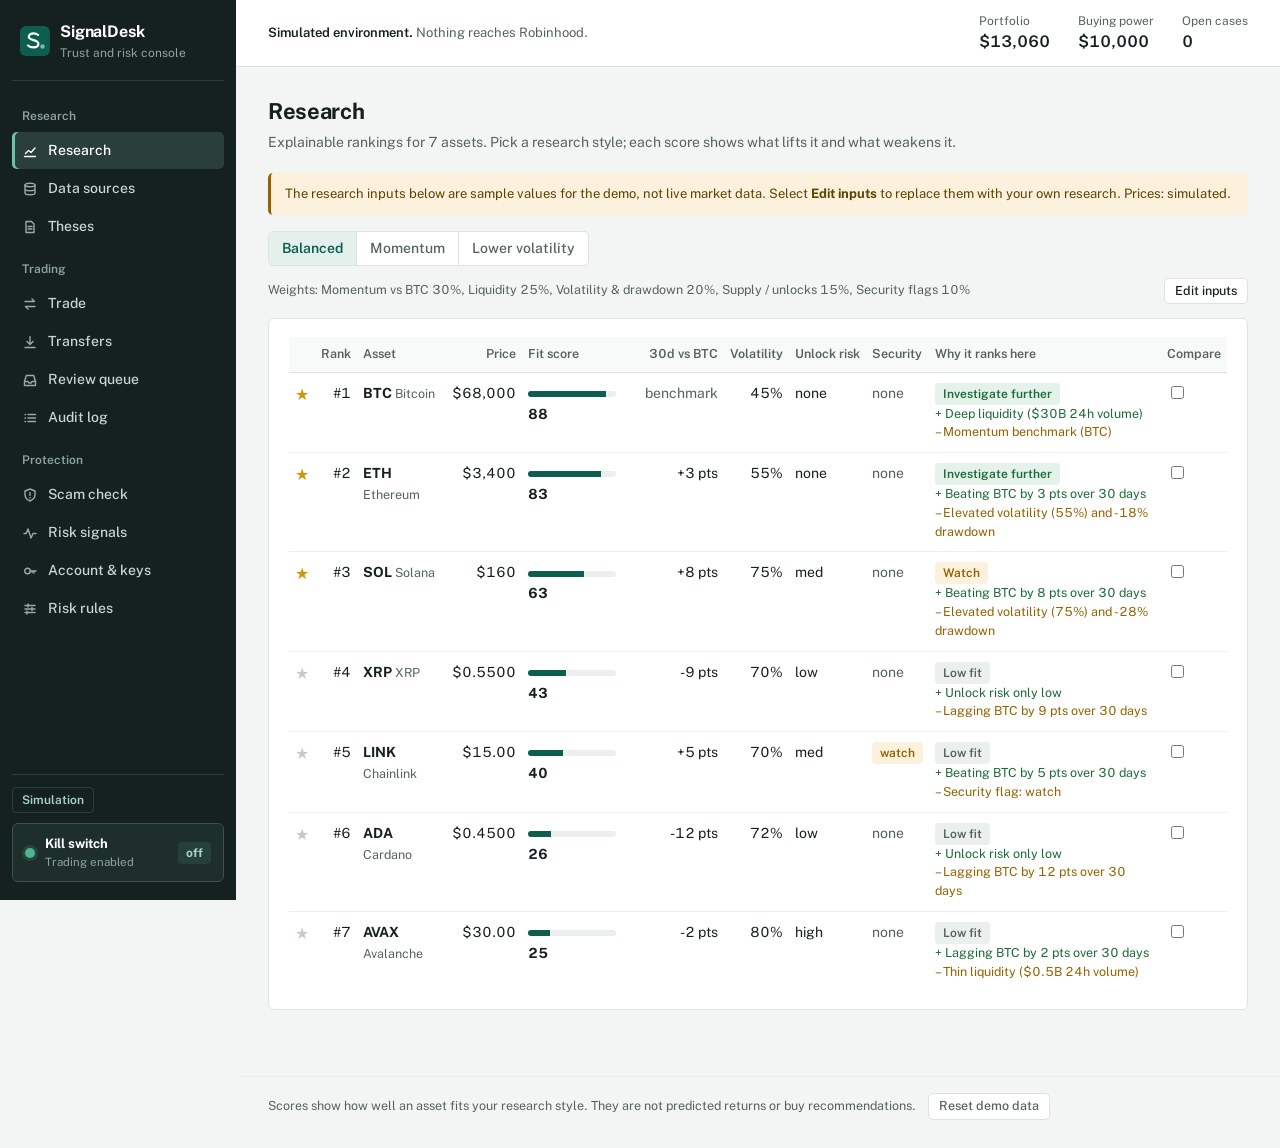
<file: signaldesk-trust-risk/index.html>
<!DOCTYPE html>
<html lang="en">
<head>
<meta charset="utf-8">
<meta name="viewport" content="width=device-width, initial-scale=1">
<title>SignalDesk: Research to Robinhood, with guardrails</title>
<link rel="preconnect" href="https://fonts.googleapis.com">
<link href="https://fonts.googleapis.com/css2?family=Public+Sans:wght@400;500;600;650;700&family=IBM+Plex+Mono:wght@400;500&display=swap" rel="stylesheet">
<style>
:root{
  --ink:#14211F; --ink-2:#1D2E2B; --ink-3:#2A3F3B; --side-text:#C9D6D2; --side-dim:#8FA39E;
  --bg:#F3F5F4; --panel:#FFFFFF; --text:#16201E; --text-2:#55625F; --line:#DDE3E1; --line-2:#EBEFEE; --hover:#F6F8F7;
  --accent:#0E5E4F; --accent-2:#0A4A3E; --accentSoft:#E3F0EC;
  --good:#1B6B3A; --goodSoft:#E5F2E9; --warn:#946200; --warnSoft:#FBF1DC; --bad:#B42318; --badSoft:#FBE9E7; --info:#3E5C76; --infoSoft:#E8EEF3;
  --shadow:#7A8784; --mono:'IBM Plex Mono',ui-monospace,SFMono-Regular,Menlo,monospace;
  --radius:6px;
}
*{box-sizing:border-box}
html,body{margin:0}
body{font-family:'Public Sans',system-ui,-apple-system,'Segoe UI',sans-serif;background:var(--bg);color:var(--text);font-size:14px;line-height:1.5;font-variant-numeric:tabular-nums;-webkit-font-smoothing:antialiased}
button,input,select,textarea{font:inherit;color:inherit}
a{color:var(--accent);text-underline-offset:2px}
:focus-visible{outline:2px solid var(--accent);outline-offset:2px}

/* shell */
.app{display:grid;grid-template-columns:236px minmax(0,1fr);min-height:100vh}
.grid2>*,.grid3>*{min-width:0}
.row>label.f{flex:1 1 130px;min-width:0}
#ticket,#ticket>*{min-width:0}
select,input{max-width:100%}
label.check{display:flex;gap:8px;align-items:flex-start;flex-wrap:nowrap}
label.check input{margin-top:3px;flex:none}
.row>label.f select,.row>label.f input{width:100%}
.side{background:var(--ink);color:var(--side-text);display:flex;flex-direction:column;position:sticky;top:0;height:100vh;padding:18px 12px}
.brand{display:flex;align-items:center;gap:10px;padding:2px 8px 18px;border-bottom:1px solid var(--ink-3);margin-bottom:12px}
.brand svg{flex:none}
.brand b{display:block;color:#fff;font-size:16px;font-weight:700;letter-spacing:-.01em}
.brand span{display:block;color:var(--side-dim);font-size:12px}
nav.tabs{display:flex;flex-direction:column;gap:1px;flex:1;overflow-y:auto}
nav.tabs .grp{color:var(--side-dim);font-size:12px;font-weight:600;padding:14px 10px 6px}
nav.tabs button{display:flex;align-items:center;gap:10px;width:100%;text-align:left;border:0;background:none;color:var(--side-text);padding:8px 10px;border-radius:5px;cursor:pointer;font-weight:500;font-size:14px}
nav.tabs button svg{flex:none;opacity:.75}
nav.tabs button:hover{background:var(--ink-2);color:#fff}
nav.tabs button.on{background:var(--ink-3);color:#fff;box-shadow:inset 3px 0 0 #6FC2A9}
nav.tabs button.on svg{opacity:1}
.badge{margin-left:auto;min-width:20px;padding:0 6px;border-radius:10px;background:var(--bad);color:#fff;font-size:11px;font-weight:600;line-height:18px;text-align:center}
.side-foot{border-top:1px solid var(--ink-3);padding-top:12px;display:flex;flex-direction:column;gap:10px}
.mode{align-self:flex-start;font-size:12px;font-weight:600;padding:3px 9px;border-radius:4px;border:1px solid var(--ink-3);color:var(--side-text)}
.mode.sim{color:#A9D3C6}.mode.dry{color:#F2C46B;border-color:#5C4A1F}.mode.live{color:#FF9C91;border-color:#6B2620}
/* the kill switch: the one deliberately loud control */
.kill{display:grid;grid-template-columns:auto 1fr auto;align-items:center;gap:10px;width:100%;text-align:left;padding:10px 12px;border-radius:6px;border:1px solid #3B524D;background:var(--ink-2);color:#fff;cursor:pointer}
.kill:hover{border-color:#5C7A73}
.kill .led{width:10px;height:10px;border-radius:50%;background:#4FB38F;box-shadow:0 0 0 3px rgba(79,179,143,.18)}
.kill b{display:block;font-size:13px}
.kill small{display:block;color:var(--side-dim);font-size:11.5px}
.kill .state{font-size:12px;font-weight:700;padding:2px 8px;border-radius:4px;background:#25403A;color:#A9D3C6}
.kill.on{background:#5A1712;border-color:#B42318}
.kill.on .led{background:#FF5A47;box-shadow:0 0 0 3px rgba(255,90,71,.25)}
.kill.on small{color:#F3B8B1}
.kill.on .state{background:#B42318;color:#fff}

.main-wrap{min-width:0;display:flex;flex-direction:column}
.top{display:flex;align-items:center;gap:24px;padding:12px 32px;background:var(--panel);border-bottom:1px solid var(--line);position:sticky;top:0;z-index:5}
.top .where{font-size:13px;color:var(--text-2)}
.top .where b{color:var(--text);font-weight:600}
.kpis{display:flex;gap:28px;margin-left:auto}
.kpi{font-size:12px;color:var(--text-2)}
.kpi b{display:block;color:var(--text);font-size:16px;font-weight:600}
main{width:100%;max-width:1200px;padding:28px 32px 48px}
footer{margin-top:auto;color:var(--text-2);font-size:12.5px;padding:16px 32px 28px;display:flex;gap:12px;align-items:center;flex-wrap:wrap;border-top:1px solid var(--line-2)}

/* content */
h2{font-size:22px;font-weight:700;letter-spacing:-.015em;margin:0 0 4px}
.sub{color:var(--text-2);margin:0 0 20px;max-width:78ch}
.panel{background:var(--panel);border:1px solid var(--line);border-radius:var(--radius);padding:18px 20px;margin-bottom:18px}
.panel h3{margin:0 0 12px;font-size:15px;font-weight:650}
.row{display:flex;gap:12px;flex-wrap:wrap;align-items:center}
.grid2{display:grid;grid-template-columns:1fr 1fr;gap:18px}
.grid3{display:grid;grid-template-columns:repeat(3,1fr);gap:18px}
table{width:100%;border-collapse:collapse}
th{text-align:left;font-size:12.5px;color:var(--text-2);font-weight:600;padding:8px 10px;border-bottom:1px solid var(--line);background:#F8FAF9;white-space:nowrap}
td{padding:10px;border-bottom:1px solid var(--line-2);vertical-align:top}
tr:last-child td{border-bottom:0}
tbody tr:hover td{background:var(--hover)}
.num{text-align:right}
.mono{font-family:var(--mono);font-size:12px}
.muted{color:var(--text-2)}
.small{font-size:12.5px}
.btn{border:1px solid var(--line);background:#fff;border-radius:5px;padding:7px 13px;cursor:pointer;font-weight:500;line-height:1.3}
.btn:hover{background:var(--hover);border-color:#C9D2CF}
.btn.primary{background:var(--accent);border-color:var(--accent);color:#fff}
.btn.primary:hover{background:var(--accent-2);border-color:var(--accent-2)}
.btn.danger{color:var(--bad);border-color:#F0C7C2}
.btn.sm{padding:4px 10px;font-size:12.5px}
.btn:disabled{opacity:.5;cursor:not-allowed}
.seg{display:inline-flex;border:1px solid var(--line);border-radius:5px;overflow:hidden;background:#fff}
.seg button{border:0;background:none;padding:6px 13px;cursor:pointer;color:var(--text-2);font-weight:500}
.seg button+button{border-left:1px solid var(--line)}
.seg button.on{background:var(--accentSoft);color:var(--accent);font-weight:600}
.chip{display:inline-block;padding:1px 8px;border-radius:4px;font-size:12px;font-weight:600;white-space:nowrap;line-height:20px}
.chip.pass{background:var(--goodSoft);color:var(--good)}
.chip.warn{background:var(--warnSoft);color:var(--warn)}
.chip.block{background:var(--badSoft);color:var(--bad)}
.chip.info{background:var(--infoSoft);color:var(--info)}
.chip.mutedc{background:var(--line-2);color:var(--text-2)}
.chip.shadow{background:#fff;color:#4B5754;border:1px dashed var(--shadow)}
.scorebar{height:6px;background:var(--line-2);border-radius:3px;width:88px;overflow:hidden;display:inline-block;vertical-align:middle;margin-right:8px}
.scorebar i{display:block;height:100%;background:var(--accent)}
label.f{display:flex;flex-direction:column;gap:5px;font-size:12.5px;color:var(--text-2);font-weight:600}
input[type=text],input[type=number],input[type=date],select,textarea{border:1px solid #CDD5D2;border-radius:5px;padding:7px 10px;background:#fff;min-width:0;font-weight:400;color:var(--text)}
input:focus,select:focus,textarea:focus{outline:2px solid var(--accentSoft);border-color:var(--accent)}
textarea{resize:vertical}
input.cell{width:76px;padding:4px 7px;font-size:12.5px}
.banner{padding:11px 14px;border-radius:5px;background:var(--warnSoft);color:#5E4300;font-size:13px;margin-bottom:16px;border-left:3px solid var(--warn)}
.banner.info{background:var(--accentSoft);color:#0B3F35;border-left-color:var(--accent)}
.banner.bad{background:var(--badSoft);color:#7A1A12;border-left-color:var(--bad)}
.rules td{padding:8px 10px}
td.why{font-size:12.5px;min-width:220px}
@media(max-width:1560px){table.rank-tbl th:nth-child(8),table.rank-tbl td:nth-child(8),table.rank-tbl th:nth-child(9),table.rank-tbl td:nth-child(9){display:none}table.rank-tbl th,table.rank-tbl td{padding-left:6px;padding-right:6px}table.rank-tbl td.why{min-width:190px}}
@media(max-width:1180px){table.rank-tbl th:nth-child(10),table.rank-tbl td:nth-child(10){display:none}}
.why .plus{color:var(--good)}.why .minus{color:var(--warn)}
.card{border:1px solid var(--line);border-radius:var(--radius);padding:14px 16px;margin-bottom:12px;background:#fff}
.card h4{margin:0 0 4px;font-size:14.5px;font-weight:650}
.kv{display:grid;grid-template-columns:150px 1fr;gap:6px 14px;font-size:13.5px}
.kv div:nth-child(odd){color:var(--text-2)}
.modal-bg{position:fixed;inset:0;background:rgba(20,33,31,.5);display:none;align-items:center;justify-content:center;padding:20px;z-index:20}
.modal-bg.on{display:flex}
.modal{background:#fff;border-radius:8px;max-width:600px;width:100%;max-height:90vh;overflow:auto;padding:24px;border:1px solid var(--line)}
.modal h3{margin:0 0 14px;font-size:17px}
.toast{position:fixed;bottom:22px;right:22px;background:var(--ink);color:#fff;padding:10px 16px;border-radius:6px;font-size:13px;opacity:0;transform:translateY(6px);transition:opacity .18s,transform .18s;z-index:30;max-width:380px}
.toast.on{opacity:1;transform:none}
.empty{color:var(--text-2);padding:20px;text-align:center;font-size:13px}
.flex1{flex:1}
.right{margin-left:auto}
.star{cursor:pointer;border:0;background:none;font-size:16px;color:#C3CBC8;padding:0}
.star.on{color:#C99A06}
pre.code{background:var(--ink);color:#DDE7E4;border-radius:6px;padding:12px;font-family:var(--mono);font-size:11.5px;overflow:auto;max-height:220px;white-space:pre-wrap;word-break:break-all}
details summary{cursor:pointer}

@media(max-width:960px){
  .app{grid-template-columns:minmax(0,1fr)}
  .kpis{flex-wrap:wrap}
  .panel{padding:14px}
  .panel{overflow-x:auto}
  .side{position:static;height:auto;padding:12px}
  .brand{border:0;padding-bottom:8px;margin-bottom:4px}
  nav.tabs{flex-direction:row;overflow-x:auto;gap:4px}
  nav.tabs .grp{display:none}
  nav.tabs button{width:auto;white-space:nowrap}
  .side-foot{flex-direction:row;align-items:center;border:0;padding-top:8px}
  .kill{width:auto}
  .top{position:static;padding:10px 16px;flex-wrap:wrap}
  .kpis{margin-left:0;gap:18px}
  main{padding:20px 16px 40px}
  footer{padding:14px 16px 24px}
  .grid2,.grid3{grid-template-columns:1fr}
}
@media(prefers-reduced-motion:reduce){.toast{transition:none}}
</style>
</head>
<body>
<div class="app">
  <aside class="side">
    <div class="brand">
      <svg width="30" height="30" viewBox="0 0 30 30" aria-hidden="true"><rect width="30" height="30" rx="6" fill="#0E5E4F"/><path d="M8 19.5c1.4 1.2 3.4 1.9 5.4 1.9 3 0 5-1.4 5-3.6 0-4.7-9.6-2.6-9.6-7 0-2 1.9-3.4 4.6-3.4 1.8 0 3.4.5 4.7 1.4" fill="none" stroke="#fff" stroke-width="2.2" stroke-linecap="round"/><circle cx="22.5" cy="20.5" r="2.2" fill="#6FC2A9"/></svg>
      <div><b>SignalDesk</b><span>Trust and risk console</span></div>
    </div>
    <nav class="tabs" id="tabs" aria-label="Sections"></nav>
    <div class="side-foot">
      <span class="mode" id="k-mode">Simulation</span>
      <button class="kill" id="k-kill" onclick="toggleKill()" aria-label="Kill switch"></button>
    </div>
  </aside>
  <div class="main-wrap">
    <header class="top">
      <div class="where" id="k-where"></div>
      <div class="kpis">
        <div class="kpi">Portfolio<b id="k-port">–</b></div>
        <div class="kpi">Buying power<b id="k-bp">–</b></div>
        <div class="kpi">Open cases<b id="k-cases">0</b></div>
      </div>
    </header>
    <main id="view"></main>
    <footer><span>Scores show how well an asset fits your research style. They are not predicted returns or buy recommendations.</span><button class="btn sm" onclick="resetDemo()">Reset demo data</button></footer>
  </div>
</div>

<div class="modal-bg" id="modal"><div class="modal" id="modal-body"></div></div>
<div class="toast" id="toast"></div>

<script>
'use strict';
/* ---------- environment ---------- */
const TOKEN = '__SIGNALDESK_TOKEN__';
const ON_BRIDGE = (location.hostname === 'localhost' || location.hostname === '127.0.0.1') && !TOKEN.startsWith('__');
const LS_KEY = 'signaldesk_v1';
const DAY = 864e5;

/* ---------- sample research inputs (illustrative, editable) ---------- */
const ASSET_DEFAULTS = [
  {sym:'BTC', name:'Bitcoin',   price:68000, spread:0.05, ret30:6,  vol:45, dd:-12, liqB:30,  unlock:'none', security:'ok'},
  {sym:'ETH', name:'Ethereum',  price:3400,  spread:0.07, ret30:9,  vol:55, dd:-18, liqB:15,  unlock:'none', security:'ok'},
  {sym:'SOL', name:'Solana',    price:160,   spread:0.15, ret30:14, vol:75, dd:-28, liqB:4,   unlock:'med',  security:'ok'},
  {sym:'XRP', name:'XRP',       price:0.55,  spread:0.20, ret30:-3, vol:70, dd:-25, liqB:2.5, unlock:'low',  security:'ok'},
  {sym:'ADA', name:'Cardano',   price:0.45,  spread:0.30, ret30:-6, vol:72, dd:-35, liqB:0.6, unlock:'low',  security:'ok'},
  {sym:'AVAX',name:'Avalanche', price:30,    spread:0.40, ret30:4,  vol:80, dd:-38, liqB:0.5, unlock:'high', security:'ok'},
  {sym:'LINK',name:'Chainlink', price:15,    spread:0.35, ret30:11, vol:70, dd:-26, liqB:0.7, unlock:'med',  security:'watch'}
];
const STYLES = {
  balanced:{label:'Balanced',        w:{mom:.30, liq:.25, risk:.20, supply:.15, sec:.10}},
  momentum:{label:'Momentum',        w:{mom:.50, liq:.25, risk:.10, supply:.10, sec:.05}},
  lowvol:  {label:'Lower volatility',w:{mom:.10, liq:.25, risk:.45, supply:.10, sec:.10}}
};
const FACTOR_NAMES = {mom:'Momentum vs BTC', liq:'Liquidity', risk:'Volatility & drawdown', supply:'Supply / unlocks', sec:'Security flags'};

function defaultRules(){
  return [
    {id:'kill',     name:'Kill switch',            cat:'Global',   mode:'enforce', enabled:true, locked:true, desc:'Halts every order and cancels open ones.'},
    {id:'signals',  name:'Outside risk signals',   cat:'Signals',  mode:'enforce', enabled:true, param:70, param2:40, desc:'Combined account risk from device and login, identity, blockchain and scam signals.', unit:'account risk score out of 100'},
    {id:'chain', name:'Blockchain analytics', cat:'Signals', mode:'enforce', enabled:true, param:60, param2:25, desc:'Screens wallets whenever crypto moves in or out: deposits from outside wallets and withdrawals to new addresses, plus wallets linked to your account. Sanctioned exposure always blocks.', unit:'exposure score out of 100'},
    {id:'wd_addr',  name:'New address hold',       cat:'Transfers',mode:'enforce', enabled:true, param:24,   desc:'Withdrawals only go to saved addresses, and a new one waits before it can be used. Stops a hijacked session from adding an address and cashing out.', unit:'hours a new withdrawal address waits before it can be used'},
    {id:'wd_security',name:'Security change hold', cat:'Transfers',mode:'enforce', enabled:true, param:24,   desc:'Pauses withdrawals after a new device or a 2FA, password or email change. That\'s when a takeover is most likely.', unit:'hours withdrawals pause after a new device, 2FA, password or email change'},
    {id:'wd_cap',   name:'Daily withdrawal cap',   cat:'Transfers',mode:'enforce', enabled:true, param:2000, desc:'Limits how much can leave the account in a day, so one bad session can\'t empty it.', unit:'USD of withdrawals in a rolling 24h'},
    {id:'thesis',   name:'Thesis is current',      cat:'Thesis',   mode:'enforce', enabled:true, desc:'Buys need a linked thesis inside its review date with no fired risk trigger.'},
    {id:'funds',    name:'Buying power / holdings',cat:'Account',  mode:'enforce', enabled:true, desc:'Buys must fit buying power; sells must fit holdings.'},
    {id:'position', name:'Position limit',         cat:'Exposure', mode:'enforce', enabled:true, param:20,   unit:'% of total portfolio after the trade'},
    {id:'size',     name:'Order size cap',         cat:'Exposure', mode:'enforce', enabled:true, param:1000, unit:'USD per order. Warn above, Block at 2×'},
    {id:'daily',    name:'Daily spend cap',        cat:'Exposure', mode:'enforce', enabled:true, param:2500, unit:'USD of buys in a rolling 24h'},
    {id:'velocity', name:'Velocity / duplicate',   cat:'Trading',  mode:'enforce', enabled:true, param:3,    unit:'orders per symbol in 10 min (more is blocked)'},
    {id:'deviation',name:'Price deviation',        cat:'Trading',  mode:'enforce', enabled:true, param:2,    unit:'% limit price away from live quote (Warn)'},
    {id:'spread',   name:'Spread guard',           cat:'Trading',  mode:'enforce', enabled:true, param:1,    unit:'% bid/ask spread; market orders blocked above'},
    {id:'datatrust', name:'Data trust', cat:'Research', mode:'enforce', enabled:true, desc:'Checks the Data sources result for the asset. Warns when trusted sources disagree and the conflict is unresolved, when the best price source is stale, or when the trading price is outside your tolerance of the trusted price. Blocks when no source has a trusted price.', unit:'uses the cut points on Data sources'},
    {id:'fit',      name:'Research fit',           cat:'Research', mode:'shadow',  enabled:true, param:4,    unit:'worst rank allowed for buys under current style (Warn)'},
    {id:'quiet',    name:'Quiet hours',            cat:'Behavior', mode:'enforce', enabled:true, param:23, param2:6, unit:'local hours, start to end (Warn)'}
  ];
}
function seedHistory(){
  // Earlier activity in this browser profile, Aug to Oct 2026.
  let r = 20260804; const rnd = () => (r = (r*1103515245 + 12345) % 2147483648) / 2147483648;
  const at = (m, d) => new Date(2026, m-1, d, 7 + Math.floor(rnd()*15), Math.floor(rnd()*60)).getTime();
  const E = [
    [8,4,'settings','Rule "Max order size" set to $1,000 (tightened, applied immediately)'],
    [8,4,'thesis','Thesis created for BTC: core holding, add on pullbacks'],
    [8,6,'key','Robinhood API key registered; private key stays on this device'],
    [8,9,'check','O-1001 buy 0.005 BTC limit: passed (0 warn, 0 shadow)','O-1001','kill:pass signals:pass funds:pass size:pass daily:pass'],
    [8,9,'confirm','O-1001 confirmed by user','O-1001'],
    [8,9,'fill','O-1001 filled 0.005 BTC @ $61,240','O-1001'],
    [8,14,'thesis','Thesis created for ETH: staking yield and L2 growth'],
    [8,19,'check','O-1002 buy 1.2 ETH limit: BLOCKED (1 warn, 0 shadow)','O-1002','size:block spread:warn'],
    [8,19,'case','Case opened: O-1002 blocked by Max order size','O-1002'],
    [8,20,'case','Case resolved: sized down, rule working as intended','O-1002'],
    [8,27,'settings','Requested loosening "Daily loss limit" to $500; held for 24-hour cooldown'],
    [8,28,'settings','Cooldown ended; "Daily loss limit" change applied'],
    [9,3,'signals','Login from a new device: on'],
    [9,3,'security','Step-up code verified for order O-1003','O-1003'],
    [9,3,'signals','Login from a new device: off (confirmed as own laptop)'],
    [9,11,'check','O-1004 buy 4 SOL limit: passed (1 warn, 0 shadow)','O-1004','velocity:pass deviation:warn'],
    [9,11,'order','O-1004 cancelled before sending','O-1004'],
    [9,18,'reconcile','Reconciliation run: 0 mismatches'],
    [9,24,'kill','Kill switch ON during market swing'],
    [9,24,'kill','Kill switch off'],
    [10,2,'research','Research style changed to Lower volatility'],
    [10,8,'check','O-1005 buy 0.003 BTC limit: passed (0 warn, 0 shadow)','O-1005','kill:pass signals:pass size:pass'],
    [10,8,'fill','O-1005 filled 0.003 BTC @ $63,910','O-1005'],
    [10,15,'anomaly','Order velocity limit hit on BTC'],
    [10,15,'case','Case opened: velocity anomaly on BTC'],
    [10,16,'case','Case resolved: duplicate clicks, no order sent'],
    [10,22,'settings','Rule "Outside risk signals" moved from shadow to enforce'],
    [10,29,'reconcile','Reconciliation run: 0 mismatches'],
  ];
  return E.map(([m,d,type,detail,orderId,rules]) => ({ts:at(m,d), type, detail, ...(orderId?{orderId}:{}), ...(rules?{rules}:{}), seeded:true}))
          .sort((a,b)=>b.ts-a.ts);
}
function redateEntries(){
  // Spread entries that all landed on one day across Aug to early Nov 2026, keeping each order's steps together.
  const mine = S.audit.filter(a=>!a.seeded).sort((a,b)=>a.ts-b.ts);
  if(!mine.length) return;
  const groups = []; let g = null;
  for(const a of mine){
    const same = g && ((a.orderId && a.orderId===g.orderId) || (!a.orderId && a.ts - g.last < 60000));
    if(!same){ g = {items:[], orderId:a.orderId, first:a.ts, last:a.ts}; groups.push(g); }
    g.items.push(a); g.last = a.ts; if(a.orderId) g.orderId = a.orderId;
  }
  let r = 7351; const rnd = () => (r = (r*1103515245 + 12345) % 2147483648) / 2147483648;
  const start = new Date(2026,7,5).getTime(), end = new Date(2026,10,3).getTime();
  const days = groups.map(()=> start + rnd()*(end-start)).sort((a,b)=>a-b);
  const tsMap = new Map();
  groups.forEach((grp,i)=>{
    const d = new Date(days[i]); d.setHours(8 + Math.floor(rnd()*13), Math.floor(rnd()*60), 0, 0);
    grp.items.forEach(a=>{ const nt = d.getTime() + (a.ts - grp.first); tsMap.set(a.ts, nt); a.ts = nt; });
  });
  (S.orders||[]).forEach(o=>{ const e = (S.audit.find(a=>a.orderId===o.id && !a.seeded)); if(e) o.ts = e.ts; });
  S.audit.sort((a,b)=>b.ts-a.ts);
}
function defaultState(){
  const now = Date.now();
  return {
    v:1, style:'balanced', assets:JSON.parse(JSON.stringify(ASSET_DEFAULTS)),
    shortlist:['BTC','ETH','SOL'], compare:[],
    theses:[
      {id:'T1', sym:'BTC', statement:'Core holding. Add on pullbacks while it leads the market on liquidity.', invalidation:'Loses relative strength for 30 days or breaks below my trigger price.', review:new Date(now+20*DAY).toISOString().slice(0,10), triggers:[{kind:'below', price:57800}], notes:'', created:now-30*DAY},
      {id:'T2', sym:'ETH', statement:'Momentum improving vs BTC; liquidity is deep.', invalidation:'Momentum vs BTC turns negative.', review:new Date(now-3*DAY).toISOString().slice(0,10), triggers:[{kind:'below', price:2900}], notes:'', created:now-40*DAY}
    ],
    cash:10000, holdings:{BTC:0.02, ETH:0.5},
    broker:{orders:{}, holdings:{BTC:0.02, ETH:0.5}},
    orders:[], cases:[], audit:seedHistory(), historySeeded:true, addresses:[], transfers:[], anomalies:[], pending:[],
    rules:defaultRules(), kill:false, settingsChangedAt:0, forceSim:false,
    keys:[
      {id:'K1', label:'research-readonly', scopes:['Account read','Holdings read','Market data'], created:now-30*DAY, prefix:'rh-api-••••' + rnd4(), status:'active'},
      {id:'K2', label:'execution',          scopes:['Account read','Holdings read','Market data','Place orders','Cancel orders'], created:now-30*DAY, prefix:'rh-api-••••' + rnd4(), status:'active'}
    ],
    seq:{order:1, case:1, thesis:3, transfer:1}
  };
}
function rnd4(){return Math.random().toString(16).slice(2,6)}

/* ---------- state ---------- */
let S = load();
S.scamChecks = S.scamChecks || [];
if(!S.historySeeded){ S.audit = S.audit.concat(seedHistory()).sort((a,b)=>b.ts-a.ts); S.historySeeded = true; }
if(!S.historyRedated){ redateEntries(); S.historyRedated = true; save(); }
S.signals = S.signals || defaultSignals();
if(!S.rules.find(r=>r.id==='signals')) S.rules.splice(1, 0, {id:'signals', name:'Outside risk signals', cat:'Signals', mode:'enforce', enabled:true, param:70, param2:40, desc:'Combined account risk from device and login, identity, blockchain and scam signals.', unit:'account risk score out of 100'});
S.rules.forEach(r=>{ if(r.id==='chain'){ r.desc='Screens wallets whenever crypto moves in or out: deposits from outside wallets and withdrawals to new addresses, plus wallets linked to your account. Sanctioned exposure always blocks.'; r.unit='exposure score out of 100'; } if(r.id==='signals'){ r.desc='Combined account risk from device and login, identity, blockchain and scam signals.'; r.unit='account risk score out of 100'; } });
['wd_addr','wd_security','wd_cap'].forEach(id => { const ex = S.rules.find(r=>r.id===id); if(ex && !ex.desc) ex.desc = defaultRules().find(r=>r.id===id).desc; if(!S.rules.find(r=>r.id===id)){ const d = defaultRules().find(r=>r.id===id); const k = S.rules.findIndex(r=>r.id==='thesis'); S.rules.splice(k<0?S.rules.length:k, 0, d); } });
S.addresses = S.addresses || []; S.transfers = S.transfers || []; S.seq.transfer = S.seq.transfer || 1;
if(!S.rules.find(r=>r.id==='chain')){ const k = S.rules.findIndex(r=>r.id==='signals'); S.rules.splice(k+1, 0, {id:'chain', name:'Blockchain analytics', cat:'Signals', mode:'enforce', enabled:true, param:60, param2:25, desc:'Screens wallets whenever crypto moves in or out: deposits from outside wallets and withdrawals to new addresses, plus wallets linked to your account. Sanctioned exposure always blocks.', unit:'exposure score out of 100'}); }
if(!S.rules.find(r=>r.id==='datatrust')){ const k = S.rules.findIndex(r=>r.id==='fit'); S.rules.splice(k<0?S.rules.length:k, 0, {id:'datatrust', name:'Data trust', cat:'Research', mode:'enforce', enabled:true, desc:'Checks the Data sources result for the asset. Warns when trusted sources disagree and the conflict is unresolved, when the best price source is stale, or when the trading price is outside your tolerance of the trusted price. Blocks when no source has a trusted price.', unit:'uses the cut points on Data sources'}); }
function load(){ try{ const raw = localStorage.getItem(LS_KEY); if(raw){ const s = JSON.parse(raw); if(s && s.v===1) return s; } }catch(e){} return defaultState(); }
function save(){ try{ localStorage.setItem(LS_KEY, JSON.stringify(S)); }catch(e){} }
function resetDemo(){ openModal(`<h3>Reset demo data?</h3><p class="muted">This clears theses, orders, cases, the audit log and rule settings in this browser.</p><div class="row"><button class="btn primary" onclick="S=defaultState();save();closeModal();initMarket();render();toast('Demo data reset')">Reset</button><button class="btn" onclick="closeModal()">Cancel</button></div>`); }

/* ---------- market data ---------- */
const M = {};
let bridge = {status:null, priceSource:'sim'};
function initMarket(){
  S.assets.forEach(a => { M[a.sym] = M[a.sym] || {}; setQuote(a.sym, a.price, a.spread); });
}
function setQuote(sym, mid, spreadPct){
  const half = mid * spreadPct/100/2;
  M[sym] = {mid, bid:mid-half, ask:mid+half, spread:spreadPct, ts:Date.now()};
}
function tickSim(){
  if(bridge.priceSource === 'robinhood') return;
  S.assets.forEach(a => {
    const q = M[a.sym]; const drift = (Math.random()-0.5) * 0.003;
    setQuote(a.sym, q.mid*(1+drift), a.spread);
  });
  fillOpenSimOrders();
  evaluateTriggers();
  updateHeader();
  if(tab==='research' || tab==='trade') softRefresh();
}
async function pollBridgeQuotes(){
  if(!liveMode() || !bridge.status || !bridge.status.configured) return;
  try{
    const r = await api('GET', '/api/quotes?symbols=' + S.assets.map(a=>a.sym).join(','));
    (r.quotes||[]).forEach(q => {
      const sym = q.symbol.replace('-USD','');
      const bid = +q.bid, ask = +q.ask; if(!bid || !ask) return;
      M[sym] = {mid:(bid+ask)/2, bid, ask, spread:(ask-bid)/((bid+ask)/2)*100, ts:Date.now()};
    });
    bridge.priceSource = 'robinhood';
    updateHeader(); if(tab==='research'||tab==='trade') softRefresh();
  }catch(e){ bridge.priceSource = 'sim'; }
}

/* ---------- bridge (local service) ---------- */
function liveMode(){ return ON_BRIDGE && !S.forceSim && bridge.status && bridge.status.configured; }
function modeLabel(){ if(!liveMode()) return {cls:'sim', text:'Simulation'}; return bridge.status.dry_run ? {cls:'dry', text:'Bridge: dry run'} : {cls:'live', text:'Bridge: LIVE'}; }
async function api(method, path, body){
  const res = await fetch(path, {method, headers:{'Content-Type':'application/json','X-SignalDesk-Token':TOKEN}, body: body?JSON.stringify(body):undefined});
  const data = await res.json().catch(()=>({}));
  if(!res.ok){ const err = new Error(data.error || ('HTTP '+res.status)); err.status = res.status; err.data = data; throw err; }
  return data;
}
async function initBridge(){
  if(!ON_BRIDGE) return;
  try{ bridge.status = await api('GET','/api/status'); }catch(e){ bridge.status = {configured:false, error:e.message}; }
  if(liveMode()){ await syncLiveAccount(); pollBridgeQuotes(); setInterval(pollBridgeQuotes, 15000); }
  render();
}
async function syncLiveAccount(){
  try{
    const acct = await api('GET','/api/account');
    if(acct && acct.buying_power != null) S.cash = +acct.buying_power;
    const h = await api('GET','/api/holdings');
    const hold = {}; (h.results||[]).forEach(x => { hold[x.asset_code] = +x.total_quantity; });
    S.holdings = hold; S.broker.holdings = {...hold};
    save(); updateHeader();
  }catch(e){ logAudit('bridge', 'Account sync failed: ' + e.message); if(e.status===401) recordAnomaly('Signature rejected (401) by Robinhood', 'Possible key problem: check the key or revoke it.'); }
}

/* ---------- helpers ---------- */
const $ = id => document.getElementById(id);
function esc(s){ return String(s==null?'':s).replace(/[&<>"']/g, c => ({'&':'&amp;','<':'&lt;','>':'&gt;','"':'&quot;',"'":'&#39;'}[c])); }
function usd(n, d){ if(n==null||isNaN(n)) return '–'; const digits = d!=null?d:(Math.abs(n)<1?4:2); return '$' + Number(n).toLocaleString('en-US',{minimumFractionDigits:digits, maximumFractionDigits:digits}); }
function px(n){ return usd(n, n<1?4:(n<100?2:0)); }
function qty(n){ return Number(n).toLocaleString('en-US',{maximumFractionDigits:8}); }
function pct(n, d=1){ return (n>0?'+':'') + Number(n).toFixed(d) + '%'; }
function when(ts){ const d = new Date(ts); return d.toLocaleDateString('en-US',{month:'short',day:'numeric',year: d.getFullYear()!==new Date().getFullYear()?'numeric':undefined}) + ' ' + d.toLocaleTimeString('en-US',{hour:'numeric',minute:'2-digit'}); }
function uuid(){ return (crypto.randomUUID ? crypto.randomUUID() : 'xxxxxxxx-xxxx-4xxx-yxxx-xxxxxxxxxxxx'.replace(/[xy]/g, c => { const r = Math.random()*16|0; return (c==='x'?r:(r&3|8)).toString(16); })); }
function toast(msg){ const t = $('toast'); t.textContent = msg; t.classList.add('on'); clearTimeout(t._h); t._h = setTimeout(()=>t.classList.remove('on'), 2600); }
function openModal(html){ $('modal-body').innerHTML = html; $('modal').classList.add('on'); }
function closeModal(){ $('modal').classList.remove('on'); }
function rule(id){ return S.rules.find(r => r.id===id); }
function today(){ return new Date().toISOString().slice(0,10); }

function portfolioValue(holdings, cash){
  holdings = holdings || S.holdings; cash = cash==null ? S.cash : cash;
  return cash + Object.entries(holdings).reduce((s,[k,v]) => s + (M[k]?M[k].mid:0)*v, 0);
}

/* ---------- audit ---------- */
function logAudit(type, detail, extra){
  S.audit.unshift({ts:Date.now(), type, detail, ...(extra||{})});
  if(S.audit.length > 1000) S.audit.length = 1000;
  save();
}
function recordAnomaly(title, detail){
  S.anomalies.unshift({ts:Date.now(), title, detail, ack:false});
  logAudit('anomaly', title + ': ' + detail);
}

/* ---------- research scoring ---------- */
function computeScores(){
  const style = STYLES[S.style];
  const btc = S.assets.find(a=>a.sym==='BTC');
  const raw = S.assets.map(a => ({
    sym:a.sym,
    mom: a.ret30 - (btc?btc.ret30:0),
    liq: Math.log10(Math.max(a.liqB, 0.001)),
    risk: -(a.vol/100) + (a.dd/100),
    supply: {none:100, low:75, med:40, high:10}[a.unlock] ?? 50,
    sec: a.security==='ok' ? 100 : 40
  }));
  const keys = Object.keys(style.w);
  const norm = {};
  keys.forEach(k => {
    const vals = raw.map(r=>r[k]); const lo = Math.min(...vals), hi = Math.max(...vals);
    raw.forEach(r => { norm[r.sym] = norm[r.sym]||{}; norm[r.sym][k] = hi===lo ? 50 : (r[k]-lo)/(hi-lo)*100; });
  });
  const out = S.assets.map(a => {
    const n = norm[a.sym]; let score = 0; keys.forEach(k => score += n[k]*style.w[k]);
    const contrib = keys.map(k => ({k, v:n[k], w:style.w[k]}));
    const best = contrib.slice().sort((x,y)=>y.v*y.w - x.v*x.w)[0];
    const worst = contrib.filter(c=>c.w>=0.1).sort((x,y)=>x.v-y.v)[0];
    return {a, score:Math.round(score), n, best, worst, relMom:raw.find(r=>r.sym===a.sym).mom};
  }).sort((x,y)=>y.score-x.score);
  out.forEach((r,i)=>r.rank=i+1);
  return out;
}
function factorText(k, a, rel, good){
  switch(k){
    case 'mom': return a.sym==='BTC' ? 'Momentum benchmark (BTC)' : rel > 0 ? `Beating BTC by ${rel.toFixed(0)} pts over 30 days` : rel < 0 ? `Lagging BTC by ${Math.abs(rel).toFixed(0)} pts over 30 days` : 'Level with BTC over 30 days';
    case 'liq': return good ? `Deep liquidity ($${a.liqB}B 24h volume)` : `Thin liquidity ($${a.liqB}B 24h volume)`;
    case 'risk': return good ? `Lower volatility (${a.vol}% annualized)` : `Elevated volatility (${a.vol}%) and ${a.dd}% drawdown`;
    case 'supply': return good ? (a.unlock==='none'?'No token unlock flagged':`Unlock risk only ${a.unlock}`) : `Token unlock risk: ${a.unlock}`;
    case 'sec': return good ? 'No security flags entered' : 'Security flag: watch';
  }
}
function verdict(score){ return score>=65 ? ['Investigate further','pass'] : score>=45 ? ['Watch','warn'] : ['Low fit','mutedc']; }

/* ---------- theses ---------- */
function thesisStatus(t){
  const q = M[t.sym]; const fired = (t.triggers||[]).filter(tr => q && (tr.kind==='below' ? q.mid < tr.price : q.mid > tr.price));
  if(fired.length) return {code:'trigger', label:'Risk trigger fired', cls:'block', fired};
  if(t.review < today()) return {code:'review', label:'Review due', cls:'warn', fired:[]};
  return {code:'current', label:'Current', cls:'pass', fired:[]};
}
const firedSeen = new Set();
function evaluateTriggers(){
  S.theses.forEach(t => { const st = thesisStatus(t); st.fired.forEach(f => { const key = t.id+f.kind+f.price; if(!firedSeen.has(key)){ firedSeen.add(key); logAudit('thesis', `Risk trigger fired on ${t.sym} thesis ${t.id}: price ${f.kind} ${px(f.price)}`); } }); });
}

/* ---------- rules engine ---------- */
function evaluateOrder(o){
  const R = [];
  const q = M[o.sym];
  const ranked = computeScores();
  const rank = (ranked.find(r=>r.a.sym===o.sym)||{}).rank;
  const notional = o.notional;
  const add = (id, outcome, detail) => { const r = rule(id); if(!r) return; if(!r.enabled){ R.push({id, name:r.name, outcome:'skip', detail:'Rule disabled', shadow:false}); return; } R.push({id, name:r.name, outcome, detail, shadow: r.mode==='shadow' && outcome!=='pass'}); };

  add('kill', S.kill ? 'block' : 'pass', S.kill ? 'Kill switch is on' : 'Trading enabled');
  { const r = rule('chain'); if(r){ const v = S.signals.vendors.chain;
      if(v && v.status==='down') add('chain', v.mode==='closed' ? 'block' : 'pass', v.mode==='closed' ? 'Blockchain analytics unavailable (fail-closed)' : 'Blockchain analytics unavailable; continued fail-open');
      else if(S.signals.events.sanctioned) add('chain','block','Exposure to a sanctioned address. Hard stop; needs compliance review.');
      else { const sc = vendorScore('chain'); add('chain', sc >= r.param ? 'block' : sc >= r.param2 ? 'warn' : 'pass', `Wallet exposure ${sc}/100 (warn ${r.param2}, block ${r.param})`); } } }
  { const r = rule('signals'); if(r){ const sum = signalSummary();
      const closedDown = sum.down.filter(v => S.signals.vendors[v.id].mode==='closed'), openDown = sum.down.filter(v => S.signals.vendors[v.id].mode==='open');
      if(closedDown.length) add('signals','block', `${closedDown.map(v=>v.name).join(', ')} unavailable (fail-closed)`);
      else add('signals', sum.score >= r.param ? 'block' : sum.score >= r.param2 ? 'warn' : 'pass', `Account risk ${sum.score}/100 (warn ${r.param2}, block ${r.param})${openDown.length ? '; ' + openDown.map(v=>v.name).join(', ') + ' unavailable, continued fail-open' : ''}`); } }

  if(o.side==='buy'){
    const t = S.theses.find(t=>t.id===o.thesisId);
    if(!t) add('thesis','block','No thesis linked to this buy');
    else { const st = thesisStatus(t); add('thesis', st.code==='current'?'pass':'block', st.code==='current' ? `Thesis ${t.id} is current (review ${t.review})` : `Thesis ${t.id}: ${st.label}`); }
  } else add('thesis','pass','Sells do not need a thesis');

  if(o.side==='buy') add('funds', notional <= S.cash ? 'pass':'block', `Needs ${usd(notional)} of ${usd(S.cash)} buying power`);
  else { const have = S.holdings[o.sym]||0; add('funds', o.qty <= have ? 'pass':'block', `Selling ${qty(o.qty)} of ${qty(have)} ${o.sym} held`); }

  { const r = rule('position'); const posAfter = ((S.holdings[o.sym]||0) + (o.side==='buy'?o.qty:-o.qty)) * q.mid; const share = posAfter / portfolioValue() * 100;
    add('position', o.side==='sell' || share <= r.param ? 'pass':'block', `${o.sym} would be ${share.toFixed(1)}% of portfolio (limit ${r.param}%)`); }

  { const r = rule('size'); const out = notional > 2*r.param ? 'block' : notional > r.param ? 'warn' : 'pass';
    add('size', out, `${usd(notional)} vs cap ${usd(r.param,0)}`); }

  if(o.side==='buy'){ const r = rule('daily'); const spent = S.orders.filter(x => x.id!==o.id && x.side==='buy' && x.ts > Date.now()-DAY && ['filled','open','submitted','dry-run'].includes(x.status)).reduce((s,x)=>s+x.notional,0);
    add('daily', spent + notional <= r.param ? 'pass':'block', `${usd(spent)} spent in 24h + ${usd(notional)} vs cap ${usd(r.param,0)}`); }
  else add('daily','pass','Sells do not count');

  { const r = rule('velocity'); const n = S.orders.filter(x => x.id!==o.id && x.sym===o.sym && x.ts > Date.now()-10*60e3).length;
    add('velocity', n < r.param ? 'pass':'block', `${n} ${o.sym} order attempts in last 10 min (limit ${r.param})`); }

  if(o.type==='limit'){ const r = rule('deviation'); const ref = o.side==='buy' ? q.ask : q.bid; const dev = (o.limit - ref)/ref*100;
    add('deviation', Math.abs(dev) <= r.param ? 'pass':'warn', `Limit ${px(o.limit)} is ${pct(dev,2)} from ${o.side==='buy'?'ask':'bid'} ${px(ref)}`); }
  else add('deviation','pass','Market order: checked by spread guard');

  { const r = rule('spread'); add('spread', o.type==='market' && q.spread > r.param ? 'block':'pass', `Spread ${q.spread.toFixed(2)}% (guard ${r.param}%${o.type==='market'?'':'; limit order'})`); }

  { const d = dataTrustFor(o.sym, q.mid); add('datatrust', d.outcome, d.detail); }

  if(o.side==='buy'){ const r = rule('fit'); add('fit', rank <= r.param ? 'pass':'warn', `${o.sym} ranks #${rank} of ${S.assets.length} under ${STYLES[S.style].label} (cutoff #${r.param})`); }
  else add('fit','pass','Not applied to sells');

  { const r = rule('quiet'); const h = new Date().getHours(); const inQuiet = r.param > r.param2 ? (h >= r.param || h < r.param2) : (h >= r.param && h < r.param2);
    add('quiet', inQuiet ? 'warn':'pass', `Local hour ${h}:00; quiet ${r.param}:00 to ${r.param2}:00`); }

  const enforcedBlocks = R.filter(r => r.outcome==='block' && !r.shadow);
  const enforcedWarns = R.filter(r => r.outcome==='warn' && !r.shadow);
  return {results:R, rank, blocked:enforcedBlocks.length>0, warns:enforcedWarns, blocks:enforcedBlocks};
}

/* ---------- step-up ---------- */
let stepCode = null;
function needsStepUp(o){ return o.notional > rule('size').param || (Date.now() - S.settingsChangedAt) < DAY; }

/* ---------- order flow ---------- */
let draft = null;
function buildDraft(form){
  const sym = form.sym.value, side = form.side.value, type = form.type.value;
  const qn = parseFloat(form.qty.value); const limit = parseFloat(form.limit.value);
  if(!(qn>0)) { toast('Enter a quantity above zero'); return null; }
  if(type==='limit' && !(limit>0)) { toast('Enter a limit price'); return null; }
  const q = M[sym]; const priceUsed = type==='limit' ? limit : (side==='buy'?q.ask:q.bid);
  return {sym, side, type, qty:qn, limit: type==='limit'?limit:null, notional: qn*priceUsed, thesisId: form.thesis.value || null};
}
function runChecks(){
  const o = buildDraft($('ticket')); if(!o) return;
  const ev = evaluateOrder(o);
  const order = {...o, id:'O'+(S.seq.order++), clientOrderId:uuid(), ts:Date.now(), rank:ev.rank, results:ev.results, status: ev.blocked ? 'blocked' : 'checked', mode: liveMode() ? (bridge.status.dry_run?'dry-run':'live') : 'sim'};
  S.orders.unshift(order);
  logAudit('check', `${order.id} ${o.side} ${qty(o.qty)} ${o.sym} ${o.type}: ${ev.blocked?'BLOCKED':'passed'} (${ev.warns.length} warn, ${ev.results.filter(r=>r.shadow).length} shadow)`, {orderId:order.id, rules:ev.results.map(r=>r.id+':'+r.outcome+(r.shadow?'(shadow)':'')).join(' ')});
  if(ev.blocked){
    openCase('Blocked order', `${order.id}: ${o.side} ${qty(o.qty)} ${o.sym} blocked by ${ev.blocks.map(b=>b.name).join(', ')}`, {orderId:order.id});
    if(ev.blocks.some(b=>b.id==='velocity')) recordAnomaly('Order velocity limit hit on ' + o.sym, 'Possible runaway script or repeated clicks.');
  }
  prefill = {sym:o.sym, side:o.side, type:o.type, qty:o.qty, limit:o.limit, thesis:o.thesisId};
  draft = order; save(); render();
  if(!ev.blocked) openConfirm(order);
}
function openConfirm(order){
  const ev = evaluateOrder(order);
  const step = needsStepUp(order);
  if(step) stepCode = String(Math.floor(100000 + Math.random()*900000));
  const warns = ev.warns.map((w,i)=>`<label class="check small" style="margin:6px 0"><input type="checkbox" class="ack" data-i="${i}"> <span><span class="chip warn">Warn</span> <b>${esc(w.name)}</b>: ${esc(w.detail)}</span></label>`).join('');
  openModal(`<h3>Confirm order ${order.id}</h3>
    <div class="kv" style="margin-bottom:12px">
      <div>Order</div><div><b>${order.side.toUpperCase()} ${qty(order.qty)} ${order.sym}</b>, ${order.type}${order.limit?' @ '+px(order.limit):''}</div>
      <div>Estimated value</div><div>${usd(order.notional)}</div>
      <div>Thesis</div><div>${order.thesisId ? esc(order.thesisId) : '<span class="muted">none</span>'}</div>
      <div>Research rank</div><div>#${ev.rank} under ${STYLES[S.style].label}</div>
      <div>Sends to</div><div>${liveMode() ? (bridge.status.dry_run ? 'Local bridge (dry run, not sent to Robinhood)' : '<b style="color:var(--bad)">Robinhood, LIVE</b>') : 'Simulated broker'}</div>
    </div>
    ${warns ? '<div class="small muted">Acknowledge each warning to continue:</div>'+warns : '<div class="chip pass">All enforced rules passed</div>'}
    ${step ? `<div class="panel" style="margin-top:12px;background:var(--soft)"><b class="small">Step-up confirmation</b><div class="small muted">${order.notional > rule('size').param ? 'Order is above your size cap.' : 'Your rule settings changed in the last 24 hours.'} Enter the code from your authenticator.</div><div class="row" style="margin-top:8px"><input type="text" id="stepcode" inputmode="numeric" maxlength="6" placeholder="6-digit code" style="width:140px"><span class="small muted">Authenticator code (simulation): <span class="mono">${stepCode}</span></span></div></div>` : ''}
    <div class="row" style="margin-top:16px"><button class="btn primary" onclick="confirmOrder('${order.id}', ${step})">Confirm and send</button><button class="btn" onclick="cancelDraft('${order.id}')">Cancel</button></div>`);
}
function cancelDraft(id){ const o = S.orders.find(x=>x.id===id); if(o && o.status==='checked'){ o.status='cancelled'; logAudit('order', `${id} cancelled before sending`, {orderId:id}); save(); } closeModal(); render(); }
async function confirmOrder(id, step){
  const o = S.orders.find(x=>x.id===id); if(!o) return;
  const acks = [...document.querySelectorAll('.ack')]; if(acks.some(a=>!a.checked)){ toast('Acknowledge every warning first'); return; }
  if(step){ const v = ($('stepcode')||{}).value; if(v !== stepCode){ toast('Step-up code does not match'); logAudit('security', `${id}: step-up code failed`, {orderId:id}); save(); return; } }
  const ev = evaluateOrder(o); if(ev.blocked){ o.status='blocked'; o.results = ev.results; openCase('Blocked order', `${o.id}: conditions changed before confirmation`, {orderId:o.id}); save(); closeModal(); render(); return; }
  o.confirmedAt = Date.now(); o.ackWarnings = ev.warns.map(w=>w.id); o.stepUp = !!step;
  logAudit('confirm', `${id} confirmed${step?' with step-up':''}${o.ackWarnings.length?'; acknowledged '+o.ackWarnings.join(', '):''}`, {orderId:id});
  closeModal();
  await submitOrder(o);
}
async function submitOrder(o){
  o.status = 'submitted'; save(); render();
  if(liveMode()){
    try{
      const r = await api('POST','/api/orders', {client_order_id:o.clientOrderId, symbol:o.sym+'-USD', side:o.side, type:o.type, asset_quantity:String(o.qty), limit_price:o.limit!=null?String(o.limit):null, notional_usd:o.notional, signaldesk_order_id:o.id});
      if(r.dry_run){ o.status='dry-run'; o.brokerId = r.order && r.order.id; o.preview = r.request_preview; logAudit('order', `${o.id} dry run: signed request built, not sent`, {orderId:o.id}); }
      else { o.brokerId = r.order.id; o.status = mapState(r.order.state); applyLiveFill(o, r.order); logAudit('order', `${o.id} sent to Robinhood as ${o.brokerId} (${r.order.state})`, {orderId:o.id}); }
    }catch(e){
      o.status = 'failed'; o.error = e.message; logAudit('order', `${o.id} failed: ${e.message}`, {orderId:o.id});
      if(e.status===401) recordAnomaly('Signature rejected (401)', 'Robinhood rejected the request signature. Check or revoke the key.');
      if(e.status===429) logAudit('bridge','Rate limited by Robinhood (429); bridge backed off');
      openCase('Failed order', `${o.id}: ${e.message}`, {orderId:o.id});
    }
    save(); render(); return;
  }
  // simulated broker
  await new Promise(r=>setTimeout(r, 900));
  o.brokerId = 'sim-' + o.clientOrderId.slice(0,8);
  S.broker.orders[o.brokerId] = {id:o.brokerId, client_order_id:o.clientOrderId, symbol:o.sym, side:o.side, qty:o.qty, filled:0, state:'open'};
  o.status = 'open'; logAudit('order', `${o.id} accepted by simulated broker as ${o.brokerId}`, {orderId:o.id});
  fillOpenSimOrders(); save(); render();
}
function mapState(s){ return ({filled:'filled', open:'open', partially_filled:'open', canceled:'cancelled', cancelled:'cancelled', failed:'failed'})[s] || s || 'submitted'; }
function applyLiveFill(o, bo){ if(bo.filled_asset_quantity!=null) o.filledQty = +bo.filled_asset_quantity; if(bo.average_price!=null) o.avgPrice = +bo.average_price; }
function fillOpenSimOrders(){
  S.orders.filter(o => o.status==='open' && o.mode==='sim').forEach(o => {
    const q = M[o.sym]; const crosses = o.type==='market' || (o.side==='buy' ? o.limit >= q.ask : o.limit <= q.bid);
    if(!crosses) return;
    const price = o.type==='market' ? (o.side==='buy'?q.ask:q.bid) : o.limit;
    if(o.side==='buy' && S.cash < o.qty*price){ return; }
    o.status='filled'; o.filledQty=o.qty; o.avgPrice=price; o.filledAt=Date.now();
    const sign = o.side==='buy'?1:-1;
    S.holdings[o.sym] = +( (S.holdings[o.sym]||0) + sign*o.qty ).toFixed(10);
    S.cash -= sign*o.qty*price;
    const bo = S.broker.orders[o.brokerId]; if(bo){ bo.filled = o.qty; bo.state='filled'; bo.avg = price; }
    S.broker.holdings[o.sym] = +((S.broker.holdings[o.sym]||0) + sign*o.qty).toFixed(10);
    logAudit('fill', `${o.id} filled ${qty(o.qty)} ${o.sym} @ ${px(price)}`, {orderId:o.id});
    const fills = S.orders.filter(x=>x.status==='filled' && x.id!==o.id).map(x=>x.notional).sort((a,b)=>a-b);
    if(fills.length>=3){ const med = fills[Math.floor(fills.length/2)]; if(o.notional > 3*med) recordAnomaly('Order outside your normal size', `${o.id} is ${(o.notional/med).toFixed(1)}× your median order.`); }
  });
  save();
}
async function cancelOrder(id){
  const o = S.orders.find(x=>x.id===id); if(!o) return;
  if(o.mode!=='sim' && liveMode() && o.brokerId){ try{ await api('POST', `/api/orders/${encodeURIComponent(o.brokerId)}/cancel`); }catch(e){ toast('Cancel failed: '+e.message); return; } }
  if(S.broker.orders[o.brokerId]) S.broker.orders[o.brokerId].state='cancelled';
  o.status='cancelled'; logAudit('order', `${id} cancelled`, {orderId:id}); save(); render();
}

/* ---------- kill switch ---------- */
function toggleKill(){
  if(!S.kill){ setKill(true, 'Manual'); return; }
  const code = String(Math.floor(100000 + Math.random()*900000));
  openModal(`<h3>Turn trading back on?</h3><p class="muted small">Turning the kill switch off needs step-up confirmation.</p><div class="row"><input type="text" id="killcode" maxlength="6" placeholder="6-digit code" style="width:140px"><span class="small muted">Authenticator code (simulation): <span class="mono">${code}</span></span></div><div class="row" style="margin-top:14px"><button class="btn primary" onclick="if($('killcode').value==='${code}'){setKill(false,'Manual');closeModal();}else toast('Code does not match')">Resume trading</button><button class="btn" onclick="closeModal()">Keep halted</button></div>`);
}
async function setKill(on, why){
  S.kill = on;
  logAudit('kill', `Kill switch ${on?'ON':'off'} (${why})`);
  if(on){ for(const o of S.orders.filter(o=>o.status==='open')) await cancelOrder(o.id); }
  save(); render(); toast(on ? 'Kill switch on: trading halted' : 'Trading resumed');
}

/* ---------- reconciliation ---------- */
async function reconcile(){
  const issues = [];
  if(liveMode()){
    for(const o of S.orders.filter(o=>o.mode==='live' && o.brokerId && ['open','submitted'].includes(o.status))){
      try{ const bo = await api('GET', `/api/orders/${encodeURIComponent(o.brokerId)}`); const st = mapState(bo.state); if(st!==o.status){ logAudit('reconcile', `${o.id} status ${o.status} → ${st}`, {orderId:o.id}); o.status = st; } applyLiveFill(o, bo); }
      catch(e){ issues.push(`${o.id}: could not read status (${e.message})`); }
    }
    await syncLiveAccount();
  } else {
    S.orders.filter(o=>o.mode==='sim' && o.brokerId).forEach(o => {
      const bo = S.broker.orders[o.brokerId];
      if(!bo) issues.push(`${o.id}: no matching broker order`);
      else if(o.status==='filled' && Math.abs(bo.filled - o.filledQty) > 1e-12) issues.push(`${o.id}: SignalDesk shows ${qty(o.filledQty)} filled, broker shows ${qty(bo.filled)}`);
    });
    const known = new Set(S.orders.map(o=>o.brokerId));
    Object.values(S.broker.orders).forEach(bo => { if(!known.has(bo.id)) issues.push(`Broker order ${bo.id} (${bo.side} ${qty(bo.qty)} ${bo.symbol}) was not created by SignalDesk`); });
    const syms = new Set([...Object.keys(S.holdings), ...Object.keys(S.broker.holdings)]);
    syms.forEach(s => { const a = S.holdings[s]||0, b = S.broker.holdings[s]||0; if(Math.abs(a-b) > 1e-9) issues.push(`${s} holdings: SignalDesk ${qty(a)} vs broker ${qty(b)}`); });
  }
  S.lastRecon = {ts:Date.now(), issues};
  logAudit('reconcile', issues.length ? `${issues.length} break(s) found` : 'All orders and holdings match');
  if(issues.length){
    openCase('Reconciliation break', issues.join('; '), {});
    if(issues.some(i=>i.includes('not created by SignalDesk'))) recordAnomaly('Unknown broker order', 'An order exists at the broker that SignalDesk did not send. Possible key misuse: consider revoking the execution key.');
  }
  save(); render(); toast(issues.length ? `${issues.length} reconciliation break(s): case opened` : 'Reconciled: everything matches');
}
function injectMismatch(kind){
  if(kind==='unknown'){ const id = 'sim-ext-' + rnd4(); S.broker.orders[id] = {id, client_order_id:'unknown', symbol:'SOL', side:'buy', qty:5, filled:5, state:'filled'}; S.broker.holdings.SOL = (S.broker.holdings.SOL||0)+5; toast('Injected an order SignalDesk did not send'); }
  else { const o = S.orders.find(o=>o.status==='filled' && o.mode==='sim'); if(!o){ toast('Fill a simulated order first'); return; } S.broker.orders[o.brokerId].filled = o.filledQty/2; toast(`Broker now shows a partial fill for ${o.id}`); }
  logAudit('demo', 'Injected reconciliation mismatch (' + kind + ')'); save(); render();
}

/* ---------- cases ---------- */
function openCase(kind, summary, ref){
  const c = {id:'C'+(S.seq.case++), ts:Date.now(), kind, summary, orderId:ref.orderId||null, status:'open'};
  const o = c.orderId && S.orders.find(x=>x.id===c.orderId); if(o) c.evidence = o.results;
  S.cases.unshift(c); logAudit('case', `${c.id} opened: ${kind}`, {orderId:c.orderId}); save();
}
function resolveCase(id, resolution){
  const c = S.cases.find(x=>x.id===id); if(!c) return;
  const note = ($('note-'+id)||{}).value || '';
  if(resolution==='Rule tuned' && !note.trim()){ toast('Add a note saying which rule you tuned and why'); return; }
  c.status='resolved'; c.resolution=resolution; c.note=note; c.resolvedAt=Date.now();
  logAudit('case', `${id} resolved: ${resolution}${note?' ('+note+')':''}`, {orderId:c.orderId});
  save(); render();
  if(resolution==='Approved' && c.orderId){ const o = S.orders.find(x=>x.id===c.orderId); if(o){ prefill = {sym:o.sym, side:o.side, type:o.type, qty:o.qty, limit:o.limit, thesis:o.thesisId}; setTab('trade'); toast('Ticket re-filled. Fix the cause, then re-run checks.'); } }
}

/* ---------- rule settings with cooldown ---------- */
function changeRule(id, field, value){
  const r = rule(id); const old = r[field];
  let looser = false;
  if(field==='param' && id!=='quiet') looser = (id==='wd_addr' || id==='wd_security') ? +value < +old : +value > +old;
  if(field==='param2' && (id==='signals' || id==='chain')) looser = +value > +old;
  if(field==='enabled') looser = !value;
  if(field==='mode') looser = value==='shadow';
  if(looser){
    S.pending.push({id:uuid(), ruleId:id, field, value, from:old, effective:Date.now()+DAY, ts:Date.now()});
    logAudit('settings', `Loosening ${r.name} ${field}: ${old} → ${value} queued (effective in 24h)`);
    toast('Loosening a control takes effect in 24 hours');
  } else {
    r[field] = field==='param'||field==='param2' ? +value : value;
    S.settingsChangedAt = Date.now();
    logAudit('settings', `${r.name} ${field}: ${old} → ${value} (immediate)`);
  }
  save(); render();
}
function applyPending(force){
  const now = Date.now(); let n=0;
  S.pending = S.pending.filter(p => { if(force || p.effective <= now){ const r = rule(p.ruleId); r[p.field] = (p.field==='param'||p.field==='param2')?+p.value:p.value; S.settingsChangedAt = now; logAudit('settings', `${r.name} ${p.field}: ${p.from} → ${p.value} now in effect${force?' (demo fast-forward)':''}`); n++; return false; } return true; });
  if(n){ save(); render(); }
}
function cancelPending(pid){ S.pending = S.pending.filter(p=>p.id!==pid); logAudit('settings','Queued change cancelled'); save(); render(); }

/* ---------- keys ---------- */
function rotateKey(id){ const k = S.keys.find(x=>x.id===id); k.created = Date.now(); k.prefix = 'rh-api-••••'+rnd4(); logAudit('key', `Key "${k.label}" rotated`); save(); render(); toast('Rotated. Upload the new public key in Robinhood and update the bridge.'); }
function revokeKey(id){ const k = S.keys.find(x=>x.id===id); k.status='revoked'; logAudit('key', `Key "${k.label}" revoked`); if(k.scopes.includes('Place orders') && !S.kill) setKill(true, 'Execution key revoked'); save(); render(); }

/* ---------- views ---------- */
let tab = 'research', prefill = null;
const TABS = [['research','Research'],['data','Data sources'],['theses','Theses'],['trade','Trade'],['transfers','Transfers'],['scam','Scam check'],['signals','Risk signals'],['queue','Review queue'],['audit','Audit log'],['account','Account & keys'],['rules','Risk rules']];
function setTab(t){ tab = t; try{ history.replaceState(null,'','#'+t); }catch(e){} render(); }
const NAV_GROUPS = [['Research',['research','data','theses']],['Trading',['trade','transfers','queue','audit']],['Protection',['scam','signals','account','rules']]];
const ICONS = {
  research:'<path d="M2.5 13.5h11M3.5 10.5l3-3 2.5 2 4-4.5"/>',
  data:'<ellipse cx="8" cy="4" rx="5" ry="1.8"/><path d="M3 4v8c0 1 2.2 1.8 5 1.8s5-.8 5-1.8V4M3 8c0 1 2.2 1.8 5 1.8s5-.8 5-1.8"/>',
  theses:'<path d="M4 2.5h5.5l2.5 2.5v8.5H4z"/><path d="M6 7.5h4M6 10h4"/>',
  trade:'<path d="M3 5.5h9.5L10 3M13 10.5H3.5L6 13"/>',
  transfers:'<path d="M8 2.5v8M5 7.5l3 3 3-3"/><path d="M3 13.5h10"/>',
  queue:'<path d="M2.5 9.5l1.8-6h7.4l1.8 6v4h-11z"/><path d="M2.5 9.5h3.5l1 1.5h2l1-1.5h3.5"/>',
  audit:'<path d="M6 4.5h7.5M6 8h7.5M6 11.5h7.5M3 4.5h.5M3 8h.5M3 11.5h.5"/>',
  scam:'<path d="M8 2l5 2v3.8c0 3-2.2 5.1-5 6.2-2.8-1.1-5-3.2-5-6.2V4z"/><path d="M8 5.5v3M8 10.6v.4"/>',
  signals:'<path d="M2 8.5h2.2l1.8-4.5 3 9 2-4.5H14"/>',
  account:'<circle cx="5.5" cy="8" r="2.8"/><path d="M8.3 8H14M12 8v2M10.2 8v1.5"/>',
  rules:'<path d="M3 4.5h10M3 8h10M3 11.5h10"/><path d="M6 3v3M10 6.5v3M5 10v3"/>'
};
function renderTabs(){
  const open = S.cases.filter(c=>c.status==='open').length; const anom = S.anomalies.filter(a=>!a.ack).length;
  const label = id => (TABS.find(t=>t[0]===id)||[])[1];
  $('tabs').innerHTML = NAV_GROUPS.map(([g, ids]) => `<div class="grp">${g}</div>` + ids.map(id => `<button class="${tab===id?'on':''}" onclick="setTab('${id}')" ${tab===id?'aria-current="page"':''}><svg width="16" height="16" viewBox="0 0 16 16" fill="none" stroke="currentColor" stroke-width="1.4" stroke-linecap="round" stroke-linejoin="round" aria-hidden="true">${ICONS[id]}</svg><span>${label(id)}</span>${id==='queue'&&open?`<span class="badge">${open}</span>`:''}${id==='account'&&anom?`<span class="badge">${anom}</span>`:''}</button>`).join('')).join('');
}
function updateHeader(){
  $('k-port').textContent = usd(portfolioValue(), 0);
  $('k-bp').textContent = usd(S.cash, 0);
  $('k-cases').textContent = S.cases.filter(c=>c.status==='open').length;
  const m = modeLabel(); const el = $('k-mode'); el.className = 'mode '+m.cls; el.textContent = m.text;
  const k = $('k-kill'); k.classList.toggle('on', S.kill);
  k.innerHTML = `<span class="led"></span><span><b>Kill switch</b><small>${S.kill ? 'All trading halted' : 'Trading enabled'}</small></span><span class="state">${S.kill ? 'ON' : 'off'}</span>`;
  const t = TABS.find(x=>x[0]===tab); const g = NAV_GROUPS.find(x=>x[1].includes(tab));
  $('k-where').innerHTML = liveMode() ? (bridge.status.dry_run ? '<b>Dry run.</b> Orders are signed but not sent to Robinhood.' : '<b>Live.</b> Confirmed orders go to Robinhood.') : '<b>Simulated environment.</b> Nothing reaches Robinhood.';
}
function render(){
  applyPending(false);
  renderTabs(); updateHeader();
  const v = $('view');
  v.innerHTML = ({research:viewResearch, theses:viewTheses, trade:viewTrade, transfers:viewTransfers, queue:viewQueue, audit:viewAudit, account:viewAccount, rules:viewRules, scam:viewScam, signals:viewSignals, data:viewData})[tab]();
  if(tab==='trade') wireTicket();
}
function softRefresh(){
  // refresh only live numbers without clobbering inputs
  if(tab==='research' && !editing){ $('view').innerHTML = viewResearch(); }
  if(tab==='trade'){ const q = $('quotebox'); if(q) q.innerHTML = quoteBox(); const l = $('orderlist'); if(l) l.innerHTML = orderTable(); }
}

let editing = false;
function viewResearch(){
  const ranked = computeScores();
  const style = STYLES[S.style];
  const src = bridge.priceSource==='robinhood' ? 'Prices: Robinhood best bid/ask via your bridge.' : 'Prices: simulated.';
  const rows = ranked.map(r => {
    const a = r.a, q = M[a.sym]; const [vt, vc] = verdict(r.score); const star = S.shortlist.includes(a.sym); const cmp = S.compare.includes(a.sym);
    const e = (k, w) => editing ? `<input class="cell" data-sym="${a.sym}" data-k="${k}" value="${esc(a[k])}" style="width:${w||60}px">` : null;
    return `<tr>
      <td><button class="star ${star?'on':''}" onclick="toggleShort('${a.sym}')" title="Shortlist">★</button></td>
      <td class="num">#${r.rank}</td>
      <td><b>${a.sym}</b> <span class="muted small">${esc(a.name)}</span></td>
      <td class="num">${px(q.mid)}</td>
      <td><span class="scorebar"><i style="width:${r.score}%"></i></span><b>${r.score}</b></td>
      <td class="num">${e('ret30') || (a.sym==='BTC' ? '<span class="muted">benchmark</span>' : (r.relMom>0?'+':'') + r.relMom.toFixed(0) + ' pts')}</td>
      <td class="num">${e('vol') || a.vol+'%'}</td>
      <td class="num">${e('dd') || a.dd+'%'}</td>
      <td class="num">${e('liqB') || '$'+a.liqB+'B'}</td>
      <td>${editing ? `<select data-sym="${a.sym}" data-k="unlock" class="cell">${['none','low','med','high'].map(x=>`<option ${x===a.unlock?'selected':''}>${x}</option>`).join('')}</select>` : a.unlock}</td>
      <td>${editing ? `<select data-sym="${a.sym}" data-k="security" class="cell">${['ok','watch'].map(x=>`<option ${x===a.security?'selected':''}>${x}</option>`).join('')}</select>` : (a.security==='ok'?'<span class="muted">none</span>':'<span class="chip warn">watch</span>')}</td>
      <td class="why"><span class="chip ${vc}">${vt}</span><div class="plus">+ ${esc(factorText(r.best.k, a, r.relMom, true))}</div><div class="minus">– ${esc(factorText(r.worst.k, a, r.relMom, false))}</div></td>
      <td><input type="checkbox" ${cmp?'checked':''} onchange="toggleCompare('${a.sym}')" title="Compare"></td>
    </tr>`;
  }).join('');
  const cmpSet = ranked.filter(r=>S.compare.includes(r.a.sym));
  const cmp = cmpSet.length >= 2 ? `<div class="panel"><h3>Side-by-side</h3><table><tr><th>Factor (0–100, higher is better)</th>${cmpSet.map(r=>`<th class="num">${r.a.sym}</th>`).join('')}</tr>
    ${Object.keys(FACTOR_NAMES).map(k=>`<tr><td>${FACTOR_NAMES[k]} <span class="muted small">weight ${Math.round(style.w[k]*100)}%</span></td>${cmpSet.map(r=>`<td class="num">${Math.round(r.n[k])}</td>`).join('')}</tr>`).join('')}
    <tr><td><b>Fit score</b></td>${cmpSet.map(r=>`<td class="num"><b>${r.score}</b></td>`).join('')}</tr></table></div>` : '';
  return `<h2>Research</h2><p class="sub">Explainable rankings for ${S.assets.length} assets. Pick a research style; each score shows what lifts it and what weakens it.</p>
  <div class="banner">The research inputs below are sample values for the demo, not live market data. Select <b>Edit inputs</b> to replace them with your own research. ${src}</div>
  <div class="row" style="margin-bottom:14px"><div class="seg">${Object.entries(STYLES).map(([k,s])=>`<button class="${S.style===k?'on':''}" onclick="setStyle('${k}')">${s.label}</button>`).join('')}</div>
  <span class="muted small">Weights: ${Object.entries(style.w).map(([k,w])=>FACTOR_NAMES[k]+' '+Math.round(w*100)+'%').join(', ')}</span>
  <button class="btn sm right" onclick="toggleEdit()">${editing?'Done editing':'Edit inputs'}</button></div>
  <div class="panel" style="overflow-x:auto"><table class="${editing?'':'rank-tbl'}"><tr><th></th><th class="num">Rank</th><th>Asset</th><th class="num">Price</th><th>Fit score</th><th class="num">${editing?'30d return %':'30d vs BTC'}</th><th class="num">Volatility</th><th class="num">90d drawdown</th><th class="num">24h volume</th><th>Unlock risk</th><th>Security</th><th>Why it ranks here</th><th>Compare</th></tr>${rows}</table></div>
  ${cmp}`;
}
function setStyle(k){ S.style=k; logAudit('research', `Research style set to ${STYLES[k].label}`); save(); render(); }
function toggleShort(s){ const i = S.shortlist.indexOf(s); i>=0 ? S.shortlist.splice(i,1) : S.shortlist.push(s); save(); render(); }
function toggleCompare(s){ const i = S.compare.indexOf(s); if(i>=0) S.compare.splice(i,1); else { if(S.compare.length>=3) S.compare.shift(); S.compare.push(s); } save(); render(); }
function toggleEdit(){
  if(editing){
    document.querySelectorAll('[data-sym][data-k]').forEach(el => { const a = S.assets.find(x=>x.sym===el.dataset.sym); const k = el.dataset.k; a[k] = (k==='unlock'||k==='security') ? el.value : parseFloat(el.value); });
    logAudit('research','Research inputs edited'); save();
  }
  editing = !editing; render();
}

function viewTheses(){
  const cards = S.theses.map(t => { const st = thesisStatus(t); const q = M[t.sym];
    return `<div class="card"><div class="row"><h4>${t.sym} <span class="muted" style="font-weight:500">thesis ${t.id}</span></h4><span class="chip ${st.cls}">${st.label}</span><span class="muted small right">Price ${px(q?q.mid:0)}</span></div>
      <div class="kv" style="margin-top:6px"><div>Thesis</div><div>${esc(t.statement)}</div><div>What would invalidate it</div><div>${esc(t.invalidation)}</div><div>Review by</div><div>${t.review}</div>
      <div>Risk triggers</div><div>${(t.triggers||[]).map(tr=>`<span class="chip ${st.fired.includes(tr)?'block':'mutedc'}">price ${tr.kind} ${px(tr.price)}</span>`).join(' ') || '<span class="muted">none</span>'}</div>
      <div>Notes</div><div><textarea rows="2" style="width:100%" onchange="setNote('${t.id}', this.value)">${esc(t.notes)}</textarea></div></div>
      <div class="row" style="margin-top:8px"><button class="btn sm" onclick="markReviewed('${t.id}')">Mark reviewed (+30 days)</button><button class="btn sm danger" onclick="retireThesis('${t.id}')">Retire thesis</button></div></div>`; }).join('') || '<div class="empty">No theses yet. Buys are blocked without one.</div>';
  return `<h2>Theses</h2><p class="sub">Every buy links to a thesis. A thesis that is past its review date, or whose risk trigger has fired, blocks new buys.</p>
  <div class="grid2"><div>${cards}</div>
  <div class="panel"><h3>New thesis</h3><form id="tform" onsubmit="addThesis(event)" style="display:grid;gap:10px">
    <label class="f">Asset<select name="sym">${S.assets.map(a=>`<option>${a.sym}</option>`).join('')}</select></label>
    <label class="f">Why I'd own it<textarea name="statement" rows="2" required></textarea></label>
    <label class="f">What would invalidate it<textarea name="invalidation" rows="2" required></textarea></label>
    <div class="row"><label class="f flex1">Review by<input type="date" name="review" required value="${new Date(Date.now()+30*DAY).toISOString().slice(0,10)}"></label>
    <label class="f flex1">Risk trigger: price below (USD)<input type="number" step="any" name="below"></label></div>
    <button class="btn primary">Save thesis</button></form></div></div>`;
}
function addThesis(e){ e.preventDefault(); const f = e.target; const t = {id:'T'+(S.seq.thesis++), sym:f.sym.value, statement:f.statement.value.trim(), invalidation:f.invalidation.value.trim(), review:f.review.value, triggers: f.below.value ? [{kind:'below', price:+f.below.value}] : [], notes:'', created:Date.now()}; S.theses.unshift(t); logAudit('thesis', `${t.id} created for ${t.sym}`); save(); render(); toast('Thesis saved'); }
function markReviewed(id){ const t = S.theses.find(x=>x.id===id); t.review = new Date(Date.now()+30*DAY).toISOString().slice(0,10); logAudit('thesis', `${id} reviewed; next review ${t.review}`); save(); render(); }
function retireThesis(id){ S.theses = S.theses.filter(x=>x.id!==id); logAudit('thesis', `${id} retired`); save(); render(); }
function setNote(id, v){ const t = S.theses.find(x=>x.id===id); t.notes = v; save(); }

function quoteBox(){
  const f = $('ticket'); const sym = f ? f.sym.value : 'BTC'; const q = M[sym];
  return `<div class="kv"><div>Bid</div><div>${px(q.bid)}</div><div>Ask</div><div>${px(q.ask)}</div><div>Spread</div><div>${q.spread.toFixed(2)}%</div><div>Held</div><div>${qty(S.holdings[sym]||0)} ${sym}</div></div>`;
}
function statusChip(s){ const map = {blocked:'block', failed:'block', filled:'pass', open:'info', submitted:'info', checked:'mutedc', cancelled:'mutedc', 'dry-run':'warn'}; return `<span class="chip ${map[s]||'mutedc'}">${s}</span>`; }
function orderTable(){
  if(!S.orders.length) return '<div class="empty">No orders yet.</div>';
  return `<table><tr><th>Order</th><th>Time</th><th>Side</th><th class="num">Qty</th><th>Symbol</th><th>Type</th><th class="num">Value</th><th>Status</th><th>Mode</th><th></th></tr>${S.orders.slice(0,25).map(o=>`<tr>
    <td class="mono">${o.id}</td><td class="small">${when(o.ts)}</td><td>${o.side}</td><td class="num">${qty(o.qty)}</td><td>${o.sym}</td><td>${o.type}${o.limit?' @ '+px(o.limit):''}</td><td class="num">${usd(o.notional)}</td>
    <td>${statusChip(o.status)}</td><td class="small muted">${o.mode}</td>
    <td>${o.status==='open'?`<button class="btn sm" onclick="cancelOrder('${o.id}')">Cancel</button>`:''}<button class="btn sm" onclick="showOrder('${o.id}')">Details</button></td></tr>`).join('')}</table>`;
}
function resultsTable(results){
  return `<table class="rules"><tr><th>Rule</th><th>Result</th><th>Detail</th></tr>${results.map(r=>`<tr><td>${esc(r.name)}</td><td>${r.shadow?`<span class="chip shadow">shadow: would ${r.outcome}</span>`:`<span class="chip ${r.outcome==='skip'?'mutedc':r.outcome}">${r.outcome}</span>`}</td><td class="small">${esc(r.detail)}</td></tr>`).join('')}</table>`;
}
function showOrder(id){
  const o = S.orders.find(x=>x.id===id);
  openModal(`<h3>${o.id}</h3><div class="kv"><div>Order</div><div>${o.side} ${qty(o.qty)} ${o.sym}, ${o.type}${o.limit?' @ '+px(o.limit):''}</div><div>Status</div><div>${statusChip(o.status)}</div><div>Client order ID</div><div class="mono">${o.clientOrderId}</div><div>Broker order ID</div><div class="mono">${o.brokerId||'–'}</div><div>Thesis</div><div>${o.thesisId||'–'}</div><div>Rank at check</div><div>#${o.rank}</div>${o.avgPrice?`<div>Filled</div><div>${qty(o.filledQty)} @ ${px(o.avgPrice)}</div>`:''}${o.error?`<div>Error</div><div>${esc(o.error)}</div>`:''}</div>
  <h3 style="margin-top:14px">Rule results</h3>${resultsTable(o.results||[])}
  ${o.preview?`<h3 style="margin-top:14px">Signed request (dry run, not sent)</h3><pre class="code">${esc(JSON.stringify(o.preview,null,2))}</pre>`:''}
  <div class="row" style="margin-top:14px"><button class="btn" onclick="closeModal()">Close</button></div>`);
}
function viewTrade(){
  const lastChecked = S.orders[0];
  return `<h2>Trade</h2><p class="sub">Orders run through the risk rules, then your confirmation, then the broker. ${liveMode()? (bridge.status.dry_run?'Bridge is in <b>dry-run</b>: requests are signed but not sent.':'<b style="color:var(--bad)">Bridge is LIVE: confirmed orders go to Robinhood.</b>') : 'Simulation mode: nothing reaches Robinhood.'}</p>
  ${S.kill?'<div class="banner bad"><b>Kill switch is on.</b> Every order will be blocked. Turn it off from the header.</div>':''}
  <div class="grid2">
    <div class="panel"><h3>Order ticket</h3><form id="ticket" onsubmit="event.preventDefault();runChecks()" style="display:grid;gap:10px">
      <div class="row"><label class="f flex1">Asset<select name="sym">${S.assets.map(a=>`<option>${a.sym}</option>`).join('')}</select></label>
      <label class="f flex1">Side<select name="side"><option value="buy">Buy</option><option value="sell">Sell</option></select></label>
      <label class="f flex1">Type<select name="type"><option value="limit">Limit</option><option value="market">Market</option></select></label></div>
      <div class="row"><label class="f flex1">Quantity (asset units)<input type="number" step="any" name="qty" required></label>
      <label class="f flex1">Limit price (USD)<input type="number" step="any" name="limit"></label></div>
      <label class="f">Linked thesis<select name="thesis"></select></label>
      <div class="row"><span class="muted small" id="est">Estimated value: –</span><button class="btn primary right">Run pre-trade checks</button></div>
    </form></div>
    <div class="panel"><h3>Live quote</h3><div id="quotebox">${quoteBox()}</div>
    ${lastChecked && lastChecked.results ? `<h3 style="margin-top:14px">Last check: ${lastChecked.id} ${statusChip(lastChecked.status)}</h3>${resultsTable(lastChecked.results)}`:''}</div>
  </div>
  <div class="panel"><div class="row" style="margin-bottom:8px"><h3 style="margin:0">Orders</h3><button class="btn sm right" onclick="reconcile()">Reconcile now</button>${!liveMode()?`<button class="btn sm" onclick="injectMismatch('unknown')">Simulate unknown broker order</button><button class="btn sm" onclick="injectMismatch('partial')">Simulate partial fill</button>`:''}</div>
  ${S.lastRecon?`<div class="small muted" style="margin-bottom:8px">Last reconciled ${when(S.lastRecon.ts)}: ${S.lastRecon.issues.length?S.lastRecon.issues.length+' break(s), see Review queue':'all matched'}</div>`:''}
  <div id="orderlist" style="overflow-x:auto">${orderTable()}</div></div>`;
}
function wireTicket(){
  const f = $('ticket'); if(!f) return;
  const fillTheses = () => { const ts = S.theses.filter(t=>t.sym===f.sym.value); f.thesis.innerHTML = `<option value="">None</option>` + ts.map(t=>`<option value="${t.id}">${t.id}: ${esc(t.statement.slice(0,60))} (${thesisStatus(t).label})</option>`).join(''); if(ts.length) f.thesis.value = ts[0].id; };
  const upd = () => { const q = M[f.sym.value]; f.limit.disabled = f.type.value==='market'; const p = f.type.value==='limit' && f.limit.value ? +f.limit.value : (f.side.value==='buy'?q.ask:q.bid); const n = (+f.qty.value||0)*p; $('est').textContent = 'Estimated value: ' + usd(n, 2); $('quotebox').innerHTML = quoteBox(); };
  f.sym.onchange = () => { fillTheses(); const q = M[f.sym.value]; f.limit.value = +(f.side.value==='buy'?q.ask:q.bid).toPrecision(6); upd(); };
  f.side.onchange = f.sym.onchange; f.type.onchange = upd; f.qty.oninput = upd; f.limit.oninput = upd;
  if(prefill){ f.sym.value = prefill.sym; f.side.value = prefill.side; f.type.value = prefill.type; f.qty.value = prefill.qty; fillTheses(); if(prefill.limit) f.limit.value = prefill.limit; if(prefill.thesis) f.thesis.value = prefill.thesis; prefill = null; upd(); }
  else { fillTheses(); const q = M[f.sym.value]; f.limit.value = +q.ask.toPrecision(6); upd(); }
}

function viewQueue(){
  const open = S.cases.filter(c=>c.status==='open'), done = S.cases.filter(c=>c.status!=='open');
  const card = c => `<div class="card"><div class="row"><h4>${esc(c.kind)} <span class="muted" style="font-weight:500">${c.id}</span></h4>${c.status==='open'?'<span class="chip block">open</span>':`<span class="chip pass">${esc(c.resolution)}</span>`}<span class="small muted right">${when(c.ts)}</span></div>
    <div class="small" style="margin:6px 0">${esc(c.summary)}</div>
    ${c.evidence?`<details><summary class="small muted" style="cursor:pointer">Evidence: rule results for ${c.orderId}</summary>${resultsTable(c.evidence)}</details>`:''}
    ${c.status==='open'?`<div class="row" style="margin-top:8px"><input type="text" id="note-${c.id}" placeholder="Resolution note" class="flex1"><button class="btn sm" onclick="resolveCase('${c.id}','Approved')">Approve and re-ticket</button><button class="btn sm" onclick="resolveCase('${c.id}','Cancelled')">Cancel</button><button class="btn sm" onclick="resolveCase('${c.id}','Rule tuned')">Rule tuned</button></div>`:(c.note?`<div class="small muted">Note: ${esc(c.note)}</div>`:'')}</div>`;
  return `<h2>Review queue</h2><p class="sub">Blocked orders, failed orders and reconciliation breaks open a case with the evidence attached. Resolutions are logged.</p>
  <div class="grid2"><div><h3 class="small muted">OPEN (${open.length})</h3>${open.map(card).join('')||'<div class="empty">Nothing to review.</div>'}</div>
  <div><h3 class="small muted">RESOLVED (${done.length})</h3>${done.slice(0,20).map(card).join('')||'<div class="empty">No resolved cases yet.</div>'}</div></div>`;
}

let auditFilter = 'all';
function viewAudit(){
  const types = ['all', ...new Set(S.audit.map(a=>a.type))];
  const rows = S.audit.filter(a=>auditFilter==='all'||a.type===auditFilter).slice(0,300);
  return `<h2>Audit log</h2><p class="sub">Append-only record of checks, confirmations, orders, fills, cases, settings and key events.</p>
  <div class="row" style="margin-bottom:12px"><select onchange="auditFilter=this.value;render()">${types.map(t=>`<option ${t===auditFilter?'selected':''}>${t}</option>`).join('')}</select><span class="muted small">${S.audit.length} entries</span><button class="btn sm right" onclick="copyCsv()">Copy as CSV</button></div>
  <div class="panel" style="overflow-x:auto">${rows.length?`<table><tr><th>Time</th><th>Type</th><th>Order</th><th>Detail</th></tr>${rows.map(a=>`<tr><td class="small" style="white-space:nowrap">${when(a.ts)}</td><td><span class="chip mutedc">${esc(a.type)}</span></td><td class="mono">${a.orderId||''}</td><td class="small">${esc(a.detail)}${a.rules?`<div class="mono muted" style="font-size:11px">${esc(a.rules)}</div>`:''}</td></tr>`).join('')}</table>`:'<div class="empty">No events yet.</div>'}</div>`;
}
async function copyCsv(){
  const q = s => '"' + String(s==null?'':s).replace(/"/g,'""') + '"';
  const csv = ['timestamp,type,order_id,detail,rules', ...S.audit.map(a=>[new Date(a.ts).toISOString(), a.type, a.orderId||'', a.detail, a.rules||''].map(q).join(','))].join('\n');
  try{ await navigator.clipboard.writeText(csv); toast('Audit log copied as CSV'); }catch(e){ openModal(`<h3>Audit log CSV</h3><p class="small muted">Copy the text below.</p><textarea style="width:100%;height:260px" class="mono">${esc(csv)}</textarea><div class="row" style="margin-top:10px"><button class="btn" onclick="closeModal()">Close</button></div>`); }
}

function viewAccount(){
  const anoms = S.anomalies.slice(0,15);
  const keyRows = S.keys.map(k => { const rotateBy = k.created + 90*DAY; const overdue = rotateBy < Date.now();
    return `<tr><td><b>${esc(k.label)}</b><div class="mono muted">${k.prefix}</div></td><td class="small">${k.scopes.join(', ')}</td><td class="small">${new Date(k.created).toLocaleDateString()}</td><td class="small">${new Date(rotateBy).toLocaleDateString()} ${overdue?'<span class="chip block">overdue</span>':''}</td><td>${k.status==='active'?'<span class="chip pass">active</span>':'<span class="chip block">revoked</span>'}</td>
    <td>${k.status==='active'?`<button class="btn sm" onclick="rotateKey('${k.id}')">Rotate</button> <button class="btn sm danger" onclick="revokeKey('${k.id}')">Revoke</button>`:''}</td></tr>`; }).join('');
  const b = bridge.status;
  const bridgePanel = ON_BRIDGE ? `<div class="kv"><div>Bridge</div><div>${b ? (b.configured?'<span class="chip pass">connected</span>':'<span class="chip warn">no API key configured</span>') : 'checking…'}</div>
    ${b&&b.configured?`<div>API key</div><div class="mono">${esc(b.api_key_masked)}</div><div>Mode</div><div>${b.dry_run?'<span class="chip warn">dry run</span> requests are signed but not sent':'<span class="chip block">LIVE</span> orders reach Robinhood'}</div><div>Order endpoint</div><div class="mono">${esc(b.order_path)}</div><div>Bridge limits</div><div class="small">Max order ${usd(b.max_order_usd,0)}, symbols ${esc((b.allowed_symbols||[]).join(', '))}, ${b.rate_limit_per_min}/min</div><div>Signature failures</div><div>${b.auth_failures||0}</div>`:''}
    </div><div class="row" style="margin-top:10px"><label class="row small"><input type="checkbox" ${S.forceSim?'checked':''} onchange="S.forceSim=this.checked;save();location.reload()"> Force simulation mode</label></div>`
    : `<div class="small muted">This page is running hosted, so it can only simulate. To trade through Robinhood, run the SignalDesk bridge on your computer (<span class="mono">python bridge.py</span>) and open the address it prints. The bridge keeps your private key on your machine and signs each request.</div>`;
  return `<h2>Account & keys</h2><p class="sub">The API key can trade without a login, so it gets the strictest controls: least privilege, rotation, revocation and anomaly alerts.</p>
  <div class="banner info">Got a message saying your account is locked or your funds are at risk? <a href="#scam">Check it in Scam check</a> before you click anything.</div>
  <div class="grid2"><div class="panel"><h3>Robinhood connection</h3>${bridgePanel}</div>
  <div class="panel"><h3>Anomaly alerts</h3>${anoms.length?anoms.map((a,i)=>`<div class="card" style="padding:9px"><div class="row"><b class="small">${esc(a.title)}</b>${a.ack?'<span class="chip mutedc">acknowledged</span>':`<button class="btn sm right" onclick="ackAnomaly(${i})">Acknowledge</button>`}</div><div class="small muted">${when(a.ts)}: ${esc(a.detail)}</div></div>`).join(''):'<div class="empty">No anomalies.</div>'}</div></div>
  <div class="panel" style="overflow-x:auto"><h3>API keys</h3><p class="small muted" style="margin-top:0">Use two keys: a read-only key for research and an execution key that only the bridge holds. Rotate every 90 days. Revoking the execution key turns on the kill switch. ${ON_BRIDGE?'':'Keys here are simulated.'}</p>
  <table><tr><th>Key</th><th>Permissions</th><th>Created</th><th>Rotate by</th><th>Status</th><th></th></tr>${keyRows}</table></div>`;
}

function ackAnomaly(i){ const a = S.anomalies[i]; if(!a) return; a.ack = true; logAudit('anomaly', 'Acknowledged: ' + a.title); save(); render(); }
/* ---------- scam check (rule-based, runs entirely in the browser) ---------- */
const OFFICIAL_DOMAINS = ['binance.us','binance.com','robinhood.com','coinbase.com','kraken.com','gemini.com','metamask.io','ledger.com','trezor.io'];
const BRANDS = ['binance','robinhood','coinbase','kraken','gemini','metamask','ledger','trezor','paypal','usps','fedex','amazon'];
const SHORTENERS = ['bit.ly','tinyurl.com','t.co','goo.gl','is.gd','cutt.ly','rb.gy','ow.ly','shorturl.at','tiny.cc','t.ly'];
const FREE_MAIL = ['gmail.com','outlook.com','hotmail.com','yahoo.com','proton.me','protonmail.com','icloud.com','aol.com','gmx.com','mail.com'];
const SCAM_RULES = [
  {id:'secret', level:'critical', label:'Asks for a secret', why:'No real exchange or wallet will ever ask for your recovery phrase, private key, 2FA code or password.',
   re:/\b(seed phrase|recovery phrase|secret phrase|private key|12[- ]word|24[- ]word|2fa code|two[- ]factor code|verification code|one[- ]time (?:code|password)|otp|authenticator code|security code|your password)\b/i},
  {id:'move', level:'critical', label:'Asks you to move funds', why:'"Move your funds to a safe wallet" is the most common way people lose crypto. Exchanges never ask this.',
   re:/\b(safe wallet|secure wallet|protected wallet|safety wallet|transfer (?:all )?your (?:funds|assets|crypto|coins)|move your (?:funds|assets|crypto|coins)|migrate your (?:funds|wallet|assets)|send (?:your )?(?:funds|crypto|btc|eth|usdt|coins) to|whitelist (?:this|the following) address|new wallet address)\b/i},
  {id:'remote', level:'critical', label:'Asks for remote access or an install', why:'Remote-access apps let a scammer control your device and accounts.',
   re:/\b(anydesk|teamviewer|remote access|screen ?share|share your screen|install (?:this|the) app|download (?:this|the) app|browser extension)\b/i},
  {id:'recovery', level:'critical', label:'Recovery or "release fee" scam', why:'Promises to get lost crypto back, or fees to "unlock" a withdrawal, are scams that target people who were already hit once.',
   re:/\b(recover (?:your )?(?:lost|stolen) (?:crypto|funds|coins|assets|money)|fund recovery|recovery (?:service|agent|expert)|upfront fee|fee upfront|release fee|unlock fee|pay (?:a )?(?:tax|fee) to withdraw|unclaimed (?:bitcoin|btc|crypto|funds|coins)|forgotten (?:bitcoin|btc|crypto|wallet)|dormant (?:wallet|account)|processing fee|get it (?:all )?back for)\b/i},
  {id:'giftcard', level:'critical', label:'Asks for payment in gift cards', why:'No exchange, bank or government agency takes gift cards. Anyone asking you to buy them is a scammer.',
   re:/\b(?:buy|purchase|pay (?:with|in|using)|send|get)\b[^.]{0,40}\b(?:gift ?cards?|itunes cards?|google play cards?|steam cards?)\b/i},
  {id:'doubling', level:'critical', label:'Send crypto to get more back', why:'"Send 0.1, get 0.2 back" giveaways never pay out. Whatever you send is gone.',
   re:/\bsend (?:me |us )?\d+(?:\.\d+)? ?(?:btc|eth|usdt|sol|bitcoin|ether)\b[^.]{0,40}\b(?:send (?:you )?back|get (?:back )?\d|receive \d|double)/i},
  {id:'stranger', level:'warn', label:'New contact pushing an investment', why:'A new friend or match who steers you to a "special" platform is the classic setup for "pig butchering" scams.',
   re:/\b(we just met|i know we just met|my (?:uncle|aunt|cousin|brother|sister|friend|mentor) (?:runs|owns|has|works (?:at|for)|manages)|i can (?:help|teach|show) you (?:open|invest|trade|make))\b/i},
  {id:'notme', level:'warn', label:'"Wasn\'t you?" alert', why:'Fake security alerts say something happened on your account so you panic and use their link or number. Check inside the official app instead.',
   re:/\b(if (?:this|it) was not you|if (?:this|it) wasn'?t you|wasn'?t you\?|if you did(?: not|n'?t) (?:request|authori[sz]e|make)|not you\?)/i},
  {id:'urgent', level:'warn', label:'Pressure or threats', why:'Scammers create panic so you act before you think. Real notices let you check in the official app.',
   re:/\b(urgent(?:ly)?|immediately|right away|within (?:24|48|12) hours|act now|final (?:notice|warning)|suspend(?:ed)?|locked|frozen|will be (?:closed|terminated|deleted)|unusual activity|unauthori[sz]ed (?:login|access|withdrawal)|verify (?:now|your account|immediately))\b/i},
  {id:'toogood', level:'warn', label:'Too good to be true', why:'Guaranteed returns, giveaways and "send 1, get 2" offers are classic scams.',
   re:/\b(guaranteed|double your|2x your|risk[- ]free|100% (?:profit|return)|giveaway|free (?:btc|eth|crypto|usdt)|airdrop|claim your (?:reward|bonus)|send \d+(?:\.\d+)? (?:btc|eth|usdt)? ?(?:and|to) (?:get|receive)|\d+(?:\.\d+)?% (?:daily|a day|per day|every day|weekly|a week) (?:returns?|profits?|gains?|interest))\b/i},
  {id:'offplatform', level:'warn', label:'Moves you off official channels', why:'Real support stays in the official app or website. Scammers move you to WhatsApp, Telegram or a phone line they control.',
   re:/\b(whatsapp|telegram|signal app|call (?:us|this number|our hotline)|text (?:us|back)|reply with|dm (?:us|me)|contact (?:our )?(?:support|agent) (?:on|at|via))\b/i},
  {id:'impersonate', level:'info', label:'Claims to be a company or support team', why:'Anyone can say they are support. Check by opening the official app yourself, not by using the message.',
   re:/\b(binance|robinhood|coinbase|kraken|gemini|metamask|ledger|trezor|support team|security team|compliance team|account (?:team|department))\b/i}
];
function scamNorm(s){ return s.toLowerCase().replace(/0/g,'o').replace(/1/g,'l').replace(/3/g,'e').replace(/5/g,'s').replace(/rn/g,'m').replace(/vv/g,'w'); }
function isOfficial(host){ return OFFICIAL_DOMAINS.some(d => host === d || host.endsWith('.' + d)); }
function analyzeMessage(text, sender){
  const findings = [];
  const add = (level, label, why, evidence) => findings.push({level, label, why, evidence});
  const saysDontShare = /\b(do not|don'?t|never) share\b/i.test(text);
  SCAM_RULES.forEach(r => { const m = text.match(r.re); if(!m) return;
    if(r.id==='secret' && saysDontShare) { add('info','Mentions a code, but says not to share it','Real login-code texts look like this. It only becomes a scam if someone then asks you for the code, or gives you a number to call.', m[0]); return; }
    add(r.level, r.label, r.why, m[0]); });
  const phone = (text.match(/(?:\+?\d[\d\s().-]{7,}\d)/g) || []).find(x => x.replace(/\D/g,'').length >= 9 && !/^\d{4,8}$/.test(x.trim()));
  const alertContext = /\b(withdrawal|withdraw|signed in|sign-in|log ?in|login|unauthori[sz]ed|verif(?:y|ication)|secure your account|suspend(?:ed)?|locked|frozen|transaction|transfer|api key|2fa|security|support team|cancel|not you|wasn'?t you|didn'?t (?:request|authori[sz]e))\b|\bref[:/ #]/i.test(text);
  if(phone && alertContext && /\b(call|ring|dial|contact|reach|phone|secure your account|text)\b/i.test(text)) add('critical','Asks you to call a phone number','Exchanges don\'t send phone numbers in security alerts for you to call. A number in an "alert" goes straight to the scammer.', phone.trim());
  else if(phone) add('info','Contains a phone number','Not a red flag on its own. Only call numbers you already know, not ones from an unexpected message.', phone.trim());
  // emails inside the message and the sender field
  const emailRe = /[\w.+-]+@((?:[\w-]+\.)+[a-z]{2,})/gi;
  const emails = [...(text + ' ' + (sender||'')).matchAll(emailRe)].map(m => ({addr:m[0], host:m[1].toLowerCase()}));
  const textNoEmails = text.replace(emailRe, ' ');
  // links
  const urlRe = /\b((?:https?:\/\/)?(?:[a-z0-9-]+\.)+[a-z]{2,}(?::\d+)?(?:\/[^\s<>"')]*)?)/gi;
  const hosts = [];
  [...textNoEmails.matchAll(urlRe)].forEach(m => {
    let u = m[1]; let host = u.replace(/^https?:\/\//i,'').split(/[\/:?#]/)[0].toLowerCase();
    if(host.includes('@')) { add('critical','Hidden link destination','The link uses an "@" trick to hide where it really goes.', u); host = host.split('@').pop(); }
    if(!hosts.includes(host)) hosts.push(host);
  });
  if(/https?:\/\/\d{1,3}(?:\.\d{1,3}){3}/i.test(text)) add('critical','Link to a raw IP address','Real companies use their own domain names, not number addresses.', (text.match(/https?:\/\/\d{1,3}(?:\.\d{1,3}){3}\S*/i)||[''])[0]);
  hosts.forEach(host => {
    if(isOfficial(host)){ add('ok','Link points to an official domain', 'Still safer to open the official app yourself than to tap a link in a message.', host); return; }
    if(host.startsWith('xn--') || host.includes('.xn--')) { add('critical','Disguised link (special characters)','The address uses look-alike characters to imitate a real site.', host); return; }
    if(SHORTENERS.includes(host)) { add('warn','Shortened link','Short links hide the real destination.', host); return; }
    const n = scamNorm(host); const brand = BRANDS.find(b => n.includes(b));
    if(brand) add('critical','Look-alike website', `This address uses "${brand}" in its name but is not the official site.`, host);
    else add('info','Unknown website','This link isn\'t on the list of official sites. Don\'t enter any details there.', host);
  });
  emails.forEach(e => {
    if(isOfficial(e.host)) return;
    const brand = BRANDS.find(b => scamNorm(e.host).includes(b) || scamNorm(e.addr).includes(b) || (sender||'').toLowerCase().includes(b));
    if(FREE_MAIL.includes(e.host) && brand) add('critical','Support from a personal email','A company would not contact you from a free email account like ' + e.host + '.', e.addr);
    else if(brand) add('critical','Look-alike email address','The sender uses a company name but not the company\'s real domain.', e.addr);
  });
  const pointsToApp = /\b(open|check|review|go to)\b[^.]{0,40}\b(app|official website)\b/i.test(text);
  if(pointsToApp && !phone && hosts.length === 0) findings.forEach(f => { if(f.label === 'Pressure or threats'){ f.level = 'info'; f.why = 'Alarming words, but the message sends you to the official app rather than a link or number, which is what real notices do. Still check in the app yourself.'; } });
  const crit = findings.filter(f=>f.level==='critical').length, warn = findings.filter(f=>f.level==='warn').length;
  let verdict, cls;
  if(crit > 0 || warn >= 2) { verdict = 'Likely scam'; cls = 'block'; }
  else if(warn > 0) { verdict = 'Suspicious'; cls = 'warn'; }
  else { verdict = 'No red flags found'; cls = 'pass'; }
  return {verdict, cls, findings};
}
const SCAM_EXAMPLES = [
  {name:'Account locked', sender:'Robinhood Security <security@robinhood-verify-support.com>', text:'URGENT: Unusual activity was detected on your Robinhood crypto account. Your account will be suspended within 24 hours. Verify now at https://robinhood-secure-login.co/verify and reply with the 6-digit verification code we just sent you.'},
  {name:'Safe wallet', sender:'+1 (555) 010-2299', text:'Hi, this is Binance support. After the recent security incident, your funds are at risk. Please move your funds to a safe wallet: 0x8f2a91c4e1b7d3a6f0c9e2b5a7d4c1e3f6a9b2c8. Contact our agent on WhatsApp for help.'},
  {name:'Airdrop', sender:'@crypto_rewards_official', text:'Congrats! You qualify for a free ETH airdrop. Send 0.1 ETH and receive 0.2 ETH back, guaranteed. Claim your reward here: bit.ly/claim-eth-now'},
  {name:'Normal notice', sender:'Coinbase <no-reply@coinbase.com>', text:'Your monthly statement is ready. You can view it any time in the Coinbase app under Profile > Statements.'}
];
let lastScam = null;
function runScamCheck(){
  const text = ($('scam-text')||{}).value || ''; const sender = ($('scam-sender')||{}).value || '';
  if(!text.trim()){ toast('Paste a message or link first'); return; }
  const r = analyzeMessage(text, sender);
  lastScam = {ts:Date.now(), excerpt:text.trim().slice(0,90), sender, text, ...r};
  S.scamChecks = S.scamChecks || []; S.scamChecks.unshift({ts:lastScam.ts, excerpt:lastScam.excerpt, sender, verdict:r.verdict, cls:r.cls, flags:r.findings.filter(f=>f.level==='critical'||f.level==='warn').map(f=>f.label)});
  if(S.scamChecks.length > 40) S.scamChecks.length = 40;
  logAudit('scam-check', `${r.verdict}: "${lastScam.excerpt}${text.length>90?'…':''}"`, {rules: lastScam.findings.filter(f=>f.level!=='ok').map(f=>f.label).join('; ')});
  save(); render();
}
function setScamNote(ts, v){ const c = (S.scamChecks||[]).find(x=>x.ts===ts); if(c){ c.note = v; save(); } }
function loadScamExample(i){ const e = SCAM_EXAMPLES[i]; $('scam-text').value = e.text; $('scam-sender').value = e.sender; }
function scamGuidance(cls){
  if(cls==='block') return ['Don\'t click any links or reply.', 'Never share a code, password or recovery phrase. No real company will ask.', 'Open the official app yourself to check your account.', 'Report the message in the official app, then delete it.'];
  if(cls==='warn') return ['Don\'t use the links or numbers in the message.', 'Check by opening the official app or typing the website address yourself.', 'If someone is rushing you, slow down. That pressure is the red flag.'];
  return ['Nothing obvious, but still check inside the official app rather than through the message.', 'Never share codes or your recovery phrase, even if a message looks real.'];
}
function viewScam(){
  const r = lastScam;
  const levelChip = l => ({critical:'<span class="chip block">red flag</span>', warn:'<span class="chip warn">warning</span>', info:'<span class="chip mutedc">note</span>', ok:'<span class="chip pass">ok</span>'})[l];
  const result = r ? `<div class="panel"><div class="row"><h3 style="margin:0">Result</h3><span class="chip ${r.cls}" style="font-size:13px">${r.verdict}</span></div>
    <table style="margin-top:10px"><tr><th>Signal</th><th>Found</th><th>Why it matters</th></tr>${r.findings.length ? r.findings.map(f=>`<tr><td style="min-width:160px">${levelChip(f.level)}<div class="small" style="font-weight:600;margin-top:4px">${esc(f.label)}</div></td><td class="mono" style="max-width:220px;word-break:break-all">${esc(f.evidence)}</td><td class="small">${esc(f.why)}</td></tr>`).join('') : '<tr><td colspan="3" class="muted small">No signals matched.</td></tr>'}</table>
    <h3 style="margin-top:14px">What to do</h3><ul class="small" style="margin:0;padding-left:18px">${scamGuidance(r.cls).map(g=>`<li>${esc(g)}</li>`).join('')}</ul>
    <p class="small muted" style="margin-bottom:0">This is a rule-based check for common scam patterns. It can miss new tricks, so treat "no red flags" as a second opinion, not a guarantee.</p></div>` : '';
  const hist = (S.scamChecks||[]).slice(0,20);
  return `<h2>Scam check</h2><p class="sub">Got a message about your crypto account, a "support" DM, or an investment pitch? Check it here before you click, reply, or send anything.</p>
  <div class="banner info"><b>Remember:</b> a real exchange or wallet will never ask for your recovery phrase, private key, 2FA code or password, never ask you to move funds to a "safe wallet", and never ask for remote access to your device.</div>
  <div class="grid2"><div class="panel"><h3>Check a message</h3>
    <label class="f">From (optional): email, phone number or handle<input type="text" id="scam-sender" placeholder="e.g. security@robinhood-help.com" value="${esc(r?r.sender:'')}"></label>
    <label class="f" style="margin-top:10px">Message or link<textarea id="scam-text" rows="7" placeholder="Paste the message or link here">${esc(r?r.text:'')}</textarea></label>
    <div class="row" style="margin-top:10px"><button class="btn primary" onclick="runScamCheck()">Check message</button><span class="small muted">Try an example:</span>${SCAM_EXAMPLES.map((e,i)=>`<button class="btn sm" onclick="loadScamExample(${i})">${esc(e.name)}</button>`).join('')}</div>
    <p class="small muted" style="margin-bottom:0">Runs entirely in your browser. Nothing you paste is sent anywhere.</p></div>
  <div>${result || '<div class="panel"><div class="empty">Paste a message and select <b>Check message</b> to see the red flags.</div></div>'}</div></div>
  <div class="panel"><h3>Recent checks</h3>${hist.length ? `<table><tr><th>Time</th><th>Verdict</th><th>Message</th><th>Red flags</th><th>What I did</th></tr>${hist.map(h=>`<tr><td class="small" style="white-space:nowrap">${when(h.ts)}</td><td><span class="chip ${h.cls}" style="white-space:nowrap">${esc(h.verdict)}</span></td><td class="small">${h.sender?`<div class="muted">${esc(h.sender)}</div>`:''}${esc(h.excerpt)}</td><td class="small">${esc(h.flags.join(', ')||'none')}</td><td class="small" style="min-width:220px"><textarea rows="3" style="width:100%;font-size:12.5px;resize:vertical" placeholder="Add a note" onchange="setScamNote(${h.ts}, this.value)">${esc(h.note||'')}</textarea></td></tr>`).join('')}</table>` : '<div class="empty">No checks yet.</div>'}</div>`;
}

/* ---------- data sources: ingest, check, result (simulated feeds) ---------- */
const DATA_SOURCES = [
  {id:'exch',    name:'Exchange price feed',      kind:'Market price', format:'JSON (API)',      reliability:95, maxAge:5,        map:'product_id → asset, price → value, time → observed_at'},
  {id:'agg',     name:'Price aggregator',         kind:'Market price', format:'CSV export',      reliability:80, maxAge:15,       map:'ticker → asset, last → value, updated → observed_at'},
  {id:'news',    name:'Crypto news wire',         kind:'Sector news',  format:'RSS',             reliability:75, maxAge:24*60,    map:'tags → asset, title → text, tone → direction, pubDate → observed_at'},
  {id:'project', name:'Project announcements',    kind:'Company',      format:'RSS',             reliability:65, maxAge:14*24*60, map:'project → asset, title → text, impact → direction, published → observed_at'},
  {id:'macro',   name:'Economic calendar',        kind:'Economy',      format:'CSV',             reliability:90, maxAge:7*24*60,  map:'event → text, actual vs expected → direction, date → observed_at (market-wide)'},
  {id:'policy',  name:'Regulator press releases', kind:'Policy',       format:'HTML page',       reliability:92, maxAge:30*24*60, map:'headline → text, stance → direction, date → observed_at (market-wide)'},
  {id:'social',  name:'Social posts',             kind:'Sentiment',    format:'JSON (scraped)',  reliability:35, maxAge:6*60,     map:'coin → asset, txt → text, mood → direction, ts (epoch seconds) → observed_at'}
];
const DATA_ASSETS = ['BTC','ETH','SOL'];
const ASSET_ALIASES = {BTC:['btc','bitcoin','xbt','btc-usd','btcusd','$btc'], ETH:['eth','ether','ethereum','eth-usd','ethusd','$eth'], SOL:['sol','solana','sol-usd','solusd','$sol']};
function dataCfg(){ S.dataCfg = S.dataCfg || {minRel:50, tol:1, staleExch:false, badEth:false, runAt:Date.now(), sent:[]}; return S.dataCfg; }
function srcOf(id){ return DATA_SOURCES.find(s=>s.id===id); }

// Raw records exactly as each source sends them: different shapes, names, and date formats.
function rawFeeds(){
  const c = dataCfg(), t0 = c.runAt, min = 6e4, hr = 36e5;
  const base = s => (M[s] && M[s].mid) || (S.assets.find(a=>a.sym===s)||{}).price || 0;
  const r2 = n => Math.round(n*100)/100;
  const usDate = ts => { const d = new Date(ts); const p = n => String(n).padStart(2,'0'); return `${p(d.getMonth()+1)}/${p(d.getDate())}/${d.getFullYear()} ${p(d.getHours())}:${p(d.getMinutes())}`; };
  const dayDate = ts => new Date(ts).toLocaleDateString('en-GB',{day:'numeric',month:'short',year:'numeric'});
  const localDT = ts => { const d = new Date(ts); const p = n => String(n).padStart(2,'0'); return `${d.getFullYear()}-${p(d.getMonth()+1)}-${p(d.getDate())} ${p(d.getHours())}:${p(d.getMinutes())}`; };
  const exAge = c.staleExch ? 40*min : 1*min;
  return {
    exch: [
      {product_id:'BTC-USD', price:String(r2(base('BTC'))),   open_24h:String(r2(base('BTC')*0.985)), time:new Date(t0-exAge).toISOString()},
      {product_id:'ETH-USD', price:String(r2(base('ETH'))),   open_24h:String(r2(base('ETH')*1.004)), time:new Date(t0-exAge).toISOString()},
      {product_id:'SOL-USD', price:String(r2(base('SOL'))),   open_24h:String(r2(base('SOL')*1.031)), time:new Date(t0-exAge).toISOString()}
    ],
    agg: [
      {ticker:'Bitcoin', last:r2(base('BTC')*1.001), updated:usDate(t0-2*hr)},
      {ticker:'XBT',     last:r2(base('BTC')*1.0004), updated:usDate(t0-4*min)},
      {ticker:'ethereum',last:r2(base('ETH')*(c.badEth?1.035:1.002)), updated:usDate(t0-3*min)},
      {ticker:'SOL',     last:r2(base('SOL')*1.018), updated:usDate(t0-6*min)}
    ],
    news: [
      {title:'Spot ether funds see a third week of inflows', tags:['Ethereum'], tone:'positive', pubDate:new Date(t0-3*hr).toUTCString()},
      {title:'Major exchange pauses SOL withdrawals after network outage', tags:['Solana'], tone:'negative', pubDate:new Date(t0-2*hr).toUTCString()},
      {title:'Major exchange pauses SOL withdrawals after network outage.', tags:['solana'], tone:'negative', pubDate:new Date(t0-110*min).toUTCString()},
      {title:'Bitcoin miners sell more coins as fees fall', tags:['BTC'], tone:'negative', pubDate:new Date(t0-30*hr).toUTCString()},
      {title:'Crypto market steady ahead of jobs report', tags:[], tone:'neutral', pubDate:new Date(t0-5*hr).toUTCString()},
      {title:'Large holders move bitcoin off exchanges', tags:['Bitcoin'], tone:'positive', pubDate:new Date(t0-6*hr).toUTCString()}
    ],
    project: [
      {project:'Solana', title:'SOL withdrawals resumed on all major venues', impact:'up', published:localDT(t0-50*min)},
      {project:'Ethereum', title:'Client release fixes validator bug', impact:'flat', published:new Date(t0-2*24*hr).toISOString().slice(0,10)}
    ],
    macro: [
      {event:'CPI, year over year', date:dayDate(t0-1*24*hr), actual:3.4, expected:3.1},
      {event:'Central bank rate decision', date:dayDate(t0-3*24*hr), actual:'hold', expected:'hold'}
    ],
    policy: [
      {headline:'Regulator opens comment period on stablecoin reserve rules', stance:'neutral', date:new Date(t0-4*24*hr).toISOString().slice(0,10)},
      {headline:'Senate committee schedules vote on market structure bill', stance:'positive', date:new Date(t0-2*24*hr).toISOString().slice(0,10)}
    ],
    social: [
      {handle:'@sol_maxi_99', coin:'$SOL', txt:'SOL withdrawals are fine, this is FUD', mood:'bull', ts:Math.round((t0-20*min)/1000)},
      {handle:'@moonboy', coin:'$BTC', txt:'BTC to 200k by Friday, guaranteed', mood:'bull', ts:Math.round((t0-45*min)/1000)},
      {handle:'@anon_trader', coin:'$ETH', txt:'ETH looking heavy here', mood:'bear'}
    ]
  };
}

function parseWhen(v){
  if(v==null || v==='') return {ts:null};
  if(typeof v === 'number') return v < 1e12 ? {ts:v*1000, fix:'epoch seconds → timestamp'} : {ts:v};
  const us = /^(\d{2})\/(\d{2})\/(\d{4}) (\d{2}):(\d{2})$/.exec(v);
  if(us) return {ts:new Date(+us[3], +us[1]-1, +us[2], +us[4], +us[5]).getTime(), fix:'US date format → standard'};
  if(/^\d{4}-\d{2}-\d{2} \d{2}:\d{2}$/.test(v)) return {ts:new Date(v.replace(' ','T')).getTime(), fix:'local date-time → standard'};
  const dm = /^(\d{1,2}) ([A-Za-z]{3}) (\d{4})$/.exec(v);
  if(dm){ const mo = ['jan','feb','mar','apr','may','jun','jul','aug','sep','oct','nov','dec'].indexOf(dm[2].toLowerCase()); if(mo>=0) return {ts:new Date(+dm[3], mo, +dm[1], 12).getTime(), fix:'day-month-year → standard, assumed midday'}; }
  if(/^\d{4}-\d{2}-\d{2}$/.test(v)) return {ts:new Date(v+'T12:00:00').getTime(), fix:'date only → assumed midday'};
  const p = Date.parse(v); return isNaN(p) ? {ts:null} : {ts:p, fix:/T.*Z$/.test(v)?null:'text date → standard'};
}
function normAsset(v){
  if(v==null) return {asset:null};
  const raw = Array.isArray(v) ? v[0] : v; if(raw==null || raw==='') return {asset:null};
  const k = String(raw).trim().toLowerCase();
  for(const [sym, al] of Object.entries(ASSET_ALIASES)) if(al.includes(k)) return {asset:sym, fix: String(raw)===sym ? null : `"${raw}" → ${sym}`};
  return {asset:null, unknown:raw};
}
const DIR_MAP = {positive:1, negative:-1, neutral:0, up:1, down:-1, flat:0, bull:1, bear:-1};

// Step 1: map every source into one standard shape.
function standardize(){
  const raw = rawFeeds(), out = [];
  const push = (src, i, rec, asset, kind, text, value, dir, when) => {
    const a = asset==='ALL' ? {asset:'ALL'} : normAsset(asset); const w = parseWhen(when);
    const fixes = [a.fix, w.fix].filter(Boolean); const missing = [];
    if(!a.asset) missing.push(a.unknown ? `unknown asset "${a.unknown}"` : 'asset'); if(w.ts==null) missing.push('time');
    out.push({key:`${src}-${i}`, src, raw:rec, asset:a.asset, kind, text, value, dir, ts:w.ts, fixes, missing});
  };
  raw.exch.forEach((r,i) => { const v = +r.price, o = +r.open_24h, chg = (v-o)/o*100; push('exch', i, r, r.product_id, 'price', `${r.product_id} ${px(v)} (${pct(chg)} 24h)`, v, Math.abs(chg) >= 1 ? Math.sign(chg) : 0, r.time); });
  raw.agg.forEach((r,i)  => push('agg', i, r, r.ticker, 'price', `${r.ticker} ${px(r.last)}`, r.last, null, r.updated));
  raw.news.forEach((r,i) => push('news', i, r, r.tags, 'event', r.title, null, DIR_MAP[r.tone], r.pubDate));
  raw.project.forEach((r,i) => push('project', i, r, r.project, 'event', r.title, null, DIR_MAP[r.impact], r.published));
  raw.macro.forEach((r,i) => push('macro', i, r, 'ALL', 'event', `${r.event}: ${r.actual} vs ${r.expected} expected`, null, typeof r.actual==='number' ? (r.actual > r.expected ? -1 : r.actual < r.expected ? 1 : 0) : 0, r.date));
  raw.policy.forEach((r,i) => push('policy', i, r, 'ALL', 'event', r.headline, null, DIR_MAP[r.stance], r.date));
  raw.social.forEach((r,i) => push('social', i, r, r.coin, 'event', `${r.handle}: ${r.txt}`, null, DIR_MAP[r.mood], r.ts));
  return out;
}

// Step 2: run the checks. Each record ends with one status and a plain reason.
function runDataChecks(){
  const c = dataCfg(), now = c.runAt, recs = standardize(), seen = {}, conflicts = [];
  const normText = s => s.toLowerCase().replace(/[^a-z0-9 ]/g,'').trim();
  recs.forEach(r => {
    const s = srcOf(r.src); r.rel = s.reliability; r.ageMin = r.ts==null ? null : Math.max(0, (now - r.ts)/6e4);
    if(r.missing.length){ r.status = 'missing'; r.why = `Missing ${r.missing.join(' and ')}. Held back, not guessed.`; return; }
    const dk = r.kind==='event' ? normText(r.text) : null;
    if(dk && seen[dk]){ r.status = 'duplicate'; r.why = `Same story as ${srcOf(seen[dk].src).name}, already counted once.`; return; }
    if(dk) seen[dk] = r;
    if(r.ageMin > s.maxAge){ r.status = 'stale'; r.why = `${fmtAge(r.ageMin)} old. This source is only trusted for ${fmtAge(s.maxAge)}.`; return; }
    if(s.reliability < c.minRel){ r.status = 'low'; r.why = `Source reliability ${s.reliability} is below your bar of ${c.minRel}. Kept for context, not counted.`; return; }
    r.status = r.fixes.length ? 'fixed' : 'clean'; r.why = r.fixes.length ? 'Standardized: ' + r.fixes.join('; ') : 'Passed all checks.';
  });
  const usable = recs.filter(r => r.status==='clean' || r.status==='fixed');
  DATA_ASSETS.forEach(sym => {
    // Price conflicts: clear-cut, so the more reliable fresh source wins automatically.
    const prices = usable.filter(r => r.asset===sym && r.kind==='price').sort((a,b) => b.rel - a.rel);
    if(prices.length > 1){
      const best = prices[0];
      prices.slice(1).forEach(p => { const gap = Math.abs(p.value - best.value) / best.value * 100;
        if(gap > c.tol){ p.status = 'overruled'; p.why = `Price is ${gap.toFixed(1)}% away from ${srcOf(best.src).name} (tolerance ${c.tol}%). The more reliable source wins.`;
          conflicts.push({key:`price-${sym}-${p.src}`, sym, type:'price', auto:true, text:`${sym} price: ${srcOf(p.src).name} ${px(p.value)} vs ${srcOf(best.src).name} ${px(best.value)} (${gap.toFixed(1)}% apart). Auto-resolved to ${srcOf(best.src).name}.`}); } });
    }
    // Story conflicts: trusted sources pointing opposite ways are a gray area, so a person decides.
    const ev = usable.filter(r => r.asset===sym && r.kind==='event' && r.dir);
    const up = ev.filter(r => r.dir > 0), dn = ev.filter(r => r.dir < 0);
    if(up.length && dn.length){
      [...up, ...dn].forEach(r => { r.status = 'conflict'; r.why = 'Trusted sources disagree on this asset. Sent for review instead of picking a side.'; });
      conflicts.push({key:`story-${sym}-${up.map(r=>r.key).concat(dn.map(r=>r.key)).join('.')}`, sym, type:'story', auto:false, text:`${sym}: "${up[0].text}" (${srcOf(up[0].src).name}) vs "${dn[0].text}" (${srcOf(dn[0].src).name}).`});
    }
  });
  return {recs, conflicts};
}
function fmtAge(m){ return m < 60 ? `${Math.round(m)} min` : m < 48*60 ? `${Math.round(m/60)} h` : `${Math.round(m/1440)} days`; }

// Step 3: one summary per asset, built only from records that passed.
function dataResults(recs){
  const c = dataCfg();
  const counted = r => r.status==='clean' || r.status==='fixed';
  const fresh = r => { const s = srcOf(r.src); return Math.max(0.5, 1 - (r.ageMin / s.maxAge) * 0.5); };
  return DATA_ASSETS.concat(['ALL']).map(sym => {
    const rows = recs.filter(r => r.asset===sym);
    const use = rows.filter(counted);
    const price = use.filter(r => r.kind==='price').sort((a,b) => b.rel - a.rel)[0];
    const voters = use.filter(r => r.dir != null);
    let w = 0; voters.forEach(r => w += r.dir * (r.rel/100) * fresh(r));
    const dn = voters.filter(r => r.dir < 0).length, up = voters.filter(r => r.dir > 0).length;
    const inConflict = rows.some(r => r.status==='conflict');
    const label = inConflict ? ['Sources disagree','warn'] : (w <= -0.5 && dn >= 2) ? ['Risk elevated','block'] : w <= -0.3 ? ['Leaning negative','warn'] : (w >= 0.5 && up >= 2) ? ['Supportive','pass'] : w >= 0.3 ? ['Leaning positive','pass'] : ['Quiet','mutedc'];
    const srcCount = new Set(use.map(r=>r.src)).size;
    return {sym, rows, use, price, up, dn, flat: voters.length - up - dn, label, srcCount, held: rows.length - use.length, w};
  });
}

function dataTrustFor(sym, tradePrice){
  if(!DATA_ASSETS.includes(sym)) return {outcome:'pass', detail:`${sym} is not covered by Data sources yet`};
  const c = dataCfg(); const {recs, conflicts} = runDataChecks(); const card = dataResults(recs).find(a => a.sym===sym);
  if(!card.price) return {outcome:'block', detail:`No trusted ${sym} price: every price feed is stale, missing or overruled`};
  const issues = [];
  const open = conflicts.filter(x => x.sym===sym && !x.auto).filter(x => { const id = (c.caseFor||{})[x.key]; const cs = id && S.cases.find(k => k.id===id); return !(cs && cs.status==='resolved'); });
  if(open.length) issues.push('trusted sources disagree and the conflict is not resolved yet' + (open.some(x => (c.caseFor||{})[x.key]) ? ' (case open in review queue)' : ''));
  const best = DATA_SOURCES.filter(s => s.kind==='Market price').sort((a,b) => b.reliability - a.reliability)[0];
  if(card.price.src !== best.id) issues.push(`${best.name} is stale, so the price comes from the ${srcOf(card.price.src).name}`);
  const gap = tradePrice ? Math.abs(tradePrice - card.price.value) / card.price.value * 100 : 0;
  if(gap > c.tol) issues.push(`trading price is ${gap.toFixed(1)}% from the trusted price ${px(card.price.value)} (tolerance ${c.tol}%)`);
  const resolved = conflicts.filter(x => x.sym===sym && !x.auto).length - open.length;
  return issues.length ? {outcome:'warn', detail: `${sym}: ` + issues.join('; ')} : {outcome:'pass', detail:`${sym}: ${card.label[0]}, trusted price ${px(card.price.value)} from ${srcOf(card.price.src).name}${resolved ? '; source conflict resolved in review' : ''}`};
}
function setDataCfg(k, v){ const c = dataCfg(); c[k] = (k==='staleExch'||k==='badEth') ? !!v : +v; c.runAt = Date.now(); logAudit('data', `Data intake setting: ${({minRel:'minimum source reliability', tol:'price tolerance %', staleExch:'exchange feed stale', badEth:'aggregator bad ETH price'})[k]} → ${v}`); save(); render(); }
function rerunIntake(){ const c = dataCfg(); c.runAt = Date.now(); const {recs, conflicts} = runDataChecks(); const n = s => recs.filter(r=>r.status===s).length;
  logAudit('data', `Intake run: ${recs.length} records in, ${n('clean')+n('fixed')} counted, ${n('fixed')} standardized, ${n('duplicate')} duplicate, ${n('stale')} stale, ${n('missing')} missing fields, ${n('low')} below bar, ${conflicts.length} conflicts`); save(); render(); toast('Intake re-run'); }
function sendConflicts(){
  const c = dataCfg(); const {conflicts} = runDataChecks(); let k = 0;
  conflicts.filter(x => !x.auto && !c.sent.includes(x.key)).forEach(x => { openCase('Source conflict', x.text + ' Decide which source to trust, or wait for confirmation.', {}); c.sent.push(x.key); c.caseFor = c.caseFor || {}; c.caseFor[x.key] = S.cases[0].id; k++; });
  save(); render(); toast(k ? `${k} conflict${k>1?'s':''} sent to the review queue` : 'Nothing new to send');
}

function viewData(){
  const c = dataCfg(); const {recs, conflicts} = runDataChecks(); const res = dataResults(recs);
  const n = s => recs.filter(r=>r.status===s).length;
  const counted = n('clean') + n('fixed');
  const raw = rawFeeds();
  const STAT = {clean:['clean','pass'], fixed:['standardized','info'], duplicate:['duplicate','mutedc'], stale:['stale','warn'], missing:['missing field','block'], low:['below bar','mutedc'], overruled:['overruled','warn'], conflict:['conflict','block']};
  const order = {conflict:0, missing:1, overruled:2, stale:3, duplicate:4, low:5, fixed:6, clean:7};
  const srcRows = DATA_SOURCES.map(s => { const rs = recs.filter(r=>r.src===s.id);
    return `<tr><td><b>${esc(s.name)}</b><div class="small muted">${esc(s.kind)}</div></td><td class="small">${esc(s.format)}</td><td class="num">${rs.length}</td>
      <td class="num"><span class="scorebar" style="width:56px"><i style="width:${s.reliability}%;background:${s.reliability>=c.minRel?'var(--accent)':'var(--shadow)'}"></i></span><b>${s.reliability}</b></td>
      <td class="small">${fmtAge(s.maxAge)}</td>
      <td class="small" style="min-width:240px"><span class="mono" style="font-size:11.5px">${esc(s.map)}</span>
        <details><summary class="small muted">Raw sample</summary><pre class="code">${esc(JSON.stringify(raw[s.id][0], null, 1))}</pre></details></td></tr>`; }).join('');
  const recRows = recs.slice().sort((a,b) => order[a.status] - order[b.status]).map(r => `<tr>
      <td><span class="chip ${STAT[r.status][1]}">${STAT[r.status][0]}</span></td>
      <td class="mono">${esc(r.asset || '–')}</td>
      <td class="small">${esc(srcOf(r.src).name)}</td>
      <td class="small">${esc(r.text)}</td>
      <td class="small" style="white-space:nowrap">${r.ageMin==null ? '–' : fmtAge(r.ageMin) + ' ago'}</td>
      <td class="small">${esc(r.why)}</td></tr>`).join('');
  const openStory = conflicts.filter(x => !x.auto && !c.sent.includes(x.key)).length;
  const card = a => `<div class="card"><div class="row"><h4>${a.sym==='ALL' ? 'Market-wide' : esc(a.sym)}</h4><span class="chip ${a.label[1]}">${a.label[0]}</span></div>
      ${a.price ? `<div class="small" style="margin:6px 0">Trusted price <b>${px(a.price.value)}</b> <span class="muted">from ${esc(srcOf(a.price.src).name)}, ${fmtAge(a.price.ageMin)} ago</span></div>` : (a.sym==='ALL' ? '<div class="small muted" style="margin:6px 0">Economy and policy signals that touch every asset.</div>' : '<div class="small" style="margin:6px 0"><span class="chip warn">no trusted price</span></div>')}
      ${a.sym!=='ALL' ? (()=>{ const d = dataTrustFor(a.sym, M[a.sym] && M[a.sym].mid); return `<div class="small" style="margin-bottom:4px">Orders: <span class="chip ${d.outcome==='block'?'block':d.outcome==='warn'?'warn':'pass'}">${d.outcome==='block'?'blocked':d.outcome==='warn'?'need extra confirmation':'allowed'}</span></div>`; })() : ''}
      <div class="small">${a.up} positive, ${a.dn} negative, ${a.flat} neutral from <b>${a.srcCount}</b> trusted source${a.srcCount===1?'':'s'}. ${a.held} record${a.held===1?'':'s'} held back.</div>
      <details><summary class="small muted">What it's based on</summary><ul class="small" style="margin:6px 0 0;padding-left:18px">${a.use.map(r=>`<li>${esc(r.text)} <span class="muted">(${esc(srcOf(r.src).name)})</span></li>`).join('') || '<li class="muted">Nothing passed the checks.</li>'}</ul></details></div>`;
  return `<h2>Data sources</h2><p class="sub">Before a signal shapes research, it has to earn trust. Feeds arrive in different formats, get mapped to one standard, pass quality checks, and only then count. These feeds are simulated, to show how mapping, checks and source trust work together.</p>
  <div class="panel"><div class="row"><h3 style="margin:0">Your cut points</h3><button class="btn sm right" onclick="rerunIntake()">Re-run intake</button></div>
    <div class="row" style="margin-top:10px">
      <label class="f" style="flex:0 0 220px">Minimum source reliability<input type="number" min="0" max="100" class="cell" value="${c.minRel}" onchange="setDataCfg('minRel', this.value)"></label>
      <label class="f" style="flex:0 0 240px">Price tolerance between feeds (%)<input type="number" min="0.1" step="0.1" class="cell" value="${c.tol}" onchange="setDataCfg('tol', this.value)"></label>
      <div class="flex1"></div>
      <div><div class="small muted" style="font-weight:600;margin-bottom:4px">Try a bad day</div>
        <label class="check small"><input type="checkbox" ${c.staleExch?'checked':''} onchange="setDataCfg('staleExch', this.checked)"> <span>Exchange feed stops updating</span></label>
        <label class="check small"><input type="checkbox" ${c.badEth?'checked':''} onchange="setDataCfg('badEth', this.checked)"> <span>Aggregator sends a bad ETH price</span></label></div>
    </div>
    <div class="small muted" style="margin-top:6px">Last run ${when(c.runAt)}.</div></div>

  <div class="panel" style="overflow-x:auto"><h3>1. Ingest: ${DATA_SOURCES.length} sources, ${recs.length} records</h3>
    <table><tr><th>Source</th><th>Format</th><th class="num">Records</th><th class="num">Reliability</th><th>Trusted for</th><th>Mapped to the standard</th></tr>${srcRows}</table>
    <p class="small muted" style="margin-bottom:0">Every source becomes one shape: asset, type, text, value, direction, source and time. Asset names ("Bitcoin", "XBT", "$BTC") and date formats are standardized on the way in.</p></div>

  <div class="panel" style="overflow-x:auto"><h3>2. Check</h3>
    <div class="row" style="gap:28px;margin-bottom:12px">
      ${[['Records in',recs.length],['Counted',counted],['Standardized',n('fixed')],['Duplicates',n('duplicate')],['Stale',n('stale')],['Missing fields',n('missing')],['Below bar',n('low')],['Conflicts',conflicts.length]].map(([l,v])=>`<div class="kpi">${l}<b>${v}</b></div>`).join('')}
    </div>
    ${conflicts.length ? `<div class="banner ${openStory?'bad':'info'}"><b>Conflicts.</b> ${conflicts.map(x=>`<div style="margin-top:4px">${x.auto?'<span class="chip info">auto-resolved</span>':'<span class="chip block">needs a person</span>'} ${esc(x.text)}</div>`).join('')}
      ${conflicts.some(x=>!x.auto) ? `<div class="row" style="margin-top:8px"><button class="btn sm" onclick="sendConflicts()" ${openStory?'':'disabled'}>${openStory ? `Send ${openStory} to review queue` : 'Sent to review queue'}</button><span class="small">Clear-cut conflicts resolve on their own. Gray areas go to a person.</span></div>` : ''}</div>` : ''}
    <table><tr><th>Status</th><th>Asset</th><th>Source</th><th>Record</th><th>Age</th><th>What happened</th></tr>${recRows}</table></div>

  <div class="panel"><h3>3. Result</h3>
    <div class="grid2">${res.map(card).join('')}</div>
    <p class="small muted" style="margin-bottom:0">Each summary weighs only records that passed, by source reliability and freshness. It describes what trusted sources report right now. It is not a price forecast.</p>
    <p class="small muted" style="margin-bottom:0">Orders use this through the <a href="#rules">Data trust</a> rule: unresolved disagreements, a stale best source, or a trading price outside your tolerance need an extra confirmation. No trusted price blocks the order.</p></div>`;
}

/* ---------- risk signals (simulated third-party vendors) ---------- */
const VENDORS = [
  {id:'device',   name:'Device & login risk',          type:'Third-party vendor',    checks:'New devices, login locations, recent security changes', latency:140},
  {id:'identity', name:'Identity verification (KYC)',  type:'Third-party vendor',    checks:'Whether the account holder is verified and still matches', latency:210},
  {id:'chain',    name:'Blockchain analytics',         type:'Third-party vendor',    checks:'Links between your wallets and sanctioned or high-risk addresses', latency:180},
  {id:'scam',     name:'Scam check',                   type:'Internal (SignalDesk)', checks:'Whether you recently got a message flagged as a likely scam', latency:5}
];
const SIGNAL_EVENTS = [
  {id:'newDevice',   vendor:'device',   pts:30, label:'Login from a new device'},
  {id:'newLocation', vendor:'device',   pts:25, label:'Login from a new location'},
  {id:'recent2fa',   vendor:'device',   pts:30, label:'2FA or password changed in the last 24 hours'},
  {id:'emailChange', vendor:'device',   pts:20, label:'Email address changed in the last 24 hours'},
  {id:'kycPending',  vendor:'identity', pts:50, label:'Identity re-verification pending'},
  {id:'mixer',       vendor:'chain',    pts:35, label:'A linked wallet received funds from a mixing service'},
  {id:'riskyWallet', vendor:'chain',    pts:60, label:'A linked wallet has exposure to a high-risk address'},
  {id:'sanctioned',  vendor:'chain',    pts:100, label:'A deposit traces back to a sanctioned address'}
];
function defaultSignals(){ const now = Date.now(); return {vendors:{device:{status:'healthy',mode:'closed',updated:now}, identity:{status:'healthy',mode:'closed',updated:now}, chain:{status:'healthy',mode:'closed',updated:now}, scam:{status:'healthy',mode:'open',updated:now}}, events:{}, alerted:false}; }
function vendorName(id){ return (VENDORS.find(v=>v.id===id)||{}).name || id; }
function vendorScore(id){
  let s = {device:8, identity:5, chain:0, scam:0}[id] || 0;
  SIGNAL_EVENTS.filter(e => e.vendor===id && S.signals.events[e.id]).forEach(e => s += e.pts);
  if(id==='scam' && (S.scamChecks||[]).some(c => c.cls==='block' && c.ts > Date.now()-DAY)) s = 25;
  return Math.min(100, s);
}
function signalSummary(){
  const live = VENDORS.filter(v => S.signals.vendors[v.id].status !== 'down');
  const scores = live.map(v => ({v, s:vendorScore(v.id)}));
  const top = scores.reduce((m,x) => Math.max(m, x.s), 0);
  const extra = scores.filter(x => x.s >= 20).length > 1 ? 10 : 0;  // several sources agreeing = more confidence
  const down = VENDORS.filter(v => S.signals.vendors[v.id].status === 'down');
  return {score:Math.min(100, top + extra), scores, down};
}
function signalBand(score){ const r = rule('signals'); if(!r) return ['Low','pass']; return score >= r.param ? ['High','block'] : score >= r.param2 ? ['Elevated','warn'] : ['Low','pass']; }
function ago(ts){ const s = Math.max(0, Math.round((Date.now()-ts)/1000)); return s < 60 ? `${s}s ago` : s < 3600 ? `${Math.floor(s/60)}m ago` : `${Math.floor(s/3600)}h ago`; }
function afterSignalsChange(){
  const r = rule('signals'); const sum = signalSummary();
  if(r && sum.score >= r.param && !S.signals.alerted){ S.signals.alerted = true; recordAnomaly('High account risk from outside signals', `Account risk ${sum.score}/100. New orders are blocked until it drops.`); }
  if(r && sum.score < r.param) S.signals.alerted = false;
  save(); render();
}
function setVendor(id, field, val){
  const v = S.signals.vendors[id]; const old = v[field]; if(old === val) return;
  v[field] = val; if(field==='status' && val!=='down') v.updated = Date.now();
  logAudit('signals', `${vendorName(id)}: ${field==='mode'?'if down':field} ${old} → ${val}`);
  if(field==='status' && val==='down') recordAnomaly(`${vendorName(id)} is down`, v.mode==='closed' ? 'Fail-closed: new orders are blocked until it recovers.' : 'Fail-open: orders continue without this signal, and each one is logged.');
  afterSignalsChange();
}
function toggleSignalEvent(id){ S.signals.events[id] = !S.signals.events[id]; if(S.signals.events[id] && ['newDevice','recent2fa','emailChange'].includes(id)) S.signals.changedAt = Date.now(); logAudit('signals', `${SIGNAL_EVENTS.find(e=>e.id===id).label}: ${S.signals.events[id]?'on':'off'}`); afterSignalsChange(); }
function simulateTakeover(){ S.signals.changedAt = Date.now(); ['newDevice','newLocation','recent2fa'].forEach(k => S.signals.events[k] = true); logAudit('signals','Simulated account-takeover signals (new device, new location, 2FA change)'); afterSignalsChange(); toast('Takeover signals on. Try placing an order.'); }
function clearSignals(){ const keep = S.signals.vendors; S.signals = defaultSignals(); Object.keys(keep).forEach(k => S.signals.vendors[k].mode = keep[k].mode); logAudit('signals','All signals cleared and vendors set healthy'); afterSignalsChange(); }
function viewSignals(){
  const r = rule('signals'); const sum = signalSummary(); const [band, cls] = signalBand(sum.score);
  const closedDown = sum.down.filter(v => S.signals.vendors[v.id].mode==='closed'), openDown = sum.down.filter(v => S.signals.vendors[v.id].mode==='open');
  const decision = !r || !r.enabled ? ['Signals rule is off','mutedc'] : closedDown.length ? ['Orders blocked: a fail-closed vendor is down','block'] : cls==='block' ? ['Orders blocked: account risk is high','block'] : cls==='warn' ? ['Orders need extra confirmation','warn'] : ['Orders allowed','pass'];
  const drivers = [];
  SIGNAL_EVENTS.filter(e => S.signals.events[e.id]).forEach(e => drivers.push(`${e.label} (+${e.pts}, from ${vendorName(e.vendor)})`));
  if(vendorScore('scam') > 0) drivers.push('A message you checked recently was flagged as a likely scam (from Scam check)');
  closedDown.forEach(v => drivers.push(`${v.name} is down and set to fail-closed`));
  openDown.forEach(v => drivers.push(`${v.name} is down; continuing without it (fail-open)`));
  const rows = VENDORS.map(v => { const st = S.signals.vendors[v.id]; const sc = st.status==='down' ? null : vendorScore(v.id);
    return `<tr>
      <td><b>${esc(v.name)}</b><div class="small muted">${esc(v.type)}</div></td>
      <td class="small">${esc(v.checks)}</td>
      <td><select onchange="setVendor('${v.id}','status',this.value)">${['healthy','slow','down'].map(s=>`<option value="${s}" ${st.status===s?'selected':''}>${s[0].toUpperCase()+s.slice(1)}</option>`).join('')}</select></td>
      <td class="num mono">${st.status==='down' ? '–' : (st.status==='slow' ? '2,400 ms' : v.latency + ' ms')}</td>
      <td class="small"><span class="fresh" data-v="${v.id}">${ago(st.updated)}</span></td>
      <td class="num">${sc==null ? '<span class="chip block">no data</span>' : `<span class="scorebar"><i style="width:${sc}%;background:${sc>=(r?r.param:70)?'var(--bad)':sc>=(r?r.param2:40)?'var(--warn)':'var(--accent)'}"></i></span><b>${sc}</b>`}</td>
      <td><select onchange="setVendor('${v.id}','mode',this.value)"><option value="closed" ${st.mode==='closed'?'selected':''}>Fail-closed (block)</option><option value="open" ${st.mode==='open'?'selected':''}>Fail-open (allow + log)</option></select></td></tr>`; }).join('');
  return `<h2>Risk signals</h2><p class="sub">Outside risk signals feed into every order decision, alongside the rules. These vendors are simulated, to show how signals, outages and thresholds work together.</p>
  <div class="grid2">
    <div class="panel"><h3>Account risk right now</h3>
      <div class="row" style="align-items:baseline"><span style="font-size:40px;font-weight:700">${sum.score}</span><span class="muted">/ 100</span><span class="chip ${cls}" style="font-size:13px">${band}</span></div>
      <div style="margin:8px 0"><span class="chip ${decision[1]}">${decision[0]}</span></div>
      <div class="small muted">Warn at ${r?r.param2:40}, block at ${r?r.param:70}. Change these on <a href="#rules">Risk rules</a>.</div>
      <h3 style="margin-top:14px">What's driving it</h3>${drivers.length ? `<ul class="small" style="margin:0;padding-left:18px">${drivers.map(d=>`<li>${esc(d)}</li>`).join('')}</ul>` : '<div class="small muted">Nothing unusual. Baseline signals only.</div>'}
    </div>
    <div class="panel"><h3>Account events</h3><p class="small muted" style="margin-top:0">In a real system, vendors detect these. Here you switch them on to see how they change decisions.</p>
      ${SIGNAL_EVENTS.map(e=>`<label class="check small" style="margin:6px 0"><input type="checkbox" ${S.signals.events[e.id]?'checked':''} onchange="toggleSignalEvent('${e.id}')"> <span>${esc(e.label)} <span class="muted">+${e.pts}, ${esc(vendorName(e.vendor))}</span></span></label>`).join('')}
      <div class="row" style="margin-top:10px"><button class="btn sm" onclick="simulateTakeover()">Simulate account takeover</button><button class="btn sm" onclick="clearSignals()">Clear all signals</button></div>
    </div>
  </div>
  <div class="panel" style="overflow-x:auto"><h3>Signal sources</h3>
    <table><tr><th>Source</th><th>What it checks</th><th>Status</th><th class="num">Response time</th><th>Last update</th><th class="num">Score</th><th>If it's down</th></tr>${rows}</table>
    <p class="small muted" style="margin-bottom:0">Fail-closed blocks orders when a source is down: safer, but more friction. Fail-open lets orders through without that signal and logs each one: smoother, but riskier. The choice is made per source, before an outage, not during one.</p></div>`;
}

function viewRules(){
  const rows = S.rules.map(r => `<tr><td><b>${esc(r.name)}</b><div class="small muted">${esc(r.desc||r.unit||'')}</div></td><td><span class="chip mutedc">${r.cat}</span></td>
    <td style="min-width:220px">${r.param!=null?`<input type="number" step="any" class="cell" value="${r.param}" onchange="changeRule('${r.id}','param',this.value)">${r.param2!=null?` ${r.id==='quiet'?'to':'warn at'} <input type="number" class="cell" value="${r.param2}" onchange="changeRule('${r.id}','param2',this.value)">`:''}<div class="small muted">${esc(r.unit)}</div>`:'<span class="muted small">no threshold</span>'}</td>
    <td>${r.locked?'<span class="chip info">always on</span>':`<div class="seg"><button class="${r.mode==='enforce'?'on':''}" onclick="changeRule('${r.id}','mode','enforce')">Enforce</button><button class="${r.mode==='shadow'?'on':''}" onclick="changeRule('${r.id}','mode','shadow')">Shadow</button></div>`}</td>
    <td>${r.locked?'':`<label class="row small"><input type="checkbox" ${r.enabled?'checked':''} onchange="changeRule('${r.id}','enabled',this.checked)"> enabled</label>`}</td>
    <td class="small">${ruleStats(r.id)}</td></tr>`).join('');
  const pend = S.pending.map(p=>`<div class="row small" style="margin:4px 0"><span>${esc(rule(p.ruleId).name)}: ${({param:'threshold',param2:'end hour',enabled:'enabled',mode:'mode'})[p.field]||esc(p.field)} ${esc(String(p.from))} → <b>${esc(String(p.value))}</b>, effective ${when(p.effective)}</span><button class="btn sm right" onclick="cancelPending('${p.id}')">Cancel</button></div>`).join('');
  return `<h2>Risk rules</h2><p class="sub">Rules are configuration, not code. Tightening applies at once; loosening waits 24 hours, so a hijacked session can't quietly remove a control. New rules start in shadow mode: they log what they would do without blocking.</p>
  ${S.pending.length?`<div class="panel"><div class="row"><h3 style="margin:0">Queued changes</h3><button class="btn sm right" onclick="applyPending(true)">Fast-forward 24 hours (simulation)</button></div>${pend}</div>`:''}
  <div class="panel" style="overflow-x:auto"><table><tr><th>Rule</th><th>Category</th><th>Threshold</th><th>Mode</th><th>Status</th><th>Last 50 checks</th></tr>${rows}</table></div>
  <p class="small muted">"Last 50 checks" counts how often each rule warned or blocked, including shadow results. Use it with resolved cases to judge false positives before you enforce a rule.</p>`;
}
function ruleStats(id){
  const recent = S.orders.slice(0,50).concat((S.transfers||[]).slice(0,50)).filter(o=>o.results);
  let w=0,b=0,s=0; recent.forEach(o => { const r = o.results.find(x=>x.id===id); if(!r) return; if(r.shadow) s++; else if(r.outcome==='warn') w++; else if(r.outcome==='block') b++; });
  return recent.length ? `${b} block, ${w} warn${s?`, ${s} shadow`:''}` : '<span class="muted">no checks yet</span>';
}

function seedScamChecks(){
  if(S.scamSeeded2) return;
  // Replace any earlier sample checks with the fuller set.
  S.scamChecks = (S.scamChecks||[]).filter(c=>!c.seeded);
  S.audit = S.audit.filter(a=>!(a.seeded && a.type==='scam-check'));
  const M = [
    [8,5,'+1 (877) 555-0142','Robinhood: A withdrawal of 0.42 BTC was requested from your account. Wasn\'t you? Call us now at 1-877-555-0142 to cancel.','Did not call. Checked the app: no withdrawal pending. Reported the number.'],
    [8,7,'','Hey, it\'s Priya. Running 10 min late, call me when you\'re outside.','Friend. Good to see "call me" alone is not flagged.'],
    [8,12,'@crypto_mentor_amy','Hi dear, I made 40% this month with a private BTC signal group. Message me on WhatsApp and I\'ll add you, limited spots, guaranteed returns.','Instagram DM. Blocked and reported the account.'],
    [8,16,'security@coinbase-alerts.net','Unusual sign-in detected on your Coinbase account. Confirm it was you at coinbase-alerts.net/confirm or your account will be frozen.','Look-alike domain. Logged in through the app instead; no alerts there.'],
    [8,23,'support@robinhood-secure-help.com','Your account has been locked due to unusual activity. Verify your identity within 24 hours or it will be suspended: http://robinhood-secure-help.com/verify','Forwarded to the real support team as phishing, then deleted.'],
    [8,29,'@elon_giveaway_official','To celebrate our launch, send 0.1 BTC and we will send back 0.2 BTC instantly. Offer ends tonight!','Classic giveaway scam. Reported the post.'],
    [9,2,'','Your Coinbase verification code is 482913. Don\'t share this code with anyone.','I requested this code myself. Legit.'],
    [9,9,'@walletsupport_desk','Hello, I\'m from wallet support. To fix the sync error I need your 12-word recovery phrase so we can restore your funds.','Replied in a public Discord thread after I asked a question. Never share the phrase.'],
    [9,15,'Mom','Can you look at this? Someone from "Binance" called and said my account was hacked and I need to buy gift cards to secure it.','Checked for Mom. Told her to hang up; no exchange asks for gift cards.'],
    [9,22,'notifications@robinhood.com','Your monthly statement for August is ready. Open the Robinhood app to view it.','Real email; no link to log in, just points to the app.'],
    [9,28,'@sarah_trades_btc','I know we just met, but my uncle runs a crypto platform with 3% daily returns. I can help you open an account at nexa-trade.io.','Dating-app "pig butchering" pattern. Unmatched and reported.'],
    [10,1,'@recovery_pro_hackers','Lost crypto to a scam? We recovered $2M for clients last year. Pay a small release fee and we\'ll get your funds back in 48 hours.','Recovery scams target people who already lost money. Reported.'],
    [10,6,'billing@paypa1-support.com','PayPal: we charged $499.99 for a Bitcoin purchase. If you did not authorize this, call 1-888-555-0177 to cancel.','No charge in my PayPal app. Callback scam; ignored.'],
    [10,9,'+1 (646) 555-0199','Binance Security: someone tried to sign in from Lagos, Nigeria. If this wasn\'t you, move your funds to a safe wallet: bit.ly/secure-wallet-now','"Move funds to a safe wallet" is always a scam. Reported the number.'],
    [10,14,'no-reply@kraken.com','You requested a password reset. If this was you, open the Kraken app to finish. If not, you can ignore this email.','Real. I had just reset my password.'],
    [10,17,'','Congrats! You have 0.85 unclaimed bitcoin from an old wallet. Connect your wallet at claim-btc-rewards.xyz to receive it today.','Wallet-drainer bait. Did not connect anything.'],
    [10,21,'@ledger_support_team','Your Ledger firmware is out of date. Download the update from ledger-update-app.com and enter your seed to restore.','Fake support account. Updates only come through Ledger Live.'],
    [10,26,'@it_helpdesk','To resolve the trading error, please install AnyDesk and share the code so our technician can access your computer.','Remote access request. Never install for "support".'],
    [10,30,'+1 (415) 555-0123','USPS: your package is on hold due to an unpaid $1.99 fee. Pay now at usps-redelivery-help.com','Not crypto, but same pattern: look-alike link plus urgency.'],
    [11,2,'no-reply@binance.us','Your deposit of $250.00 has been credited. You can view it in the app under Wallet.','My own deposit. Correctly passed.'],
  ];
  let r = 90210; const rnd = () => (r = (r*1103515245 + 12345) % 2147483648) / 2147483648;
  const items = [];
  M.forEach(([m,d,sender,text,note]) => {
    let res; try{ res = analyzeMessage(text, sender); }catch(e){ return; }
    const ts = new Date(2026, m-1, d, 8 + Math.floor(rnd()*13), Math.floor(rnd()*60)).getTime();
    const excerpt = text.length>90 ? text.slice(0, text.lastIndexOf(' ',88)) + '…' : text;
    items.push({ts, excerpt, sender, verdict:res.verdict, cls:res.cls, flags:res.findings.filter(f=>f.level==='critical'||f.level==='warn').map(f=>f.label), note, seeded:true});
    S.audit.push({ts, type:'scam-check', detail:`${res.verdict}: "${excerpt}"`, rules:res.findings.filter(f=>f.level!=='ok').map(f=>f.label).join('; '), seeded:true});
  });
  S.scamChecks = S.scamChecks.concat(items).sort((a,b)=>b.ts-a.ts).slice(0,40);
  S.audit.sort((a,b)=>b.ts-a.ts);
  S.scamSeeded = S.scamSeeded2 = true; save();
}
function fillNotes(){
  if(S.notesFilled) return;
  const N = {
    BTC:'Aug 12: bought a small starter position on the dip. Sep 24: market swing, turned the kill switch on for a few hours instead of panic selling. Oct 8: added a little more; still leading on liquidity. Next check: does it hold relative strength through November?',
    ETH:'Aug 19: tried to buy more than my size limit, got blocked, sized down. Fair. Oct: momentum vs BTC flattening. If it turns negative for 30 days, the thesis is broken and I trim.',
    SOL:'Watching only. Volatility is high (75%) and unlock risk is medium. Want to see 30 days of beating BTC before I size up.',
    LINK:'Security flag on watch. No new money until it clears.',
    XRP:'Low fit for my style. Keeping it on the list only to compare.',
    ADA:'Lagging BTC. Not a buy for me right now.',
    AVAX:'Thin liquidity and high unlock risk. Pass for now.'
  };
  (S.theses||[]).forEach(t => { if(!t.notes || /demo the thesis rule/.test(t.notes)) t.notes = N[t.sym] || 'Reviewed. Thesis still holds; no change to size.'; });
  const R = {'Approved':'Checked the order details and my thesis. Rule worked as intended; approved.', 'Rejected':'Order was outside my plan. Rejected and left the limit as is.', 'Rule tuned':'Limit was too tight for normal activity. Tuned it, with the 24-hour cooldown.'};
  (S.cases||[]).forEach(c => { if(c.status==='resolved' && !c.note) c.note = R[c.resolution] || 'Reviewed. No further action needed.'; });
  S.notesFilled = true; save();
}
/* ---------- transfers: deposits and withdrawals ---------- */
const KNOWN_ADDR = {
  'bc1q7mylg3r0wn4ll3t8x2k9d0e5vq3p6ytr2wz': {label:'Your hardware wallet', risk:0, cat:'Self-custody, no risk history'},
  '0x4f2a9c1e88b03d7e6f5a1b2c3d4e5f60718293ab': {label:'Coinbase deposit address', risk:5, cat:'Regulated exchange'},
  'bc1qmx9t0rn4d0c5a7h3u2ll3r8z6k1p4w5s9yq': {label:'Unknown wallet', risk:40, cat:'Received funds from a mixing service'},
  '0x9b8e7d6c5b4a3928170f6e5d4c3b2a1908f7e6d5': {label:'Unknown wallet', risk:85, cat:'Linked to reported scam wallets'},
  '0x7f367cc41522ce07553e823bf3be79a889debe1b': {label:'Unknown wallet', risk:100, cat:'Sanctioned address (OFAC SDN list)', sanctioned:true}
};
const SAMPLE_ADDR = [
  ['bc1q7mylg3r0wn4ll3t8x2k9d0e5vq3p6ytr2wz','My hardware wallet (clean)'],
  ['0x4f2a9c1e88b03d7e6f5a1b2c3d4e5f60718293ab','Coinbase account (low risk)'],
  ['bc1qmx9t0rn4d0c5a7h3u2ll3r8z6k1p4w5s9yq','Wallet that used a mixer'],
  ['0x9b8e7d6c5b4a3928170f6e5d4c3b2a1908f7e6d5','Wallet linked to scams'],
  ['0x7f367cc41522ce07553e823bf3be79a889debe1b','Sanctioned address']
];
function screenAddress(addr){
  const a = (addr||'').trim(); const k = KNOWN_ADDR[a] || KNOWN_ADDR[a.toLowerCase()];
  if(k) return {...k};
  return {label:'Unknown wallet', risk:10, cat:'No risk history found'};
}
function addrValid(sym, a){ a = (a||'').trim(); return sym==='BTC' ? /^(bc1|[13])[a-zA-HJ-NP-Z0-9]{20,62}$/.test(a) : /^0x[0-9a-fA-F]{40}$/.test(a) || /^(bc1|[13])[a-zA-HJ-NP-Z0-9]{20,62}$/.test(a); }
function shortAddr(a){ return a.length > 18 ? a.slice(0,8) + '…' + a.slice(-6) : a; }
function addrEntry(a){ return (S.addresses||[]).find(x => x.addr === a.trim()); }
function securityChangeAt(){
  const ev = S.signals.events; const on = ['newDevice','recent2fa','emailChange'].filter(e => ev[e]);
  return on.length ? {when: S.signals.changedAt || Date.now(), what: on.map(e => SIGNAL_EVENTS.find(x=>x.id===e).label)} : null;
}
function chainCheck(add, scr){
  const r = rule('chain'); if(!r) return; const v = S.signals.vendors.chain;
  if(v && v.status==='down'){ add('chain', v.mode==='closed'?'block':'pass', v.mode==='closed' ? 'Blockchain analytics unavailable (fail-closed)' : 'Blockchain analytics unavailable; continued fail-open'); return; }
  if(scr.sanctioned) { add('chain','block','Sanctioned address. Hard stop; needs compliance review.'); return; }
  const sc = Math.max(scr.risk, vendorScore('chain'));
  add('chain', sc >= r.param ? 'block' : sc >= r.param2 ? 'warn' : 'pass', `${scr.cat}. Exposure ${sc}/100 (warn ${r.param2}, block ${r.param})`);
}
function evaluateTransfer(t){
  const R = [];
  const add = (id, outcome, detail) => { const r = rule(id); if(!r) return; if(!r.enabled){ R.push({id, name:r.name, outcome:'skip', detail:'Rule disabled', shadow:false}); return; } R.push({id, name:r.name, outcome, detail, shadow: r.mode==='shadow' && outcome!=='pass'}); };
  const scr = screenAddress(t.addr);
  if(t.kind==='withdraw'){
    add('kill', S.kill ? 'block' : 'pass', S.kill ? 'Kill switch is on' : 'Transfers enabled');
    const have = S.holdings[t.sym]||0; add('funds', t.qty <= have ? 'pass' : 'block', `Withdrawing ${qty(t.qty)} of ${qty(have)} ${t.sym} held`);
    { const r = rule('wd_addr'); const e = addrEntry(t.addr);
      if(!e) add('wd_addr','block','Address is not in your address book. Add it first; new addresses wait ' + r.param + 'h.');
      else { const ready = e.added + r.param*3600e3; add('wd_addr', Date.now() >= ready ? 'pass' : 'block', Date.now() >= ready ? `Saved address "${e.label}", added ${when(e.added)}` : `New address, usable from ${when(ready)}`); } }
    { const r = rule('wd_security'); const sc = securityChangeAt();
      if(!sc) add('wd_security','pass','No recent security changes');
      else { const until = sc.when + r.param*3600e3; add('wd_security', Date.now() >= until ? 'pass' : 'block', `${sc.what.join(', ')}. Withdrawals paused until ${when(until)}`); } }
    { const r = rule('wd_cap'); const since = Date.now() - DAY; const sent = (S.transfers||[]).filter(x => x.kind==='withdraw' && x.status==='sent' && x.ts > since).reduce((a,x)=>a + x.usd, 0);
      add('wd_cap', sent + t.usd > r.param ? 'block' : sent + t.usd > r.param*0.8 ? 'warn' : 'pass', `${usd(sent + t.usd,0)} in the last 24h including this one (cap ${usd(r.param,0)})`); }
    { const r = rule('signals'); if(r){ const sum = signalSummary(); add('signals', sum.score >= r.param ? 'block' : sum.score >= r.param2 ? 'warn' : 'pass', `Account risk ${sum.score}/100 (warn ${r.param2}, block ${r.param})`); } }
  }
  chainCheck(add, scr);
  const blocks = R.filter(r => r.outcome==='block' && !r.shadow), warns = R.filter(r => r.outcome==='warn' && !r.shadow);
  return {results:R, blocks, warns, blocked: blocks.length>0, screen:scr};
}
let lastTransfer = null, xferDir = 'withdraw', xferStep = null, xferForm = {sym:'BTC', qty:'', addr:''};
function runTransfer(){
  const f = $('xfer'); const sym = f.sym.value, q = parseFloat(f.qty.value), addr = f.addr.value.trim();
  xferForm = {sym, qty:f.qty.value, addr};
  if(!(q>0)) { toast('Enter an amount above zero'); return; }
  if(!addrValid(sym, addr)) { toast('That does not look like a valid ' + sym + ' address'); return; }
  const t = {id:'X'+(S.seq.transfer++), kind:xferDir, sym, qty:q, addr, usd: q*(M[sym]?M[sym].mid:0), ts:Date.now()};
  const ev = evaluateTransfer(t); t.results = ev.results; t.screen = ev.screen;
  const label = t.kind==='withdraw' ? 'Withdrawal' : 'Deposit';
  if(t.kind==='deposit'){
    if(ev.screen.sanctioned){ t.status='frozen'; openCase('Sanctioned deposit', `${t.id}: ${qty(q)} ${sym} from ${shortAddr(addr)} frozen. ${ev.screen.cat}.`, {}); }
    else if(ev.blocked){ t.status='held'; openCase('Deposit held', `${t.id}: ${qty(q)} ${sym} from ${shortAddr(addr)} held for review. ${ev.screen.cat}.`, {}); }
    else { t.status='credited'; S.holdings[sym] = +((S.holdings[sym]||0)+q).toFixed(10); S.broker.holdings[sym] = +((S.broker.holdings[sym]||0)+q).toFixed(10);
      if(ev.warns.length) openCase('Deposit flagged', `${t.id}: ${qty(q)} ${sym} credited but flagged. ${ev.screen.cat}.`, {}); }
  } else {
    if(ev.blocked){ t.status='blocked'; openCase('Blocked withdrawal', `${t.id}: ${qty(q)} ${sym} to ${shortAddr(addr)} blocked by ${ev.blocks.map(b=>b.name).join(', ')}`, {}); }
    else { t.status='checked'; xferStep = String(Math.floor(100000 + Math.random()*900000)); }
  }
  S.transfers.unshift(t);
  logAudit('transfer', `${t.id} ${label.toLowerCase()} ${qty(q)} ${sym} ${t.kind==='withdraw'?'to':'from'} ${shortAddr(addr)}: ${t.status.toUpperCase()}`, {rules: ev.results.map(r=>r.id+':'+r.outcome).join(' ')});
  lastTransfer = t; save(); render();
}
function confirmWithdraw(id){
  const t = S.transfers.find(x=>x.id===id); if(!t || t.status!=='checked') return;
  const acks = [...document.querySelectorAll('.xack')]; if(acks.some(a=>!a.checked)){ toast('Acknowledge every warning first'); return; }
  if((($('xstep')||{}).value||'') !== xferStep){ toast('Step-up code does not match'); logAudit('security', `${id}: withdrawal step-up code failed`); save(); return; }
  const ev = evaluateTransfer(t); if(ev.blocked){ t.status='blocked'; t.results=ev.results; openCase('Blocked withdrawal', `${t.id}: conditions changed before confirmation`, {}); save(); render(); return; }
  t.status='sent'; t.ts = Date.now();
  S.holdings[t.sym] = +((S.holdings[t.sym]||0)-t.qty).toFixed(10); S.broker.holdings[t.sym] = +((S.broker.holdings[t.sym]||0)-t.qty).toFixed(10);
  logAudit('transfer', `${t.id} withdrawal confirmed with step-up code and sent (simulated)`); toast('Withdrawal sent (simulated)'); save(); render();
}
function cancelWithdraw(id){ const t = S.transfers.find(x=>x.id===id); if(t && t.status==='checked'){ t.status='cancelled'; logAudit('transfer', `${id} withdrawal cancelled before sending`); save(); } render(); }
function addAddress(){
  const f = $('addrform'); const a = f.addr.value.trim(), label = f.label.value.trim() || 'Saved address';
  if(!addrValid('ETH', a)) { toast('Enter a valid BTC or ETH address'); return; }
  if(addrEntry(a)) { toast('That address is already saved'); return; }
  const scr = screenAddress(a);
  if(scr.sanctioned){ logAudit('security', `Blocked adding sanctioned address ${shortAddr(a)} to address book`); openCase('Sanctioned address', `Tried to save ${shortAddr(a)} to the address book. ${scr.cat}.`, {}); save(); render(); toast('Sanctioned address. It cannot be saved.'); return; }
  S.addresses.unshift({addr:a, label, added:Date.now(), risk:scr.risk, cat:scr.cat});
  logAudit('settings', `Address "${label}" (${shortAddr(a)}) added; usable after ${rule('wd_addr').param}h hold`); save(); render();
}
function removeAddress(a){ S.addresses = S.addresses.filter(x=>x.addr!==a); logAudit('settings', `Address ${shortAddr(a)} removed from address book`); save(); render(); }
function skipAddressHold(){ S.addresses.forEach(x => x.added -= DAY*2); if(S.signals.changedAt) S.signals.changedAt -= DAY*2; logAudit('demo','Fast-forwarded transfer holds by 48 hours (simulation)'); save(); render(); }
function useSample(a){ const f = $('xfer'); if(f) f.addr.value = a; }
function setXferDir(d){ xferDir = d; lastTransfer = null; render(); }
function xferChip(st){ return `<span class="chip ${({sent:'pass',credited:'pass',checked:'info',cancelled:'mutedc',blocked:'block',held:'warn',frozen:'block'})[st]||'mutedc'}">${st}</span>`; }
function viewTransfers(){
  const t = lastTransfer; const syms = Object.keys(M).length ? Object.keys(M) : ['BTC','ETH'];
  const res = t ? `<div class="panel"><div class="row"><h3 style="margin:0">${t.kind==='withdraw'?'Withdrawal':'Deposit'} ${t.id}</h3>${xferChip(t.status)}</div>
    <div class="kv" style="margin:10px 0"><div>Amount</div><div><b>${qty(t.qty)} ${t.sym}</b> (${usd(t.usd,0)})</div><div>${t.kind==='withdraw'?'To':'From'}</div><div class="mono" style="word-break:break-all">${esc(t.addr)}</div><div>Screening</div><div>${esc(t.screen.cat)}</div></div>
    ${resultsTable(t.results)}
    ${t.status==='checked' ? `${t.results.filter(r=>r.outcome==='warn'&&!r.shadow).map(w=>`<label class="check small" style="margin:6px 0"><input type="checkbox" class="xack"> <span><span class="chip warn">Warn</span> <b>${esc(w.name)}</b>: ${esc(w.detail)}</span></label>`).join('')}
      <div class="panel" style="margin-top:12px;background:var(--soft)"><b class="small">Step-up confirmation</b><div class="small muted">Every withdrawal needs a code from your authenticator.</div><div class="row" style="margin-top:8px"><input type="text" id="xstep" inputmode="numeric" maxlength="6" placeholder="6-digit code" style="width:140px"><span class="small muted">Authenticator code (simulation): <span class="mono">${xferStep}</span></span></div></div>
      <div class="row" style="margin-top:12px"><button class="btn primary" onclick="confirmWithdraw('${t.id}')">Confirm and send</button><button class="btn" onclick="cancelWithdraw('${t.id}')">Cancel</button></div>`
    : t.status==='blocked' ? '<p class="small" style="margin-bottom:0">Blocked. A case is open in the review queue.</p>'
    : t.status==='frozen' ? '<p class="small" style="margin-bottom:0">Frozen and not credited. Sanctioned funds go to compliance review; they can\'t be released by the account holder.</p>'
    : t.status==='held' ? '<p class="small" style="margin-bottom:0">Held for review and not credited yet. A case is open in the review queue.</p>'
    : t.status==='credited' ? '<p class="small" style="margin-bottom:0">Credited to your balance.</p>' : ''}</div>`
    : '<div class="panel"><div class="empty">Fill in the form and select <b>Run checks</b> to see how the rules treat the transfer.</div></div>';
  const wd = rule('wd_addr').param;
  const book = S.addresses.length ? `<table><tr><th>Label</th><th>Address</th><th>Screening</th><th>Status</th><th></th></tr>${S.addresses.map(a=>{ const ready = a.added + wd*3600e3; const ok = Date.now() >= ready; return `<tr><td><b>${esc(a.label)}</b><div class="small muted">added ${when(a.added)}</div></td><td class="mono small">${esc(shortAddr(a.addr))}</td><td class="small">${esc(a.cat)}</td><td>${ok?'<span class="chip pass">ready</span>':`<span class="chip warn">hold until ${when(ready)}</span>`}</td><td><button class="btn sm" onclick="removeAddress('${a.addr}')">Remove</button></td></tr>`; }).join('')}</table>` : '<div class="empty">No saved addresses.</div>';
  const hist = S.transfers.length ? `<table><tr><th>Time</th><th>ID</th><th>Type</th><th>Amount</th><th>Address</th><th>Status</th></tr>${S.transfers.slice(0,25).map(x=>`<tr><td class="small" style="white-space:nowrap">${when(x.ts)}</td><td class="mono">${x.id}</td><td>${x.kind==='withdraw'?'Withdrawal':'Deposit'}</td><td>${qty(x.qty)} ${x.sym}</td><td class="mono small">${esc(shortAddr(x.addr))}</td><td>${xferChip(x.status)}</td></tr>`).join('')}</table>` : '<div class="empty">No transfers yet.</div>';
  return `<h2>Transfers</h2><p class="sub">Move crypto in from an outside wallet, or out to one. This is where most account takeovers try to cash out, so withdrawals get the strictest checks.</p>
  ${S.kill?'<div class="banner bad"><b>Kill switch is on.</b> Withdrawals are blocked.</div>':''}
  <div class="grid2"><div class="panel"><h3>Move crypto</h3>
    <div class="seg" style="margin-bottom:12px"><button class="${xferDir==='withdraw'?'on':''}" onclick="setXferDir('withdraw')">Withdraw</button><button class="${xferDir==='deposit'?'on':''}" onclick="setXferDir('deposit')">Deposit</button></div>
    <form id="xfer" onsubmit="event.preventDefault();runTransfer()" style="display:grid;gap:10px">
      <div class="row"><label class="f flex1">Asset<select name="sym">${syms.filter(x=>['BTC','ETH'].includes(x)).map(x=>`<option ${x===xferForm.sym?'selected':''}>${x}</option>`).join('')}</select></label><label class="f flex1">Amount<input type="number" step="any" name="qty" placeholder="e.g. 0.005" value="${esc(xferForm.qty)}"></label></div>
      <label class="f">${xferDir==='withdraw'?'Send to address':'Coming from address'}<input type="text" name="addr" class="mono" placeholder="bc1… or 0x…" value="${esc(xferForm.addr)}"></label>
      <div class="small muted">Try a sample address:</div>
      <div class="row" style="gap:6px">${SAMPLE_ADDR.map(([a,l])=>`<button type="button" class="btn sm" onclick="useSample('${a}')">${esc(l)}</button>`).join('')}</div>
      <div class="row"><button class="btn primary right">Run checks</button></div>
    </form>
    <p class="small muted" style="margin-bottom:0">Simulated. Addresses are screened against sample blockchain analytics data.</p></div>
    <div>${res}</div></div>
  <div class="panel"><div class="row"><h3 style="margin:0">Address book</h3><button class="btn sm right" onclick="skipAddressHold()">Fast-forward 48 hours (simulation)</button></div>
    <p class="small muted">Withdrawals only go to saved addresses. A new address waits ${wd} hours before it can be used, so a hijacked session can't add one and cash out right away.</p>
    <form id="addrform" class="row" onsubmit="event.preventDefault();addAddress()" style="margin-bottom:10px"><input type="text" name="label" placeholder="Label, e.g. My Ledger" style="width:180px"><input type="text" name="addr" class="mono flex1" placeholder="Address"><button class="btn">Save address</button></form>
    ${book}</div>
  <div class="panel"><h3>Transfer history</h3>${hist}</div>`;
}
function seedTransfers(){
  if(S.transfersSeeded) return;
  const at = (m,d,h,mi) => new Date(2026, m-1, d, h, mi).getTime();
  S.addresses.push({addr:'bc1q7mylg3r0wn4ll3t8x2k9d0e5vq3p6ytr2wz', label:'My hardware wallet', added:at(8,6,19,12), risk:0, cat:'Self-custody, no risk history'});
  const mk = (id,kind,sym,q,addr,st,ts,px) => ({id, kind, sym, qty:q, addr, usd:q*px, ts, status:st, screen:screenAddress(addr), results:[], seeded:true});
  const items = [
    mk('X-101','deposit','BTC',0.01,'bc1q7mylg3r0wn4ll3t8x2k9d0e5vq3p6ytr2wz','credited',at(8,10,10,4),60900),
    mk('X-102','withdraw','ETH',0.2,'0x4f2a9c1e88b03d7e6f5a1b2c3d4e5f60718293ab','blocked',at(9,4,21,37),2450),
    mk('X-103','withdraw','BTC',0.004,'bc1q7mylg3r0wn4ll3t8x2k9d0e5vq3p6ytr2wz','sent',at(9,30,17,20),63100),
    mk('X-104','deposit','ETH',0.15,'bc1qmx9t0rn4d0c5a7h3u2ll3r8z6k1p4w5s9yq','held',at(10,19,12,48),2600)
  ];
  S.transfers = S.transfers.concat(items).sort((a,b)=>b.ts-a.ts);
  [['transfer','X-101 deposit 0.01 BTC from bc1q7myl…r2wz: CREDITED',items[0].ts],
   ['settings','Address "My hardware wallet" (bc1q7myl…r2wz) added; usable after 24h hold',at(8,6,19,12)],
   ['transfer','X-102 withdrawal 0.2 ETH to 0x4f2a9c…9 3ab: BLOCKED (address not in address book)'.replace('…9 3ab','…8293ab'),items[1].ts],
   ['transfer','X-103 withdrawal 0.004 BTC to bc1q7myl…r2wz: SENT after step-up code',items[2].ts],
   ['transfer','X-104 deposit 0.15 ETH from bc1qmx9t…w5s9yq: HELD (received funds from a mixing service)',items[3].ts]
  ].forEach(([type,detail,ts]) => S.audit.push({ts, type, detail, seeded:true}));
  S.audit.sort((a,b)=>b.ts-a.ts);
  S.transfersSeeded = true; save();
}
/* ---------- boot ---------- */
(function boot(){
  const h = (location.hash||'').slice(1); if(TABS.some(t=>t[0]===h)) tab = h;
  window.addEventListener('hashchange', () => { const h2 = location.hash.slice(1); if(TABS.some(t=>t[0]===h2) && h2!==tab){ tab = h2; render(); } });
  $('modal').addEventListener('click', e => { if(e.target.id==='modal') closeModal(); });
  seedScamChecks(); fillNotes(); seedTransfers(); initMarket(); render(); initBridge();
  setInterval(tickSim, 4000);
  setInterval(() => { Object.values(S.signals.vendors).forEach(v => { if(v.status !== 'down') v.updated = Date.now(); }); if(tab==='signals') document.querySelectorAll('.fresh').forEach(el => { el.textContent = ago(S.signals.vendors[el.dataset.v].updated); }); }, 3000);
})();
</script>
</body>
</html>
</file>
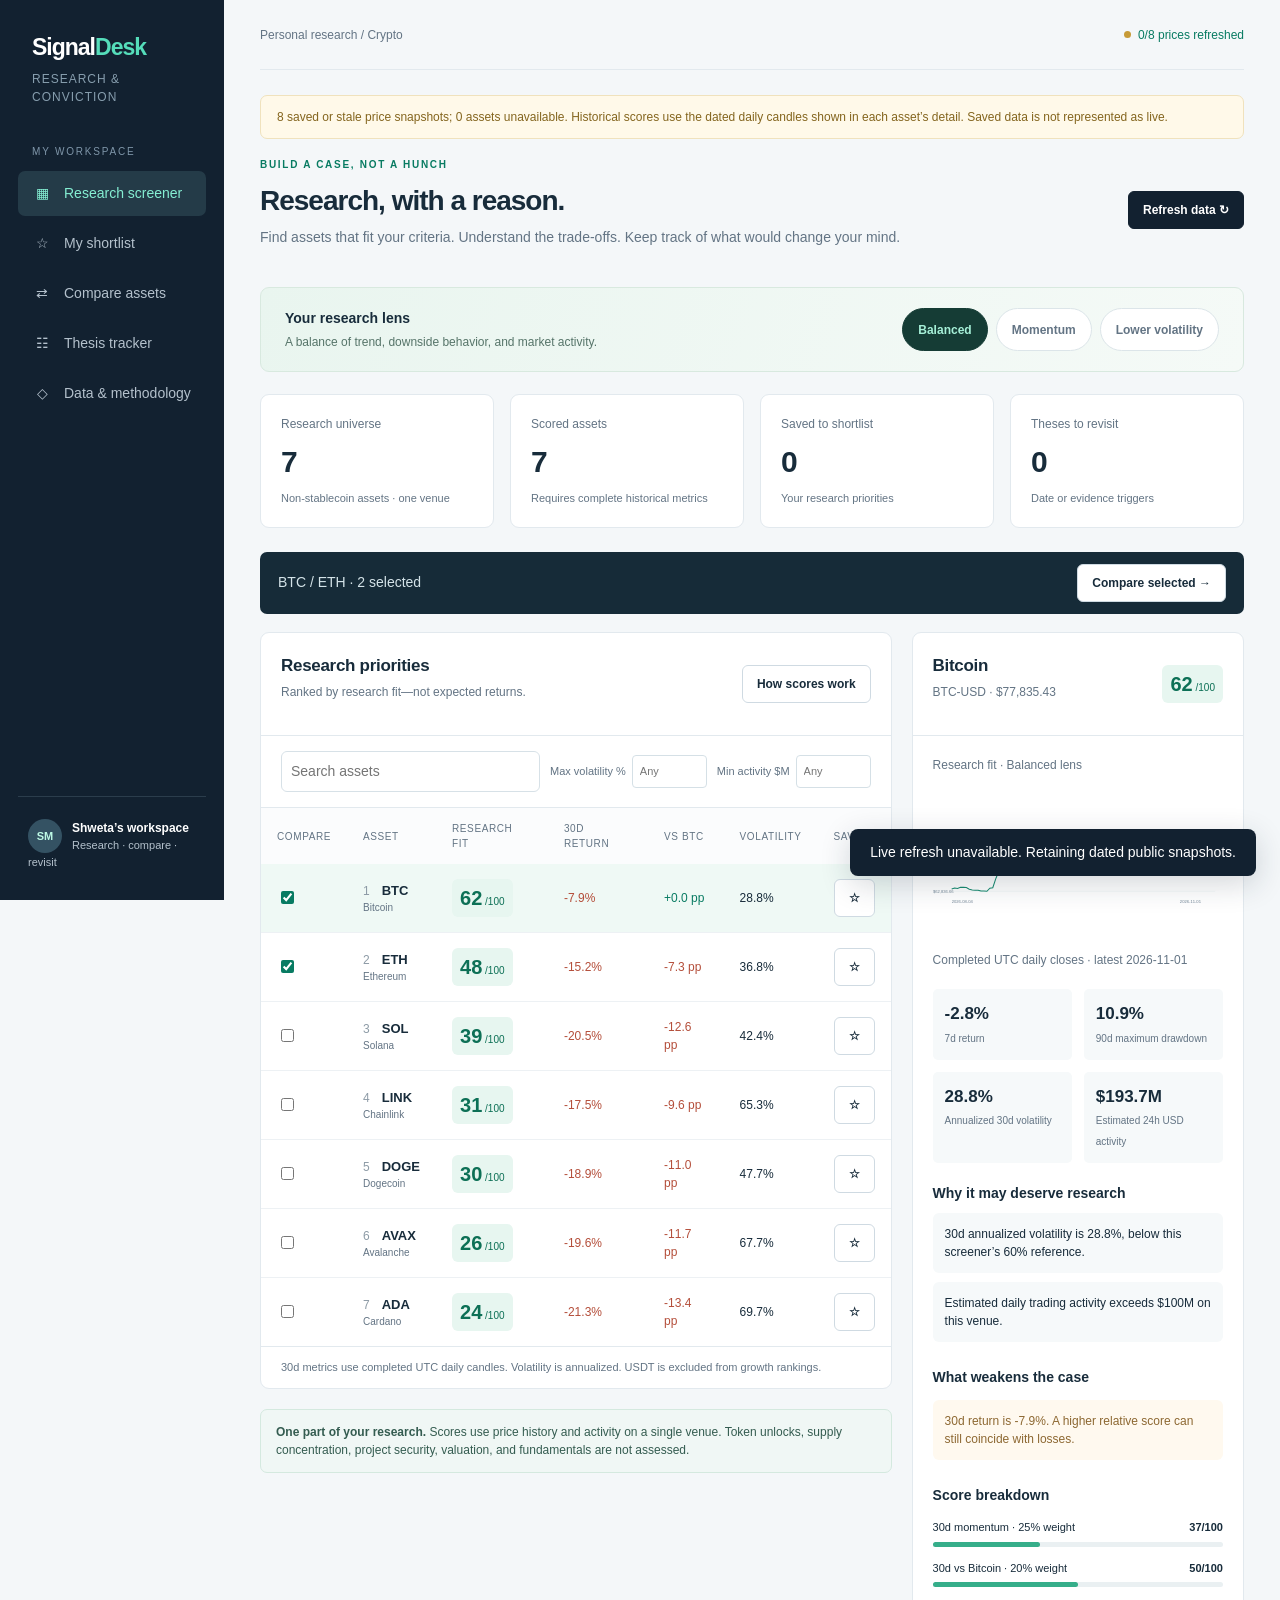
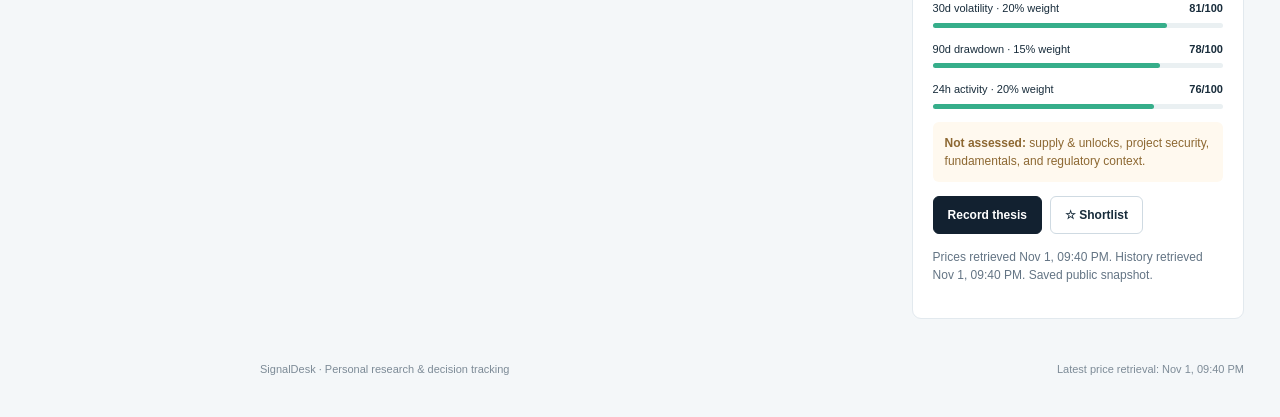
<file: signaldesk/index.html>
<!doctype html><html lang="en"><head><meta charset="UTF-8"><meta name="viewport" content="width=device-width,initial-scale=1"><title>SignalDesk | Crypto Research & Thesis Tracker</title><meta name="description" content="An explainable crypto research screener with public market data, asset comparisons, and a personal thesis tracker."><link rel="stylesheet" href="base.css"><style>
.brand{font-size:23px}.topbar{margin-bottom:25px}.head p{max-width:730px}main{max-width:1700px}.scorebox{background:#e7f6f0;color:#0d7056;font-size:20px;font-weight:750;border-radius:6px;display:inline-block;min-width:48px;padding:4px 8px;text-align:center}.scorebox small{font-size:10px;font-weight:400}.tabnums{font-variant-numeric:tabular-nums}.neg{color:#b44e3a}.muted{color:var(--muted)}.rank{font-size:12px;color:#8d9ba6;margin-right:12px}.coinname{font-weight:700;font-size:13px}.coinname small{display:block;font-size:10px;font-weight:400;color:var(--muted)}.pillbtn{border:1px solid #dce5e9;background:white;padding:8px 15px;border-radius:30px;font-weight:600;font-size:12px;color:var(--muted)}.pillbtn.active{background:#153c35;color:#a6f0d8;border-color:#153c35}.styles{display:flex;gap:8px;flex-wrap:wrap}.intro{padding:20px 24px;background:linear-gradient(110deg,#e9f5ef,#f5faf7);border:1px solid #d8e9df;border-radius:9px;margin-bottom:22px;display:flex;justify-content:space-between;gap:25px}.intro p{margin:4px 0 0;font-size:12px;color:#567469}.warning{border-radius:7px;background:#fff9e9;color:#84651e;border:1px solid #f0e2bd;padding:12px 16px;font-size:12px;margin-bottom:18px}.stickycompare{background:#162b38;color:#d4e3e8;border-radius:7px;padding:12px 18px;display:flex;justify-content:space-between;align-items:center;margin:0 0 18px;gap:10px}.detailname{display:flex;justify-content:space-between;align-items:center}.factor{margin:13px 0}.factorhead{display:flex;justify-content:space-between;font-size:11px}.factorbar{height:5px;border-radius:3px;background:#eaf0f2;margin-top:6px}.factorbar i{height:100%;display:block;background:#36ae8a;border-radius:3px}.evidence{padding:12px;background:#f6f9fa;border-radius:6px;margin-top:9px;font-size:12px}.caution{background:#fff9ef;color:#8d6832}.chart{width:100%;height:165px;display:block;margin-top:12px}.detailmetric{display:grid;grid-template-columns:1fr 1fr;gap:12px;margin:20px 0}.detailmetric>div{padding:12px;background:#f6f9fa;border-radius:5px}.detailmetric b{display:block;font-size:17px}.detailmetric span{font-size:10px;color:var(--muted)}.grid{grid-template-columns:minmax(0,1.9fr) minmax(300px,1fr)}.researchlist{display:grid;grid-template-columns:repeat(3,1fr);gap:15px}.researchcard{border:1px solid var(--line);border-radius:8px;background:white;padding:20px}.researchcard h2{margin-bottom:8px}.entry{padding:20px;border-bottom:1px solid var(--line)}.entry p{white-space:pre-wrap;margin-top:10px}.formgrid{display:grid;grid-template-columns:1fr 1fr;gap:15px}.field label{font-size:12px;font-weight:600;display:block;margin-bottom:7px}.field input,.field select{border:1px solid #d5e0e6;border-radius:5px;padding:9px;width:100%;background:white;color:var(--ink)}.field textarea{min-height:90px}.thesishead{display:flex;justify-content:space-between;gap:12px;align-items:center}.thesistext{white-space:pre-wrap}.emptymsg{text-align:center;padding:40px 20px;color:var(--muted)}.comparetable th,.comparetable td{padding:15px 20px}.comparetable td:first-child{color:var(--muted);width:26%}.checklist{display:grid;grid-template-columns:1fr 1fr;gap:10px}.checks label{display:flex;gap:8px;font-size:12px;margin:8px 0}.checks input{accent-color:#087b62}.sourcecode{font:11px/1.7 monospace;word-break:break-all;padding:12px;background:#f5f8f9;border-radius:6px}.modal{position:fixed;inset:0;background:#10233070;display:grid;place-items:center;z-index:20;padding:20px}.modalbody{max-width:760px;max-height:90vh;overflow:auto;width:100%;background:white;border-radius:12px;padding:28px}.visuallyhidden{position:absolute;width:1px;height:1px;overflow:hidden;clip-path:inset(50%)}.tablehint{font-size:11px;color:var(--muted);padding:12px 20px;border-top:1px solid var(--line)}.brief{font-size:12px;color:var(--muted);margin-top:5px}.filterlabel{font-size:11px;color:var(--muted);display:flex;gap:6px;align-items:center}.filterlabel input{width:75px;border:1px solid #d5e0e6;border-radius:4px;padding:7px}.plotlabel{font-size:10px;fill:#718595}.two{display:grid;grid-template-columns:1fr 1fr;gap:20px}.taskbadge{padding:4px 8px;border-radius:4px;background:#fff4db;color:#8c661a;font-size:10px}.weights{display:flex;gap:8px;flex-wrap:wrap}.weights span{font-size:11px;border:1px solid var(--line);border-radius:5px;padding:6px 9px}input[type=checkbox]{accent-color:#087b62}.footer{margin-top:22px}.nowrap{white-space:nowrap}.pagehint{max-width:780px;color:var(--muted);font-size:12px}.sourcehealth{display:flex;justify-content:space-between;font-size:11px;border-bottom:1px solid var(--line);padding:10px 0}@media(max-width:1180px){.grid{grid-template-columns:1fr}.researchlist{grid-template-columns:1fr 1fr}}@media(max-width:700px){.intro{display:block}.styles{margin-top:15px}.formgrid,.two,.researchlist{grid-template-columns:1fr}.stickycompare{font-size:12px}.head{display:block}.head .btn{max-width:none;margin-top:12px}.checklist{grid-template-columns:1fr}main{padding:0 14px 30px}.modalbody{padding:18px}.cards{grid-template-columns:1fr 1fr}.researchcard{padding:16px}}
</style></head><body><aside><div class="brand">Signal<span>Desk</span><div class="small" style="font-weight:400;color:#879eae;letter-spacing:1px;margin-top:5px">RESEARCH & CONVICTION</div></div><div class="navlabel">MY WORKSPACE</div><nav aria-label="Main navigation"><button data-page="screener" class="active"><span class="navicon">▦</span>Research screener</button><button data-page="shortlist"><span class="navicon">☆</span>My shortlist</button><button data-page="compare"><span class="navicon">⇄</span>Compare assets</button><button data-page="theses"><span class="navicon">☷</span>Thesis tracker</button><button data-page="methods"><span class="navicon">◇</span>Data & methodology</button></nav><div class="author"><div class="avatar">SM</div><strong>Shweta’s workspace</strong><p>Research · compare · revisit</p></div></aside><main><header class="topbar"><span>Personal research / Crypto</span><span class="live"><i class="dot" id="feedDot"></i><span id="feed">Loading public data…</span></span></header><div class="warning hidden" id="datawarning" role="status"></div>
<section id="screener" class="page"><div class="head"><div><div class="eyebrow">BUILD A CASE, NOT A HUNCH</div><h1>Research, with a reason.</h1><p class="sub">Find assets that fit your criteria. Understand the trade-offs. Keep track of what would change your mind.</p></div><button class="btn primary" id="refresh">Refresh data ↻</button></div><div class="intro"><div><b>Your research lens</b><p id="lensdesc"></p></div><div class="styles" id="styles"><button class="pillbtn" data-style="balanced">Balanced</button><button class="pillbtn" data-style="momentum">Momentum</button><button class="pillbtn" data-style="defensive">Lower volatility</button></div></div><div class="cards" id="metrics"></div><div class="stickycompare hidden" id="comparebar"><span id="comparetext"></span><button class="btn" id="comparego">Compare selected →</button></div><div class="grid"><div><div class="panel"><div class="panelhead"><div><h2>Research priorities</h2><p class="brief">Ranked by research fit—not expected returns.</p></div><button class="btn" id="methodlink">How scores work</button></div><div class="toolbar"><input type="search" id="search" placeholder="Search assets" aria-label="Search assets"><label class="filterlabel">Max volatility %<input id="maxvol" type="number" min="1" max="500" placeholder="Any" aria-label="Maximum annualized volatility"></label><label class="filterlabel">Min activity $M<input id="minvolume" type="number" min="0" step="1" placeholder="Any" aria-label="Minimum estimated daily USD activity"></label></div><div class="tableresponsive"><table><thead><tr><th>Compare</th><th>Asset</th><th>Research fit</th><th>30d return</th><th>vs BTC</th><th>Volatility</th><th>Save</th></tr></thead><tbody id="ranking"></tbody></table></div><div class="tablehint">30d metrics use completed UTC daily candles. Volatility is annualized. USDT is excluded from growth rankings.</div></div><div class="callout"><b>One part of your research.</b> Scores use price history and activity on a single venue. Token unlocks, supply concentration, project security, valuation, and fundamentals are not assessed.</div></div><div class="panel" id="assetdetail"></div></div></section>
<section id="shortlist" class="page hidden"><div class="head"><div><div class="eyebrow">FOCUS YOUR NEXT REVIEW</div><h1>My shortlist</h1><p class="sub">Assets you’ve saved, with current evidence and open questions.</p></div></div><div class="researchlist" id="shortlistcards"></div></section>
<section id="compare" class="page hidden"><div class="head"><div><div class="eyebrow">MAKE THE TRADE-OFF VISIBLE</div><h1>Compare the evidence.</h1><p class="sub">Select up to three assets in the screener to compare trend, downside, and activity.</p></div><button class="btn" id="backtoscreener">Choose assets</button></div><div id="comparecontent"></div></section>
<section id="theses" class="page hidden"><div class="head"><div><div class="eyebrow">WHAT WOULD CHANGE YOUR MIND?</div><h1>Thesis tracker</h1><p class="sub">Record your reasoning, review date, and invalidation criteria. Compare today’s evidence with what you saved.</p></div><div class="actions"><button class="btn" id="export">Export research</button><button class="btn primary" id="newthesis">New thesis +</button></div></div><div id="thesiscards"></div><div class="panel" style="margin-top:24px"><div class="panelhead"><h2>Research journal</h2><span class="small sub">Saved in this browser</span></div><div class="pad"><label class="small" for="journalnote">Add an observation</label><textarea id="journalnote" placeholder="What changed? What evidence should I revisit?" style="margin:10px 0"></textarea><button class="btn" id="addjournal">Save observation</button></div><div id="journalentries"></div></div><p class="pagehint">Notes stay in this browser and do not sync across devices. Export to keep a backup. Existing SignalDesk journal entries are retained.</p></section>
<section id="methods" class="page hidden"><div class="head"><div><div class="eyebrow">OPEN THE BLACK BOX</div><h1>Data & methodology</h1><p class="sub">Transparent inputs, fixed formulas, and visible limitations.</p></div></div><div class="two"><div><div class="panel pad"><h2>What the score means</h2><p style="margin-top:12px">Research fit is a weighted score from 0–100 that summarizes historical market behavior under your selected lens. It is not a probability, a valuation, a forecast, or a recommendation to buy.</p><p class="small sub">Scores are absolute transforms, not percentiles. They do not improve merely because another asset is removed. Assets without sufficient data receive no score.</p><h3 class="sectiontitle">Active weights</h3><div id="weightlabels" class="weights"></div><h3 class="sectiontitle">Fixed factor transforms (clipped to 0–100)</h3><div class="sourcecode">Momentum = 50 + (30d return / 30) × 50<br>Relative = 50 + (30d return minus BTC 30d return) / 15 × 50<br>Stability = 100 − annualized 30d volatility / 150 × 100<br>Drawdown = 100 − maximum 90d drawdown / 50 × 100<br>Activity = (log10(estimated USD volume) − 6) / 3 × 100</div><p class="small sub" style="margin-top:12px">These bounds and weights are research heuristics chosen for this app. They have not been backtested or validated for investment performance. “Lower volatility” is relative to the available crypto assets, not a claim of low financial risk.</p></div><div class="panel pad"><h2>Calculation details</h2><p class="small sub" style="margin-top:12px">7d and 30d returns compare the latest completed daily close with the close exactly 7 or 30 calendar days earlier. Bitcoin-relative return is the difference in percentage points over matching dates.</p><p class="small sub">Volatility uses the sample standard deviation of 30 daily log returns × √365. Maximum drawdown is the largest close-to-prior-peak decline across 90 consecutive daily closes. All required metrics must be available to score an asset.</p><p class="small sub">Estimated daily USD activity = 24h base-asset trading volume × last price. It is an activity proxy, not order-book depth or a guarantee of executable liquidity.</p></div></div><div><div class="panel pad"><h2>Public sources</h2><p style="margin-top:12px">Coinbase Exchange statistics and daily candles. No brokerage account, wallet, API key, or private holdings are connected.</p><div class="sourcecode">GET /products/{ASSET}-USD/stats<br>GET /products/{ASSET}-USD/candles?granularity=86400</div><p style="margin-top:12px"><a href="https://docs.cdp.coinbase.com/api-reference/exchange-api/rest-api/products/get-product-stats" target="_blank" rel="noopener">Statistics documentation ↗</a><br><a href="https://docs.cdp.coinbase.com/api-reference/exchange-api/rest-api/products/get-product-candles" target="_blank" rel="noopener">Daily candles documentation ↗</a></p><p class="small sub">The current UTC day is excluded from historical calculations. Candle gaps are not filled. Statistics refresh on demand and every 60 seconds while this page is visible and you aren’t editing. History refreshes at most every 30 minutes. Saved source data remains labeled when refreshes fail.</p><div id="sourcehealth"></div></div><div class="panel pad"><h2>Due diligence still to do</h2><p class="small sub" style="margin-top:12px">The app does not verify token supply schedules, unlocks, holder concentration, issuer financials, protocol exploits, contract permissions, or regulatory status. Record those checks and their sources in your thesis before making a decision.</p><p class="small sub">Public price movements cannot establish fraud or account abuse. Past performance and a high research-fit score do not establish future returns.</p></div></div></div></section>
<footer class="footer"><span>SignalDesk · Personal research & decision tracking</span><span id="lastupdated">Coinbase Exchange public data</span></footer></main>
<div class="modal hidden" id="thesismodal" role="dialog" aria-modal="true" aria-labelledby="formtitle"><div class="modalbody"><div class="head"><h2 id="formtitle">Record your thesis</h2><button class="btn" id="closemodal" aria-label="Close thesis form">Close ×</button></div><form id="thesisform"><div class="formgrid"><div class="field"><label for="thesisasset">Asset</label><select id="thesisasset"></select></div><div class="field"><label for="reviewdate">Next review</label><input type="date" id="reviewdate" required></div></div><div class="field" style="margin-top:16px"><label for="thesisreason">Why is this asset worth researching?</label><textarea id="thesisreason" minlength="10" required placeholder="Your thesis and supporting evidence."></textarea></div><div class="field" style="margin-top:16px"><label for="invalidate">What would invalidate your thesis?</label><textarea id="invalidate" minlength="10" required placeholder="Specific conditions or evidence that would change your view."></textarea></div><div class="formgrid" style="margin:16px 0"><div class="field"><label for="triggerrelative">Flag if 30d vs BTC falls below (pp)</label><input type="number" step="0.1" id="triggerrelative" value="-5" required></div><div class="field"><label for="triggerdd">Flag if 90d drawdown exceeds (%)</label><input type="number" min="0.1" max="100" step="0.1" id="triggerdd" value="25" required></div></div><h3>Due-diligence checklist</h3><div class="checks checklist"><label><input type="checkbox" id="checkunlocks">Supply & unlocks reviewed</label><label><input type="checkbox" id="checksecurity">Security history reviewed</label><label><input type="checkbox" id="checkfundamentals">Fundamentals reviewed</label><label><input type="checkbox" id="checkregulatory">Regulatory context reviewed</label></div><p class="small sub" style="margin:12px 0">Checklist items are your own attestations, not independently verified by SignalDesk. Add source links in your reasoning.</p><button class="btn primary" type="submit">Save thesis & current snapshot</button></form></div></div><div class="toast hidden" id="toast" role="status"></div><script type="module" src="app.js"></script></body></html>
</file>
<file: signaldesk/base.css>
:root{--ink:#182c3b;--muted:#637484;--line:#e2e9ee;--green:#087b62;--mint:#55ddba;--nav:#122130;--bg:#f4f7f9}*{box-sizing:border-box}body{margin:0;background:var(--bg);font:14px/1.5 -apple-system,BlinkMacSystemFont,'Segoe UI',sans-serif;color:var(--ink)}button,input,select,textarea{font:inherit}button,a,input,select,textarea{outline-offset:4px}button{cursor:pointer}button:disabled{cursor:default;opacity:.5}aside{position:fixed;inset:0 auto 0 0;width:224px;background:var(--nav);padding:30px 18px;color:#b4c1cc;display:flex;flex-direction:column;z-index:4}.brand{color:white;font-size:24px;font-weight:750;letter-spacing:-1px;padding:0 14px}.brand span{color:var(--mint)}.small{font-size:12px}.navlabel{font-size:10px;letter-spacing:1.8px;margin:38px 14px 12px;color:#7f96a9}nav button{width:100%;border:0;color:#b4c1cc;background:none;text-align:left;padding:12px 14px;border-radius:7px;margin-bottom:5px;display:flex;gap:12px;align-items:center}nav button.active{background:#243b48;color:#85efd3}nav button:hover{background:#203542}.navicon{width:20px;text-align:center}.author{margin-top:auto;border-top:1px solid #2b3d4c;padding:22px 10px 0}.avatar{float:left;margin-right:10px;border-radius:50%;background:#345263;color:#bdf9e5;width:34px;height:34px;display:grid;place-items:center;font-size:11px;font-weight:700}.author strong{color:#fff;display:block;font-size:12px}.author p{margin:0;font-size:11px}main{margin-left:224px;padding:0 36px 40px;max-width:1800px}.topbar{height:70px;display:flex;justify-content:space-between;align-items:center;border-bottom:1px solid var(--line);margin-bottom:30px;color:var(--muted);font-size:12px}.live{color:var(--green);display:flex;align-items:center;gap:7px}.dot{height:7px;width:7px;background:#1da782;border-radius:100%}.head{display:flex;justify-content:space-between;gap:16px;align-items:center;margin-bottom:25px}h1{font-size:29px;letter-spacing:-1px;margin:0 0 5px}h2{font-size:17px;letter-spacing:-.3px;margin:0}h3{font-size:14px;margin:0 0 8px}p{margin:0 0 14px}.sub{color:var(--muted)}.eyebrow{color:var(--green);font-size:10px;font-weight:750;letter-spacing:1.7px;margin-bottom:8px}.btn{border:1px solid #cfdae2;background:white;color:var(--ink);border-radius:6px;padding:9px 14px;font-weight:600;font-size:12px}.btn:hover{background:#edf3f5}.primary{background:var(--nav);border-color:var(--nav);color:white}.primary:hover{background:#284458}.ghost{background:transparent}.cards{display:grid;grid-template-columns:repeat(4,1fr);gap:16px;margin-bottom:24px}.card{border:1px solid var(--line);border-radius:9px;background:white;padding:20px}.metric{font-size:30px;font-weight:700;letter-spacing:-1px;margin:6px 0}.label{color:var(--muted);font-size:12px}.change{font-size:11px;color:var(--muted)}.green{color:var(--green)}.grid{display:grid;grid-template-columns: minmax(0,1.8fr) minmax(280px,1fr);gap:20px}.panel{background:white;border:1px solid var(--line);border-radius:9px;overflow:hidden;margin-bottom:20px}.panelhead{display:flex;justify-content:space-between;gap:12px;align-items:center;padding:20px;border-bottom:1px solid var(--line)}.pad{padding:20px}.toolbar{display:flex;gap:10px;flex-wrap:wrap;padding:15px 20px;border-bottom:1px solid var(--line)}input[type=search],select,textarea{border:1px solid #d7e1e7;background:white;border-radius:6px;padding:9px;color:var(--ink)}input[type=search]{min-width:180px;flex:1}table{border-collapse:collapse;width:100%;font-size:12px}th{text-align:left;font-weight:500;color:var(--muted);font-size:10px;letter-spacing:.6px;text-transform:uppercase;background:#fbfcfd;padding:13px 16px}td{padding:15px 16px;border-bottom:1px solid #edf1f4}tbody tr{cursor:pointer}tbody tr:hover{background:#f6faf9}tbody tr.selected{background:#eff9f5}tbody tr:last-child td{border-bottom:0}.badge{border-radius:4px;padding:3px 7px;font-size:10px;font-weight:650;white-space:nowrap;display:inline-block}.high{background:#fff0ec;color:#aa4428}.medium{background:#fff7df;color:#977010}.low{background:#eaf6f0;color:#18715b}.neutral{background:#eef2f6;color:#576b7e}.score{font-weight:750}.caseid{font-weight:650}.caseid small{font-weight:400;color:var(--muted);display:block;font-size:10px;margin-top:3px}.detailtitle{display:flex;justify-content:space-between;margin-bottom:18px}.kv{display:flex;justify-content:space-between;border-bottom:1px solid #eef1f4;padding:9px 0;font-size:12px}.kv span:first-child{color:var(--muted)}.signal{display:flex;gap:10px;border:1px solid var(--line);padding:10px;border-radius:6px;font-size:12px;margin:8px 0}.signal b{font-size:13px}.timeline{border-left:1px solid #d5e3e1;padding-left:16px;margin:15px 0}.timeline div{font-size:12px;margin-bottom:14px;position:relative}.timeline div:before{content:'';width:7px;height:7px;border-radius:50%;background:#46b99a;position:absolute;left:-20px;top:6px}.timeline small{display:block;color:var(--muted);font-size:10px}.actions{display:flex;gap:8px;flex-wrap:wrap;margin-top:14px}textarea{width:100%;resize:vertical;min-height:75px}.callout{background:#f0f7f5;border:1px solid #d4e9df;border-radius:7px;padding:13px 15px;font-size:12px;color:#345c50}.footer{font-size:11px;color:#7d8b97;margin-top:24px;display:flex;justify-content:space-between;gap:15px}.hidden{display:none!important}.step{display:flex;gap:12px;padding:15px 0;border-bottom:1px solid var(--line)}.stepnum{border-radius:50%;background:#e8f4ef;color:var(--green);width:28px;height:28px;flex-shrink:0;display:grid;place-items:center;font-weight:700}.step p{font-size:12px;color:var(--muted);margin:4px 0 0}.simgrid{display:grid;grid-template-columns:1fr 1.2fr;gap:24px}.range{width:100%;accent-color:var(--green);margin:22px 0}.barrow{display:flex;gap:12px;align-items:center;font-size:12px;margin:18px 0}.barlabel{width:130px}.bar{flex:1;height:10px;background:#edf2f5;border-radius:4px;overflow:hidden}.bar i{display:block;height:100%;background:#37b797}.barrow b{width:48px;text-align:right}.pill{background:#edf5f2;color:#16755d;padding:4px 9px;border-radius:20px;font-size:11px}a{color:#087b62}.sectiontitle{margin:25px 0 12px}details{border:1px solid var(--line);padding:14px;border-radius:6px;margin-bottom:10px}summary{cursor:pointer;font-weight:650}details p{font-size:13px;color:var(--muted);margin-top:12px}.toast{position:fixed;bottom:24px;right:24px;background:var(--nav);color:white;padding:13px 20px;border-radius:8px;z-index:10;box-shadow:0 8px 30px #182c3b30}.tableresponsive{overflow:auto}.empty{text-align:center;color:var(--muted);padding:35px}.path{display:flex;gap:8px;flex-wrap:wrap;margin-top:12px}.path span{font-size:11px;border-radius:4px;background:#f1f5f7;padding:6px 9px}.legend{display:flex;gap:18px;font-size:11px;color:var(--muted);margin-top:14px}.legend span:before{content:'';display:inline-block;width:8px;height:8px;margin-right:6px;background:#37b797;border-radius:2px}.legend span:last-child:before{background:#e4a967}
@media(min-width:1500px){main{padding:0 50px 40px}.grid{grid-template-columns:minmax(0,2.2fr) minmax(330px,1fr)}}@media(max-width:1150px){aside{width:190px}main{margin-left:190px;padding:0 22px 30px}.grid{grid-template-columns:1fr}.cards{gap:10px}.card{padding:15px}.simgrid{grid-template-columns:1fr}}@media(max-width:700px){aside{position:static;width:auto;padding:16px}.brand{padding:0}.navlabel,.author{display:none}nav{display:flex;overflow:auto;margin-top:14px;gap:6px}nav button{white-space:nowrap;width:auto;padding:8px;font-size:11px}.navicon{display:none}main{margin-left:0;padding:0 16px 25px}.topbar{height:52px;margin-bottom:20px}.cards{grid-template-columns:repeat(2,1fr)}h1{font-size:24px}.head{align-items:flex-start}.head .btn{max-width:110px}.footer{display:block}.simgrid{grid-template-columns:1fr}}
.price{font-size:31px;letter-spacing:-1px;font-weight:700}.chart{height:230px;width:100%;display:block;margin-top:15px}.coin{background:#edf3f5;border-radius:50%;width:30px;height:30px;display:inline-grid;place-items:center;font-size:10px;font-weight:750;margin-right:8px;color:#264859}input[type=number]{border:1px solid #d7e1e7;padding:8px;border-radius:5px;width:90px}.rule{display:flex;justify-content:space-between;align-items:center;gap:12px;margin:16px 0;padding:12px;background:#f8fafb;border:1px solid var(--line);border-radius:6px}.datawarn{background:#fff8e8;border:1px solid #efdfb5;padding:12px 16px;border-radius:7px;color:#82631b;margin-bottom:20px;font-size:12px}.sync{font-size:11px;color:var(--muted)}.journalentry{border-bottom:1px solid var(--line);padding:18px 20px}.journalentry p{white-space:pre-wrap;margin:8px 0 0}.spark{width:100%;height:42px;display:block}.neg{color:#b5513b}.emptybox{padding:45px 20px;text-align:center;color:var(--muted)}.tabnums{font-variant-numeric:tabular-nums}.viewlink{border:0;background:none;color:var(--green);padding:0;text-decoration:underline}.controls{display:flex;gap:12px;flex-wrap:wrap;align-items:center}.sourcepath{word-break:break-all;background:#f4f7f9;padding:10px;font:11px/1.7 monospace;border-radius:5px}h1{font-size:28px}
</file>
